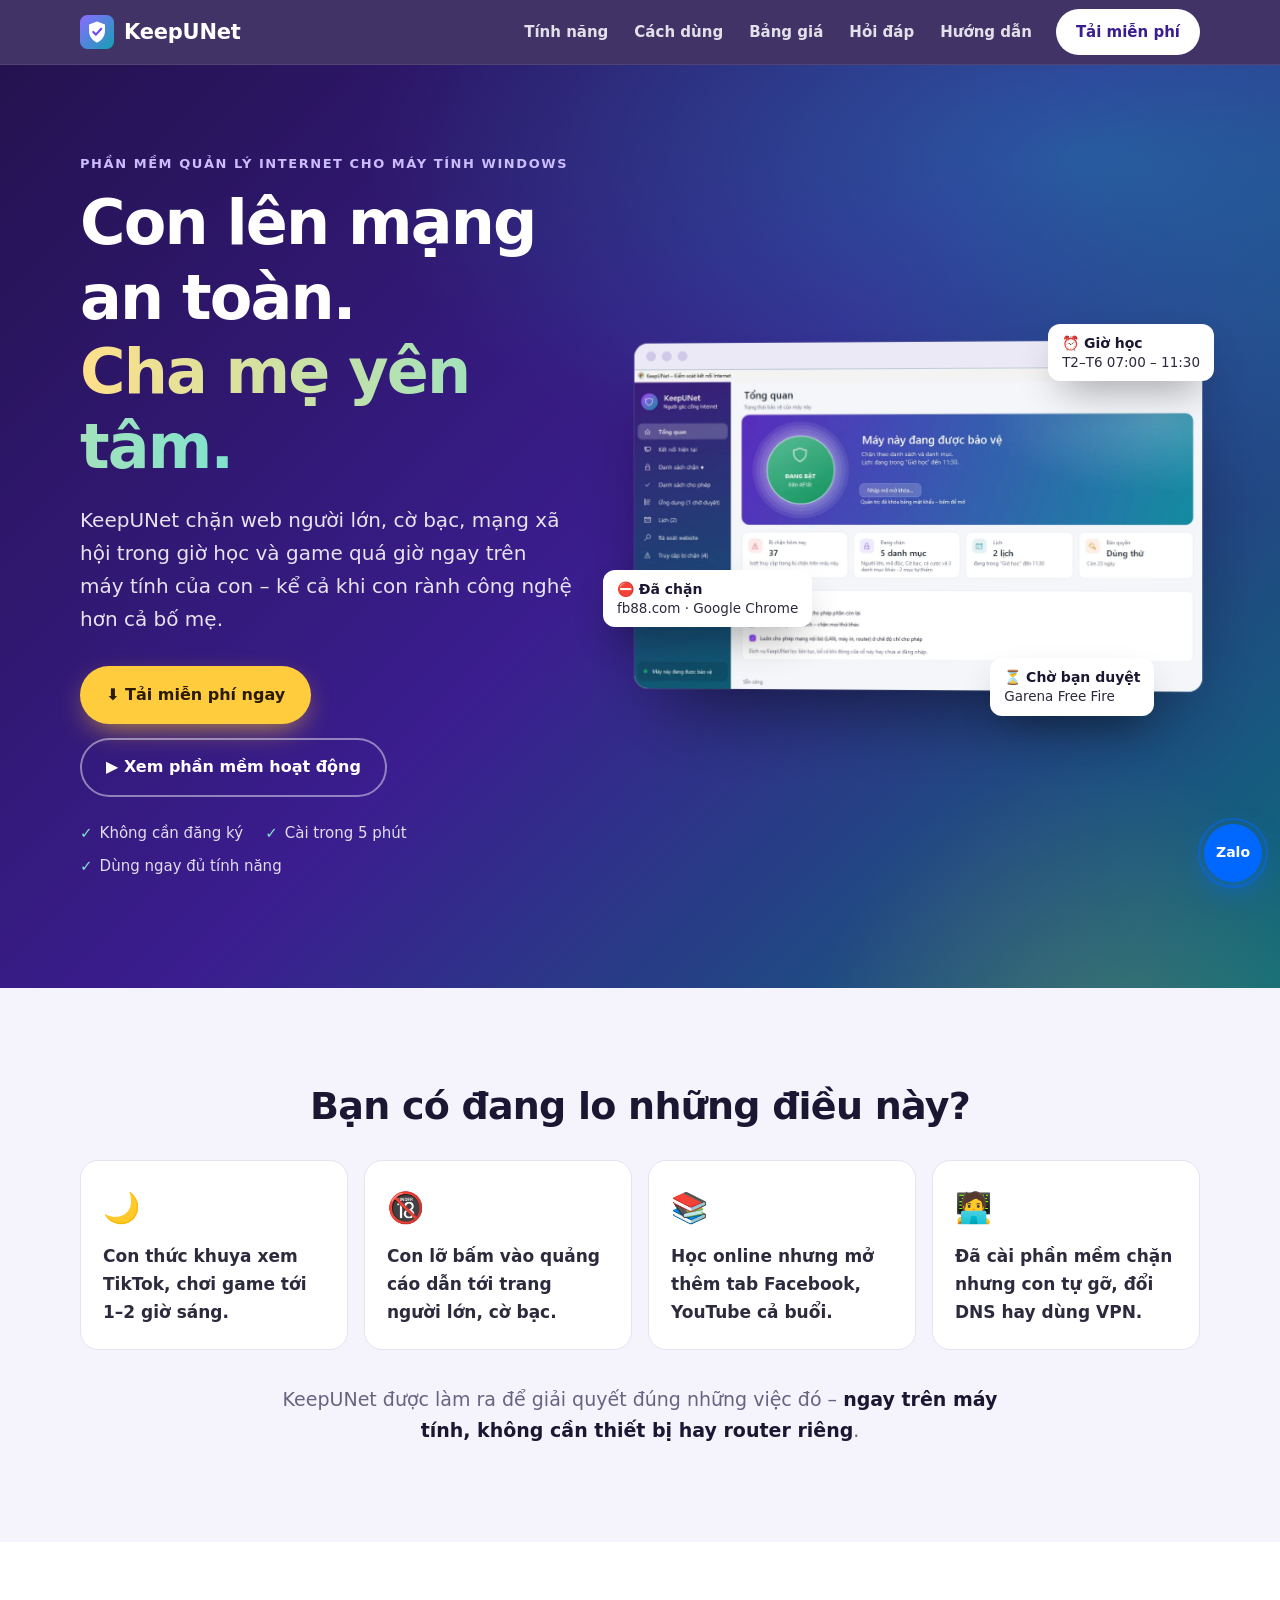
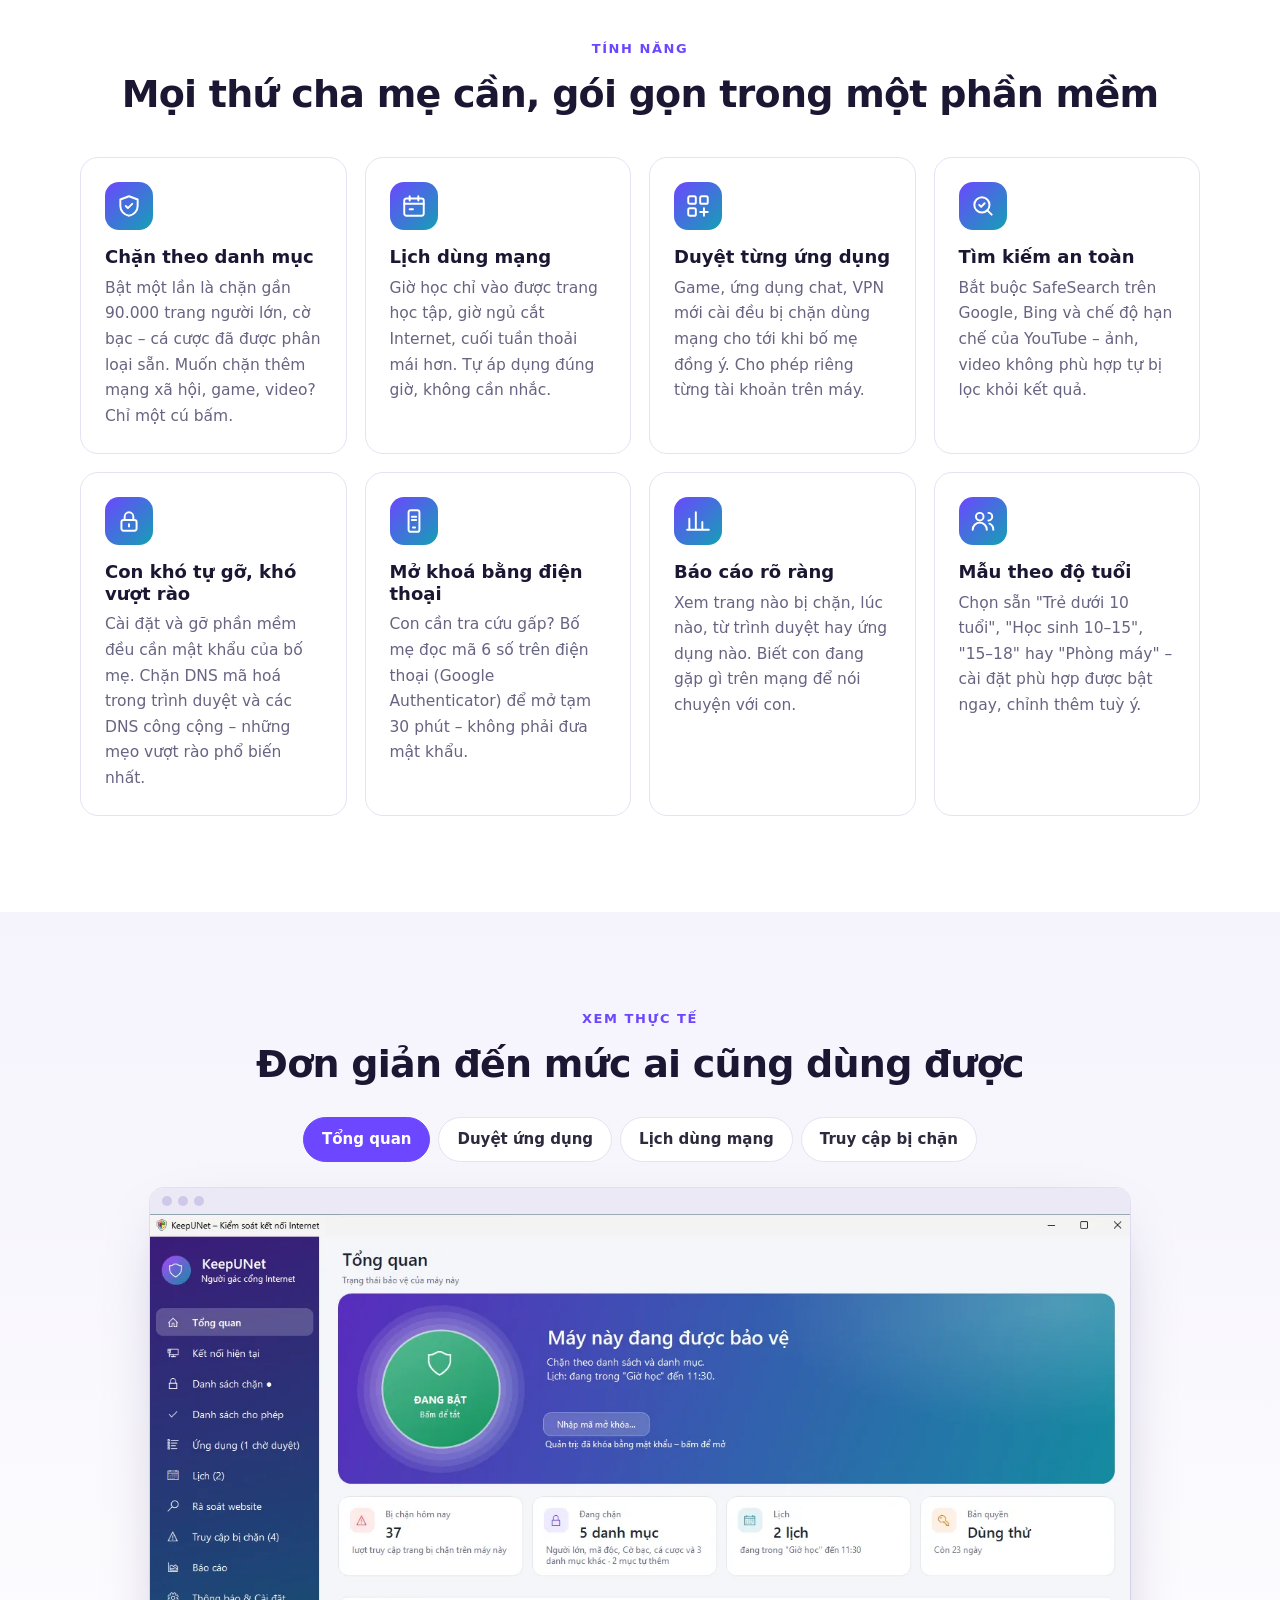
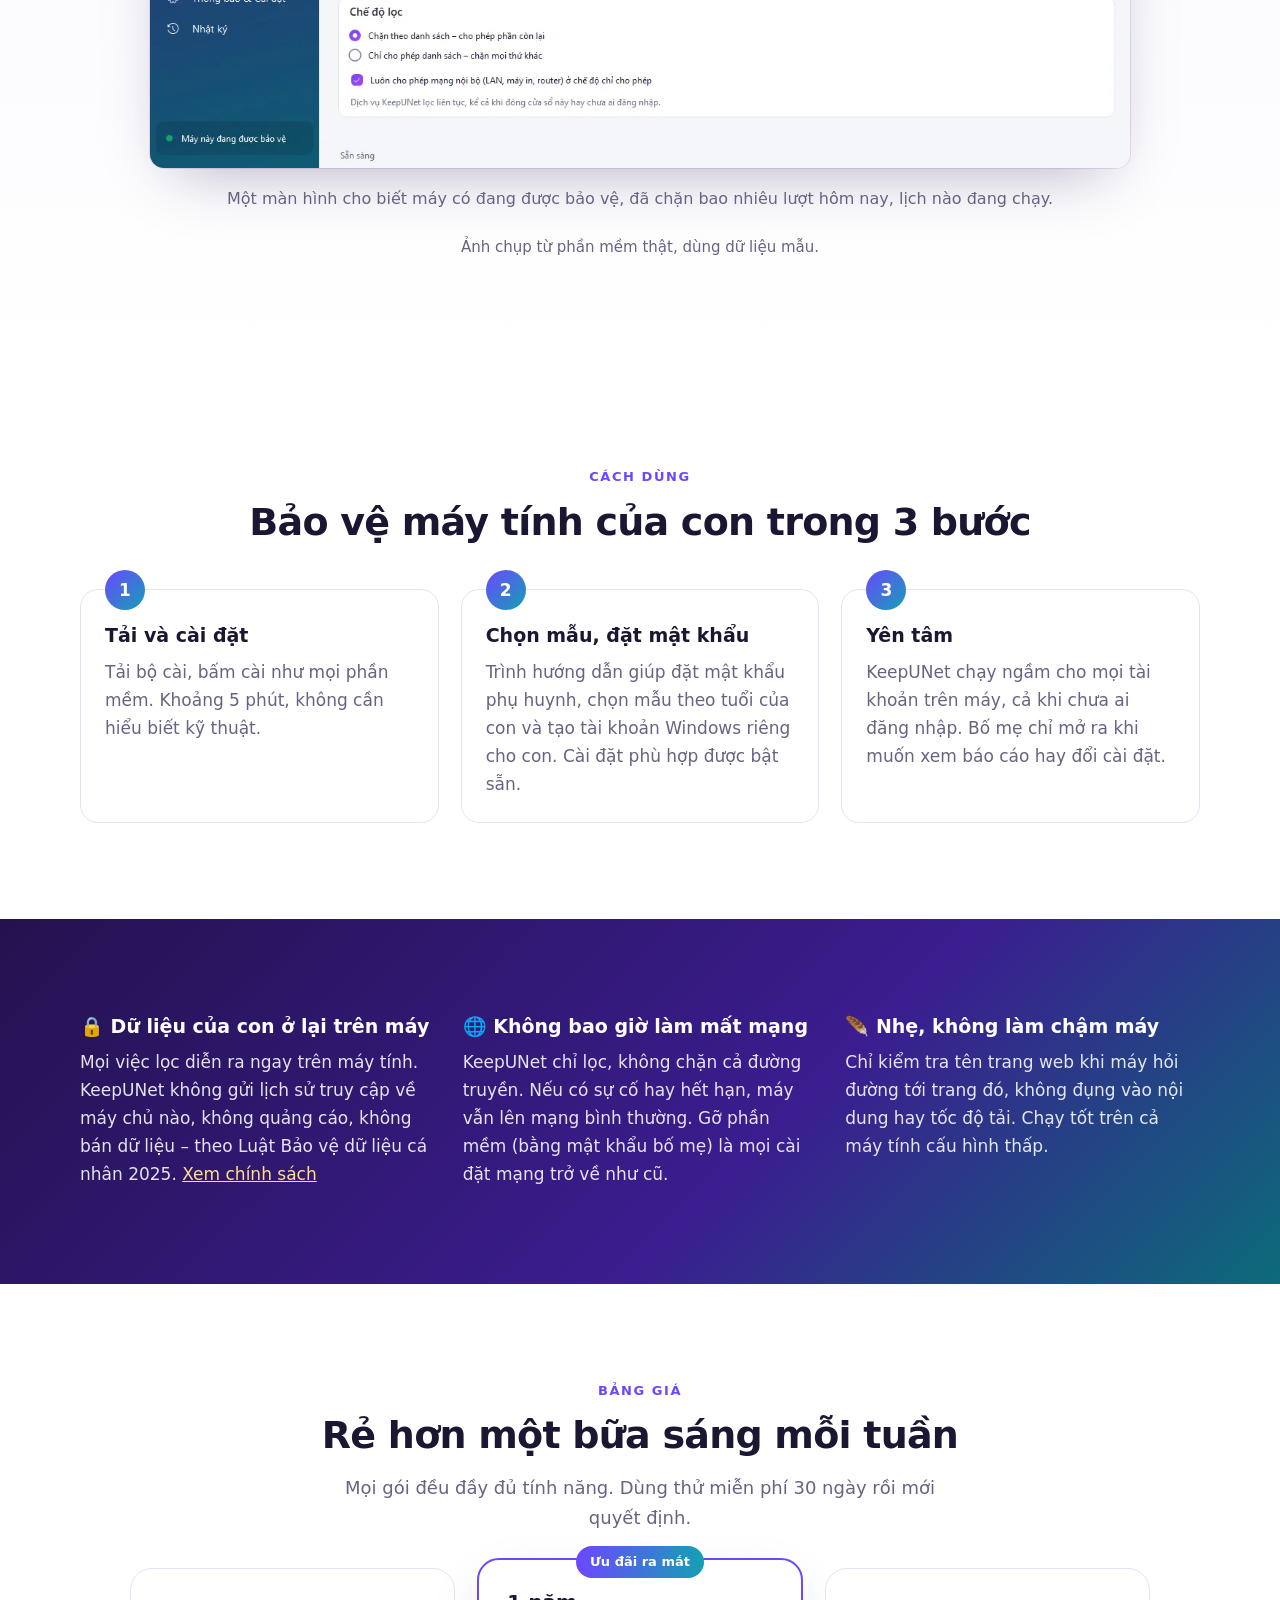
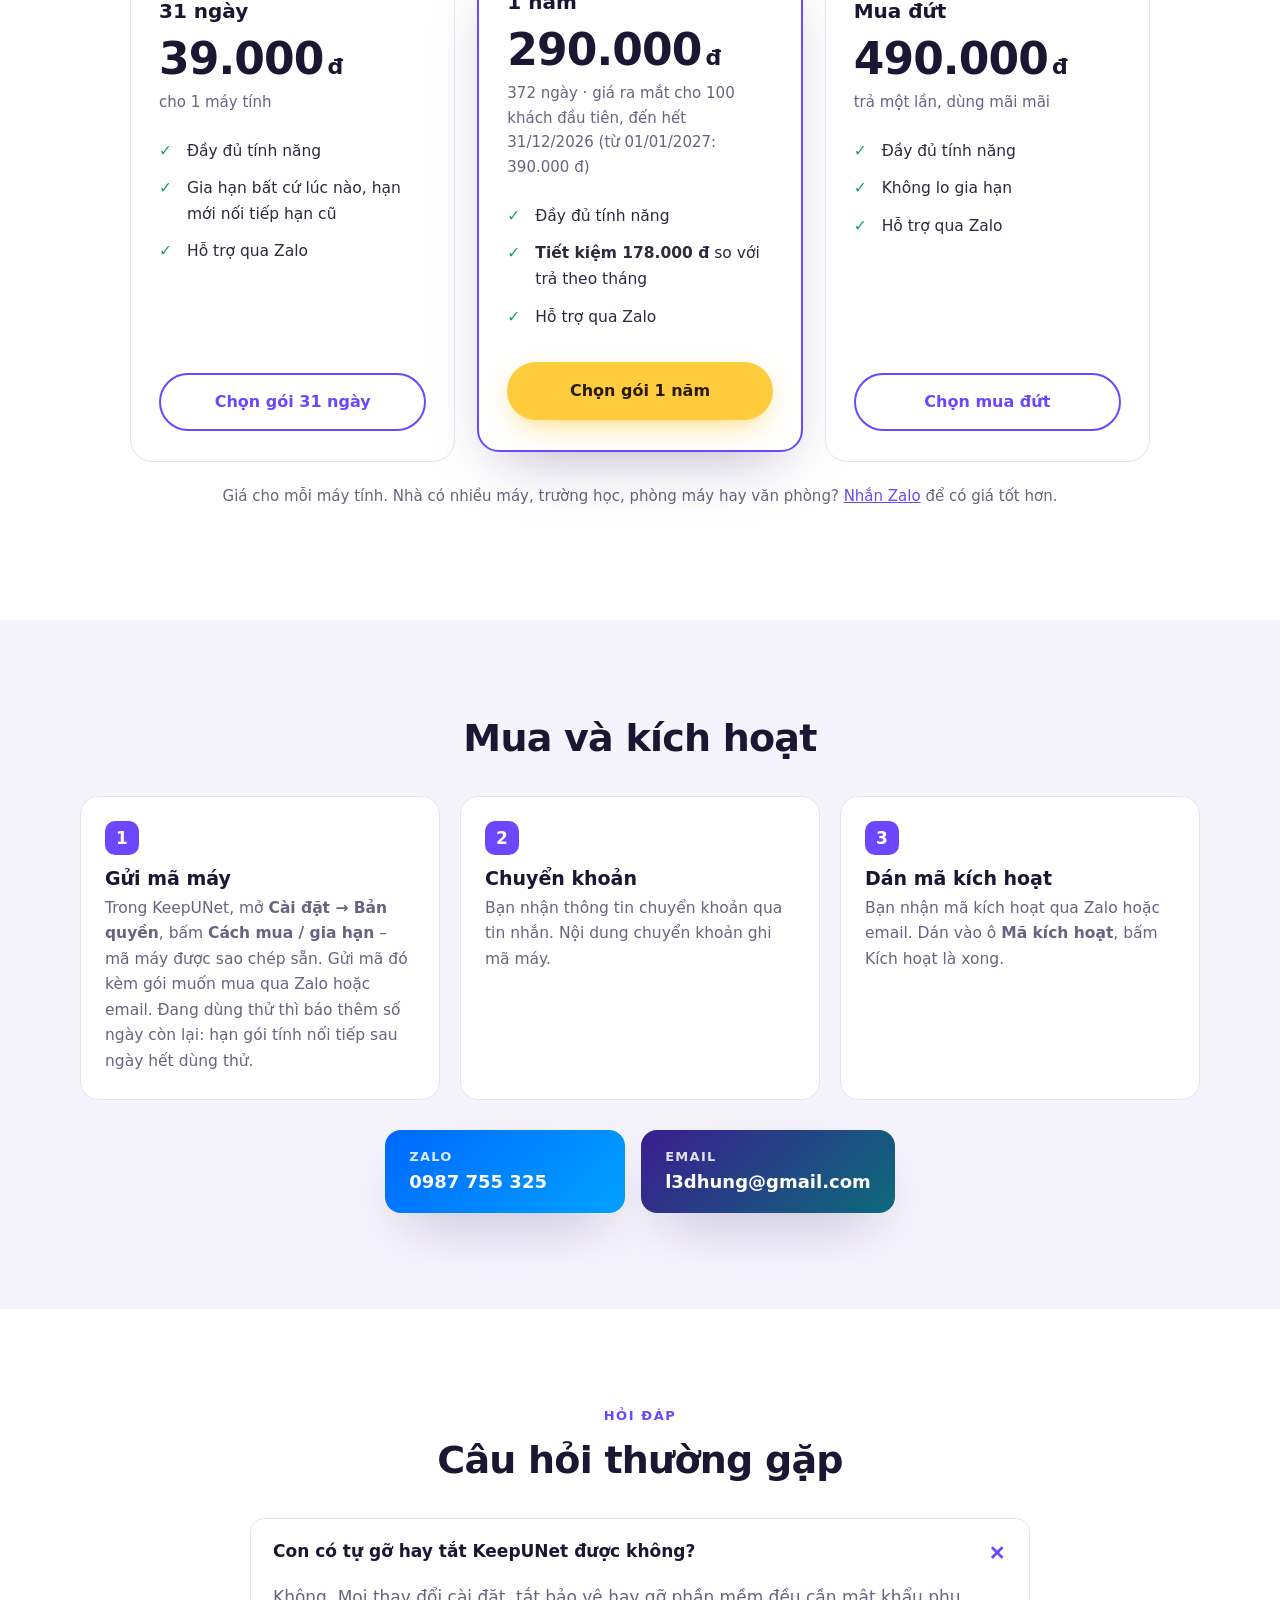
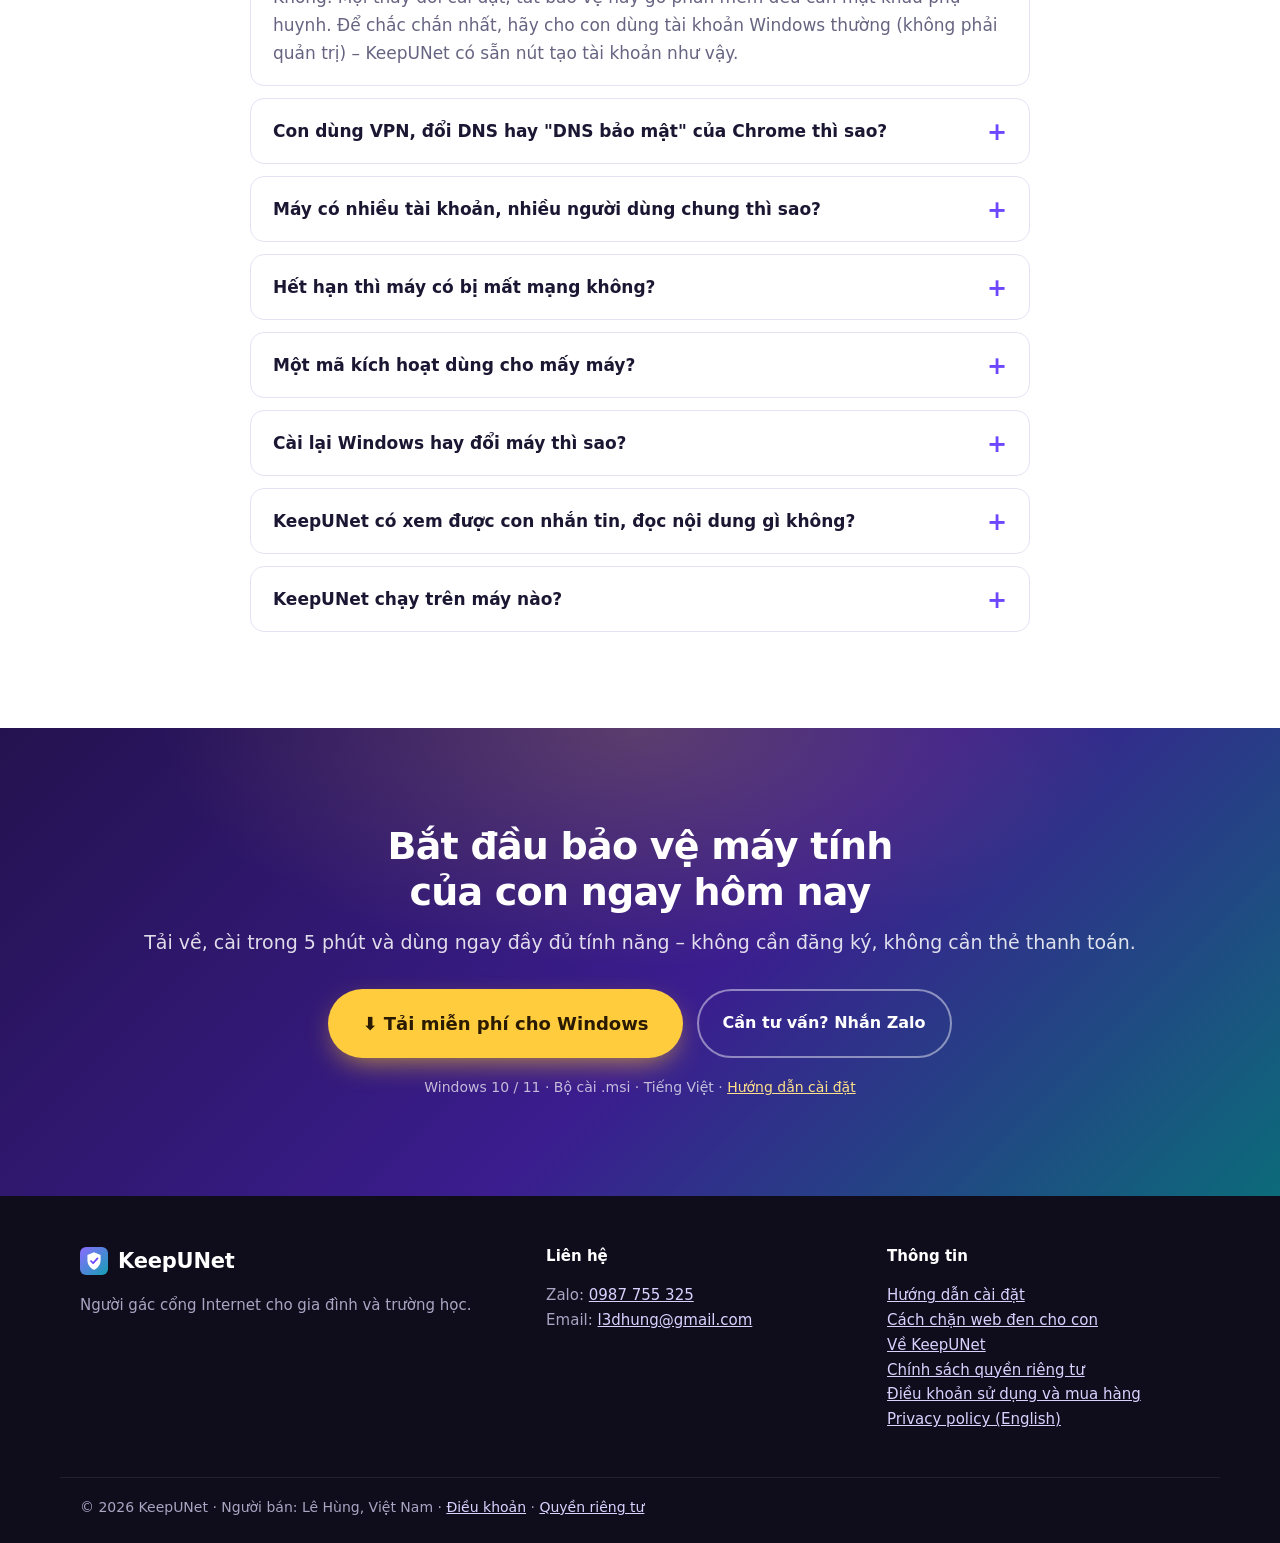
<file: index.html>
<!doctype html>
<html lang="vi">
<head>
<meta charset="utf-8">
<meta name="viewport" content="width=device-width, initial-scale=1">
<title>Phần mềm chặn web đen cho con trên máy tính Windows – KeepUNet</title>
<meta name="description" content="KeepUNet chặn web người lớn, cờ bạc, mạng xã hội trong giờ học và game quá giờ ngay trên máy tính Windows của con. Con khó tự gỡ, khó vượt rào. Tải miễn phí, dùng ngay đủ tính năng.">
<meta name="theme-color" content="#2a1667">
<link rel="icon" href="shield.svg" type="image/svg+xml">
<link rel="icon" href="img/favicon-48.png" sizes="48x48" type="image/png">
<link rel="apple-touch-icon" href="img/apple-touch-icon.png">
<meta name="robots" content="index, follow, max-image-preview:large">
<link rel="canonical" href="https://keepunet.vn/">
<meta property="og:type" content="website">
<meta property="og:locale" content="vi_VN">
<meta property="og:site_name" content="KeepUNet">
<meta property="og:title" content="KeepUNet – Con lên mạng an toàn, cha mẹ yên tâm">
<meta property="og:description" content="Chặn web đen, cờ bạc, game và mạng xã hội theo giờ trên máy tính Windows của con. Tải miễn phí, dùng ngay.">
<meta property="og:url" content="https://keepunet.vn/">
<meta property="og:image" content="https://keepunet.vn/img/og.jpg">
<meta property="og:image:width" content="1200">
<meta property="og:image:height" content="630">
<meta name="twitter:card" content="summary_large_image">
<link rel="stylesheet" href="home.css">
<script type="application/ld+json">
{
 "@context": "https://schema.org",
 "@graph": [
  {
   "@type": "Organization",
   "@id": "https://keepunet.vn/#org",
   "name": "KeepUNet",
   "url": "https://keepunet.vn/",
   "logo": "https://keepunet.vn/img/icon-192.png",
   "email": "l3dhung@gmail.com",
   "sameAs": [
    "https://www.facebook.com/1377880948752546"
   ],
   "contactPoint": {
    "@type": "ContactPoint",
    "contactType": "customer support",
    "telephone": "+84-987-755-325",
    "email": "l3dhung@gmail.com",
    "availableLanguage": "vi"
   }
  },
  {
   "@type": "WebSite",
   "name": "KeepUNet",
   "url": "https://keepunet.vn/",
   "inLanguage": "vi",
   "publisher": {
    "@id": "https://keepunet.vn/#org"
   }
  },
  {
   "@type": "SoftwareApplication",
   "name": "KeepUNet",
   "url": "https://keepunet.vn/",
   "operatingSystem": "Windows 10, Windows 11",
   "applicationCategory": "SecurityApplication",
   "inLanguage": "vi",
   "softwareVersion": "3.0.1",
   "fileSize": "900 KB",
   "downloadUrl": "https://github.com/l3dhung/keepunet-site/releases/latest/download/KeepUNet-Setup.msi",
   "image": "https://keepunet.vn/img/og.jpg",
   "screenshot": "https://keepunet.vn/img/app-tong-quan.webp",
   "description": "Phần mềm chặn web đen, quản lý giờ lên mạng cho con trên máy tính Windows: chặn theo danh mục, lịch dùng mạng, duyệt ứng dụng, chống vượt rào. Dữ liệu ở lại trên máy.",
   "publisher": {
    "@id": "https://keepunet.vn/#org"
   },
   "offers": [
    {
     "@type": "Offer",
     "name": "31 ngày",
     "price": "39000",
     "priceCurrency": "VND"
    },
    {
     "@type": "Offer",
     "name": "1 năm (ưu đãi ra mắt)",
     "price": "290000",
     "priceCurrency": "VND",
     "priceValidUntil": "2026-12-31"
    },
    {
     "@type": "Offer",
     "name": "Mua đứt",
     "price": "490000",
     "priceCurrency": "VND"
    }
   ]
  },
  {
   "@type": "FAQPage",
   "mainEntity": [
    {
     "@type": "Question",
     "name": "Con có tự gỡ hay tắt KeepUNet được không?",
     "acceptedAnswer": {
      "@type": "Answer",
      "text": "Không. Mọi thay đổi cài đặt, tắt bảo vệ hay gỡ phần mềm đều cần mật khẩu phụ huynh. Để chắc chắn nhất, hãy cho con dùng tài khoản Windows thường (không phải quản trị) – KeepUNet có sẵn nút tạo tài khoản như vậy."
     }
    },
    {
     "@type": "Question",
     "name": "Con dùng VPN, đổi DNS hay \"DNS bảo mật\" của Chrome thì sao?",
     "acceptedAnswer": {
      "@type": "Answer",
      "text": "KeepUNet tắt DNS mã hoá trong Chrome, Edge, Firefox, Brave và chặn các máy chủ DNS mã hoá, DNS công cộng phổ biến. Ứng dụng mới cài – kể cả phần mềm VPN – bị chặn dùng mạng trên tài khoản của con cho tới khi bố mẹ đồng ý."
     }
    },
    {
     "@type": "Question",
     "name": "Máy có nhiều tài khoản, nhiều người dùng chung thì sao?",
     "acceptedAnswer": {
      "@type": "Answer",
      "text": "KeepUNet bảo vệ cả máy, cho mọi tài khoản. Phần duyệt ứng dụng có thể cho phép riêng từng tài khoản, ví dụ bố mẹ dùng Zalo bình thường còn tài khoản của con thì không."
     }
    },
    {
     "@type": "Question",
     "name": "Hết hạn thì máy có bị mất mạng không?",
     "acceptedAnswer": {
      "@type": "Answer",
      "text": "Không bao giờ. Hết hạn bạn còn 7 ngày ân hạn; sau đó KeepUNet chỉ ngừng lọc, máy vẫn lên mạng bình thường. Gia hạn bất cứ lúc nào, hạn mới nối tiếp hạn cũ."
     }
    },
    {
     "@type": "Question",
     "name": "Một mã kích hoạt dùng cho mấy máy?",
     "acceptedAnswer": {
      "@type": "Answer",
      "text": "Mỗi mã dành cho một máy tính. Nhà có nhiều máy thì mỗi máy một mã – nhắn Zalo để có giá tốt hơn khi mua nhiều."
     }
    },
    {
     "@type": "Question",
     "name": "Cài lại Windows hay đổi máy thì sao?",
     "acceptedAnswer": {
      "@type": "Answer",
      "text": "Cài lại Windows vẫn dùng lại được mã cũ. Thay bo mạch chủ hoặc chuyển sang máy khác thì nhắn Zalo để được chuyển phần hạn còn lại sang máy mới, miễn phí."
     }
    },
    {
     "@type": "Question",
     "name": "KeepUNet có xem được con nhắn tin, đọc nội dung gì không?",
     "acceptedAnswer": {
      "@type": "Answer",
      "text": "Không. KeepUNet chỉ biết tên trang web mà máy truy cập (ví dụ tiktok.com), không đọc nội dung trang, tin nhắn hay mật khẩu. Ghi lại các trang đã vào là tuỳ chọn, mặc định tắt, và người dùng máy được thông báo khi bật."
     }
    },
    {
     "@type": "Question",
     "name": "KeepUNet chạy trên máy nào?",
     "acceptedAnswer": {
      "@type": "Answer",
      "text": "Máy tính Windows 10 và Windows 11. Hiện chưa có bản cho macOS hay điện thoại."
     }
    }
   ]
  }
 ]
}
</script>
</head>
<body>

<header class="top" id="top">
  <div class="wrap bar">
    <a class="brand" href="#top"><img src="shield.svg" width="34" height="34" alt="">KeepUNet</a>
    <nav class="menu" aria-label="Mục lục">
      <a href="#tinh-nang">Tính năng</a>
      <a href="#cach-dung">Cách dùng</a>
      <a href="#bang-gia">Bảng giá</a>
      <a href="#hoi-dap">Hỏi đáp</a>
      <a href="huong-dan-cai-dat.html">Hướng dẫn</a>
    </nav>
    <a class="btn btn-small btn-light" href="https://github.com/l3dhung/keepunet-site/releases/latest/download/KeepUNet-Setup.msi">Tải miễn phí</a>
  </div>
</header>

<section class="hero">
  <div class="glow" aria-hidden="true"></div>
  <div class="wrap hero-grid">
    <div class="hero-copy">
      <p class="eyebrow">Phần mềm quản lý Internet cho máy tính Windows</p>
      <h1>Con lên mạng<br>an toàn.<br><span>Cha mẹ yên tâm.</span></h1>
      <p class="lead">KeepUNet chặn web người lớn, cờ bạc, mạng xã hội trong giờ học và game quá giờ ngay trên máy tính của con – kể cả khi con rành công nghệ hơn cả bố mẹ.</p>
      <div class="cta-row">
        <a class="btn btn-primary" href="https://github.com/l3dhung/keepunet-site/releases/latest/download/KeepUNet-Setup.msi">⬇ Tải miễn phí ngay</a>
        <a class="btn btn-ghost" href="#xem-thuc-te">▶ Xem phần mềm hoạt động</a>
      </div>
      <ul class="ticks">
        <li>Không cần đăng ký</li>
        <li>Cài trong 5 phút</li>
        <li>Dùng ngay đủ tính năng</li>
      </ul>
    </div>
    <div class="hero-shot">
      <div class="window">
        <div class="window-bar"><i></i><i></i><i></i></div>
        <img src="img/app-tong-quan.webp" srcset="img/app-tong-quan-sm.webp 672w, img/app-tong-quan.webp 1344w" sizes="(max-width: 1020px) 100vw, 640px" width="1344" height="760" alt="Màn hình Tổng quan của KeepUNet: máy đang được bảo vệ, 37 lượt truy cập bị chặn hôm nay, 5 danh mục, 2 lịch" fetchpriority="high">
      </div>
      <div class="float f1"><b>⛔ Đã chặn</b>fb88.com · Google Chrome</div>
      <div class="float f2"><b>⏰ Giờ học</b>T2–T6 07:00 – 11:30</div>
      <div class="float f3"><b>⏳ Chờ bạn duyệt</b>Garena Free Fire</div>
    </div>
  </div>
</section>

<section class="worry">
  <div class="wrap">
    <h2 class="center">Bạn có đang lo những điều này?</h2>
    <div class="worry-grid">
      <div class="worry-item"><span>🌙</span><p>Con thức khuya xem TikTok, chơi game tới 1–2 giờ sáng.</p></div>
      <div class="worry-item"><span>🔞</span><p>Con lỡ bấm vào quảng cáo dẫn tới trang người lớn, cờ bạc.</p></div>
      <div class="worry-item"><span>📚</span><p>Học online nhưng mở thêm tab Facebook, YouTube cả buổi.</p></div>
      <div class="worry-item"><span>🧑‍💻</span><p>Đã cài phần mềm chặn nhưng con tự gỡ, đổi DNS hay dùng VPN.</p></div>
    </div>
    <p class="worry-answer">KeepUNet được làm ra để giải quyết đúng những việc đó – <b>ngay trên máy tính, không cần thiết bị hay router riêng</b>.</p>
  </div>
</section>

<section class="features" id="tinh-nang">
  <div class="wrap">
    <p class="eyebrow dark center">Tính năng</p>
    <h2 class="center">Mọi thứ cha mẹ cần, gói gọn trong một phần mềm</h2>
    <div class="feat-grid">
      <article class="feat">
        <div class="ico"><svg viewBox="0 0 24 24"><path d="M12 3 4 6v6c0 4.5 3.4 8.3 8 9 4.6-.7 8-4.5 8-9V6z"/><path d="m9 12 2 2 4-4"/></svg></div>
        <h3>Chặn theo danh mục</h3>
        <p>Bật một lần là chặn gần 90.000 trang người lớn, cờ bạc – cá cược đã được phân loại sẵn. Muốn chặn thêm mạng xã hội, game, video? Chỉ một cú bấm.</p>
      </article>
      <article class="feat">
        <div class="ico"><svg viewBox="0 0 24 24"><rect x="3" y="5" width="18" height="16" rx="2"/><path d="M3 10h18M8 3v4M16 3v4M8 15h3"/></svg></div>
        <h3>Lịch dùng mạng</h3>
        <p>Giờ học chỉ vào được trang học tập, giờ ngủ cắt Internet, cuối tuần thoải mái hơn. Tự áp dụng đúng giờ, không cần nhắc.</p>
      </article>
      <article class="feat">
        <div class="ico"><svg viewBox="0 0 24 24"><rect x="3" y="3" width="7" height="7" rx="1.5"/><rect x="14" y="3" width="7" height="7" rx="1.5"/><rect x="3" y="14" width="7" height="7" rx="1.5"/><path d="M14 17.5h7M17.5 14v7"/></svg></div>
        <h3>Duyệt từng ứng dụng</h3>
        <p>Game, ứng dụng chat, VPN mới cài đều bị chặn dùng mạng cho tới khi bố mẹ đồng ý. Cho phép riêng từng tài khoản trên máy.</p>
      </article>
      <article class="feat">
        <div class="ico"><svg viewBox="0 0 24 24"><circle cx="11" cy="11" r="7"/><path d="m20 20-4-4M8.5 11l1.8 1.8 3.2-3.3"/></svg></div>
        <h3>Tìm kiếm an toàn</h3>
        <p>Bắt buộc SafeSearch trên Google, Bing và chế độ hạn chế của YouTube – ảnh, video không phù hợp tự bị lọc khỏi kết quả.</p>
      </article>
      <article class="feat">
        <div class="ico"><svg viewBox="0 0 24 24"><rect x="5" y="11" width="14" height="10" rx="2"/><path d="M8 11V8a4 4 0 0 1 8 0v3M12 15v2"/></svg></div>
        <h3>Con khó tự gỡ, khó vượt rào</h3>
        <p>Cài đặt và gỡ phần mềm đều cần mật khẩu của bố mẹ. Chặn DNS mã hoá trong trình duyệt và các DNS công cộng – những mẹo vượt rào phổ biến nhất.</p>
      </article>
      <article class="feat">
        <div class="ico"><svg viewBox="0 0 24 24"><rect x="7" y="2" width="10" height="20" rx="2"/><path d="M11 18h2M10 8h4M10 11h4"/></svg></div>
        <h3>Mở khoá bằng điện thoại</h3>
        <p>Con cần tra cứu gấp? Bố mẹ đọc mã 6 số trên điện thoại (Google Authenticator) để mở tạm 30 phút – không phải đưa mật khẩu.</p>
      </article>
      <article class="feat">
        <div class="ico"><svg viewBox="0 0 24 24"><path d="M4 20V10M10 20V4M16 20v-7M22 20H2"/></svg></div>
        <h3>Báo cáo rõ ràng</h3>
        <p>Xem trang nào bị chặn, lúc nào, từ trình duyệt hay ứng dụng nào. Biết con đang gặp gì trên mạng để nói chuyện với con.</p>
      </article>
      <article class="feat">
        <div class="ico"><svg viewBox="0 0 24 24"><circle cx="9" cy="8" r="3.5"/><path d="M2.5 20a6.5 6.5 0 0 1 13 0M17 4.5a3.5 3.5 0 0 1 0 7M21.5 20a6 6 0 0 0-3.5-5.5"/></svg></div>
        <h3>Mẫu theo độ tuổi</h3>
        <p>Chọn sẵn "Trẻ dưới 10 tuổi", "Học sinh 10–15", "15–18" hay "Phòng máy" – cài đặt phù hợp được bật ngay, chỉnh thêm tuỳ ý.</p>
      </article>
    </div>
  </div>
</section>

<section class="tour" id="xem-thuc-te">
  <div class="wrap">
    <p class="eyebrow dark center">Xem thực tế</p>
    <h2 class="center">Đơn giản đến mức ai cũng dùng được</h2>
    <div class="tabs" role="tablist">
      <button role="tab" aria-selected="true" data-img="img/app-tong-quan.webp" data-cap="Một màn hình cho biết máy có đang được bảo vệ, đã chặn bao nhiêu lượt hôm nay, lịch nào đang chạy.">Tổng quan</button>
      <button role="tab" aria-selected="false" data-img="img/app-ung-dung.webp" data-cap="Ứng dụng mới dùng Internet phải chờ bố mẹ duyệt. Chặn Roblox cho mọi tài khoản, chỉ chặn Zalo với tài khoản của con.">Duyệt ứng dụng</button>
      <button role="tab" aria-selected="false" data-img="img/app-lich.webp" data-cap="Giờ học, giờ ngủ theo từng ngày trong tuần. Gắn lịch cho từng mục: ví dụ chỉ chặn Facebook trong giờ học.">Lịch dùng mạng</button>
      <button role="tab" aria-selected="false" data-img="img/app-truy-cap.webp" data-cap="Danh sách lần truy cập bị chặn: trang web, thời gian, trình duyệt hay ứng dụng đã mở.">Truy cập bị chặn</button>
    </div>
    <figure class="tour-shot">
      <div class="window">
        <div class="window-bar"><i></i><i></i><i></i></div>
        <img id="tourImg" src="img/app-tong-quan.webp" width="1344" height="760" alt="Ảnh chụp màn hình KeepUNet" loading="lazy">
      </div>
      <figcaption id="tourCap">Một màn hình cho biết máy có đang được bảo vệ, đã chặn bao nhiêu lượt hôm nay, lịch nào đang chạy.</figcaption>
    </figure>
    <p class="note center">Ảnh chụp từ phần mềm thật, dùng dữ liệu mẫu.</p>
  </div>
</section>

<section class="steps-sec" id="cach-dung">
  <div class="wrap">
    <p class="eyebrow dark center">Cách dùng</p>
    <h2 class="center">Bảo vệ máy tính của con trong 3 bước</h2>
    <ol class="steps">
      <li><b>Tải và cài đặt</b><span>Tải bộ cài, bấm cài như mọi phần mềm. Khoảng 5 phút, không cần hiểu biết kỹ thuật.</span></li>
      <li><b>Chọn mẫu, đặt mật khẩu</b><span>Trình hướng dẫn giúp đặt mật khẩu phụ huynh, chọn mẫu theo tuổi của con và tạo tài khoản Windows riêng cho con. Cài đặt phù hợp được bật sẵn.</span></li>
      <li><b>Yên tâm</b><span>KeepUNet chạy ngầm cho mọi tài khoản trên máy, cả khi chưa ai đăng nhập. Bố mẹ chỉ mở ra khi muốn xem báo cáo hay đổi cài đặt.</span></li>
    </ol>
  </div>
</section>

<section class="trust">
  <div class="wrap trust-grid">
    <div class="trust-item">
      <h3>🔒 Dữ liệu của con ở lại trên máy</h3>
      <p>Mọi việc lọc diễn ra ngay trên máy tính. KeepUNet không gửi lịch sử truy cập về máy chủ nào, không quảng cáo, không bán dữ liệu – theo Luật Bảo vệ dữ liệu cá nhân 2025. <a href="privacy.html">Xem chính sách</a></p>
    </div>
    <div class="trust-item">
      <h3>🌐 Không bao giờ làm mất mạng</h3>
      <p>KeepUNet chỉ lọc, không chặn cả đường truyền. Nếu có sự cố hay hết hạn, máy vẫn lên mạng bình thường. Gỡ phần mềm (bằng mật khẩu bố mẹ) là mọi cài đặt mạng trở về như cũ.</p>
    </div>
    <div class="trust-item">
      <h3>🪶 Nhẹ, không làm chậm máy</h3>
      <p>Chỉ kiểm tra tên trang web khi máy hỏi đường tới trang đó, không đụng vào nội dung hay tốc độ tải. Chạy tốt trên cả máy tính cấu hình thấp.</p>
    </div>
  </div>
</section>

<section class="pricing" id="bang-gia">
  <div class="wrap">
    <p class="eyebrow dark center">Bảng giá</p>
    <h2 class="center">Rẻ hơn một bữa sáng mỗi tuần</h2>
    <p class="sub center">Mọi gói đều đầy đủ tính năng. Dùng thử miễn phí 30 ngày rồi mới quyết định.</p>
    <div class="price-grid">
      <div class="price">
        <h3>31 ngày</h3>
        <p class="amount">39.000<small>đ</small></p>
        <p class="per">cho 1 máy tính</p>
        <ul>
          <li>Đầy đủ tính năng</li>
          <li>Gia hạn bất cứ lúc nào, hạn mới nối tiếp hạn cũ</li>
          <li>Hỗ trợ qua Zalo</li>
        </ul>
        <a class="btn btn-outline" href="#mua">Chọn gói 31 ngày</a>
      </div>
      <div class="price best">
        <span class="tag">Ưu đãi ra mắt</span>
        <h3>1 năm</h3>
        <p class="amount">290.000<small>đ</small></p>
        <p class="per">372 ngày · giá ra mắt cho 100 khách đầu tiên, đến hết 31/12/2026 (từ 01/01/2027: 390.000 đ)</p>
        <ul>
          <li>Đầy đủ tính năng</li>
          <li><b>Tiết kiệm 178.000 đ</b> so với trả theo tháng</li>
          <li>Hỗ trợ qua Zalo</li>
        </ul>
        <a class="btn btn-primary" href="#mua">Chọn gói 1 năm</a>
      </div>
      <div class="price">
        <h3>Mua đứt</h3>
        <p class="amount">490.000<small>đ</small></p>
        <p class="per">trả một lần, dùng mãi mãi</p>
        <ul>
          <li>Đầy đủ tính năng</li>
          <li>Không lo gia hạn</li>
          <li>Hỗ trợ qua Zalo</li>
        </ul>
        <a class="btn btn-outline" href="#mua">Chọn mua đứt</a>
      </div>
    </div>
    <p class="note center">Giá cho mỗi máy tính. Nhà có nhiều máy, trường học, phòng máy hay văn phòng? <a href="https://zalo.me/0987755325" target="_blank" rel="noopener">Nhắn Zalo</a> để có giá tốt hơn.</p>
  </div>
</section>

<section class="buy" id="mua">
  <div class="wrap">
    <h2 class="center">Mua và kích hoạt</h2>
    <div class="buy-grid">
      <div class="buy-step"><span class="num">1</span><h3>Gửi mã máy</h3><p>Trong KeepUNet, mở <b>Cài đặt → Bản quyền</b>, bấm <b>Cách mua / gia hạn</b> – mã máy được sao chép sẵn. Gửi mã đó kèm gói muốn mua qua Zalo hoặc email. Đang dùng thử thì báo thêm số ngày còn lại: hạn gói tính nối tiếp sau ngày hết dùng thử.</p></div>
      <div class="buy-step"><span class="num">2</span><h3>Chuyển khoản</h3><p>Bạn nhận thông tin chuyển khoản qua tin nhắn. Nội dung chuyển khoản ghi mã máy.</p></div>
      <div class="buy-step"><span class="num">3</span><h3>Dán mã kích hoạt</h3><p>Bạn nhận mã kích hoạt qua Zalo hoặc email. Dán vào ô <b>Mã kích hoạt</b>, bấm Kích hoạt là xong.</p></div>
    </div>
    <div class="contact-row">
      <a class="contact zalo" href="https://zalo.me/0987755325" target="_blank" rel="noopener"><b>Zalo</b>0987 755 325</a>
      <a class="contact mail" href="mailto:l3dhung@gmail.com?subject=Mua%20KeepUNet"><b>Email</b>l3dhung@gmail.com</a>
    </div>
  </div>
</section>

<section class="faq" id="hoi-dap">
  <div class="wrap narrow">
    <p class="eyebrow dark center">Hỏi đáp</p>
    <h2 class="center">Câu hỏi thường gặp</h2>
    <details open>
      <summary>Con có tự gỡ hay tắt KeepUNet được không?</summary>
      <p>Không. Mọi thay đổi cài đặt, tắt bảo vệ hay gỡ phần mềm đều cần mật khẩu phụ huynh. Để chắc chắn nhất, hãy cho con dùng tài khoản Windows thường (không phải quản trị) – KeepUNet có sẵn nút tạo tài khoản như vậy.</p>
    </details>
    <details>
      <summary>Con dùng VPN, đổi DNS hay "DNS bảo mật" của Chrome thì sao?</summary>
      <p>KeepUNet tắt DNS mã hoá trong Chrome, Edge, Firefox, Brave và chặn các máy chủ DNS mã hoá, DNS công cộng phổ biến. Ứng dụng mới cài – kể cả phần mềm VPN – bị chặn dùng mạng trên tài khoản của con cho tới khi bố mẹ đồng ý.</p>
    </details>
    <details>
      <summary>Máy có nhiều tài khoản, nhiều người dùng chung thì sao?</summary>
      <p>KeepUNet bảo vệ cả máy, cho mọi tài khoản. Phần duyệt ứng dụng có thể cho phép riêng từng tài khoản, ví dụ bố mẹ dùng Zalo bình thường còn tài khoản của con thì không.</p>
    </details>
    <details>
      <summary>Hết hạn thì máy có bị mất mạng không?</summary>
      <p>Không bao giờ. Hết hạn bạn còn 7 ngày ân hạn; sau đó KeepUNet chỉ ngừng lọc, máy vẫn lên mạng bình thường. Gia hạn bất cứ lúc nào, hạn mới nối tiếp hạn cũ.</p>
    </details>
    <details>
      <summary>Một mã kích hoạt dùng cho mấy máy?</summary>
      <p>Mỗi mã dành cho một máy tính. Nhà có nhiều máy thì mỗi máy một mã – nhắn Zalo để có giá tốt hơn khi mua nhiều.</p>
    </details>
    <details>
      <summary>Cài lại Windows hay đổi máy thì sao?</summary>
      <p>Cài lại Windows vẫn dùng lại được mã cũ. Thay bo mạch chủ hoặc chuyển sang máy khác thì nhắn Zalo để được chuyển phần hạn còn lại sang máy mới, miễn phí.</p>
    </details>
    <details>
      <summary>KeepUNet có xem được con nhắn tin, đọc nội dung gì không?</summary>
      <p>Không. KeepUNet chỉ biết tên trang web mà máy truy cập (ví dụ tiktok.com), không đọc nội dung trang, tin nhắn hay mật khẩu. Ghi lại các trang đã vào là tuỳ chọn, mặc định tắt, và người dùng máy được thông báo khi bật.</p>
    </details>
    <details>
      <summary>KeepUNet chạy trên máy nào?</summary>
      <p>Máy tính Windows 10 và Windows 11. Hiện chưa có bản cho macOS hay điện thoại.</p>
    </details>
  </div>
</section>

<section class="final" id="tai-ve">
  <div class="wrap center">
    <h2>Bắt đầu bảo vệ máy tính của con ngay hôm nay</h2>
    <p>Tải về, cài trong 5 phút và dùng ngay đầy đủ tính năng – không cần đăng ký, không cần thẻ thanh toán.</p>
    <div class="cta-row center">
      <a class="btn btn-primary btn-big" href="https://github.com/l3dhung/keepunet-site/releases/latest/download/KeepUNet-Setup.msi">⬇ Tải miễn phí cho Windows</a>
      <a class="btn btn-ghost" href="https://zalo.me/0987755325" target="_blank" rel="noopener">Cần tư vấn? Nhắn Zalo</a>
    </div>
    <p class="small">Windows 10 / 11 · Bộ cài .msi · Tiếng Việt · <a href="huong-dan-cai-dat.html" style="color:#ffe08a">Hướng dẫn cài đặt</a></p>
  </div>
</section>

<footer class="foot">
  <div class="wrap foot-grid">
    <div>
      <a class="brand" href="#top"><img src="shield.svg" width="28" height="28" alt="">KeepUNet</a>
      <p>Người gác cổng Internet cho gia đình và trường học.</p>
    </div>
    <div>
      <b>Liên hệ</b>
      <p>Zalo: <a href="https://zalo.me/0987755325" target="_blank" rel="noopener">0987 755 325</a><br>Email: <a href="mailto:l3dhung@gmail.com">l3dhung@gmail.com</a></p>
    </div>
    <div>
      <b>Thông tin</b>
      <p><a href="huong-dan-cai-dat.html">Hướng dẫn cài đặt</a><br><a href="chan-web-den-cho-con.html">Cách chặn web đen cho con</a><br><a href="ve-keepunet.html">Về KeepUNet</a><br><a href="privacy.html">Chính sách quyền riêng tư</a><br><a href="dieu-khoan.html">Điều khoản sử dụng và mua hàng</a><br><a href="privacy.html#en">Privacy policy (English)</a></p>
    </div>
  </div>
  <p class="wrap copy">© 2026 KeepUNet · Người bán: Lê Hùng, Việt Nam · <a href="dieu-khoan.html">Điều khoản</a> · <a href="privacy.html">Quyền riêng tư</a></p>
</footer>

<a class="zalo-float" href="https://zalo.me/0987755325" target="_blank" rel="noopener" aria-label="Nhắn Zalo">Zalo</a>

<script>
document.querySelectorAll(".tabs button").forEach(function (b) {
  b.addEventListener("click", function () {
    document.querySelectorAll(".tabs button").forEach(function (x) { x.setAttribute("aria-selected", x === b ? "true" : "false"); });
    document.getElementById("tourImg").src = b.dataset.img;
    document.getElementById("tourCap").textContent = b.dataset.cap;
  });
});
</script>
</body>
</html>
</file>
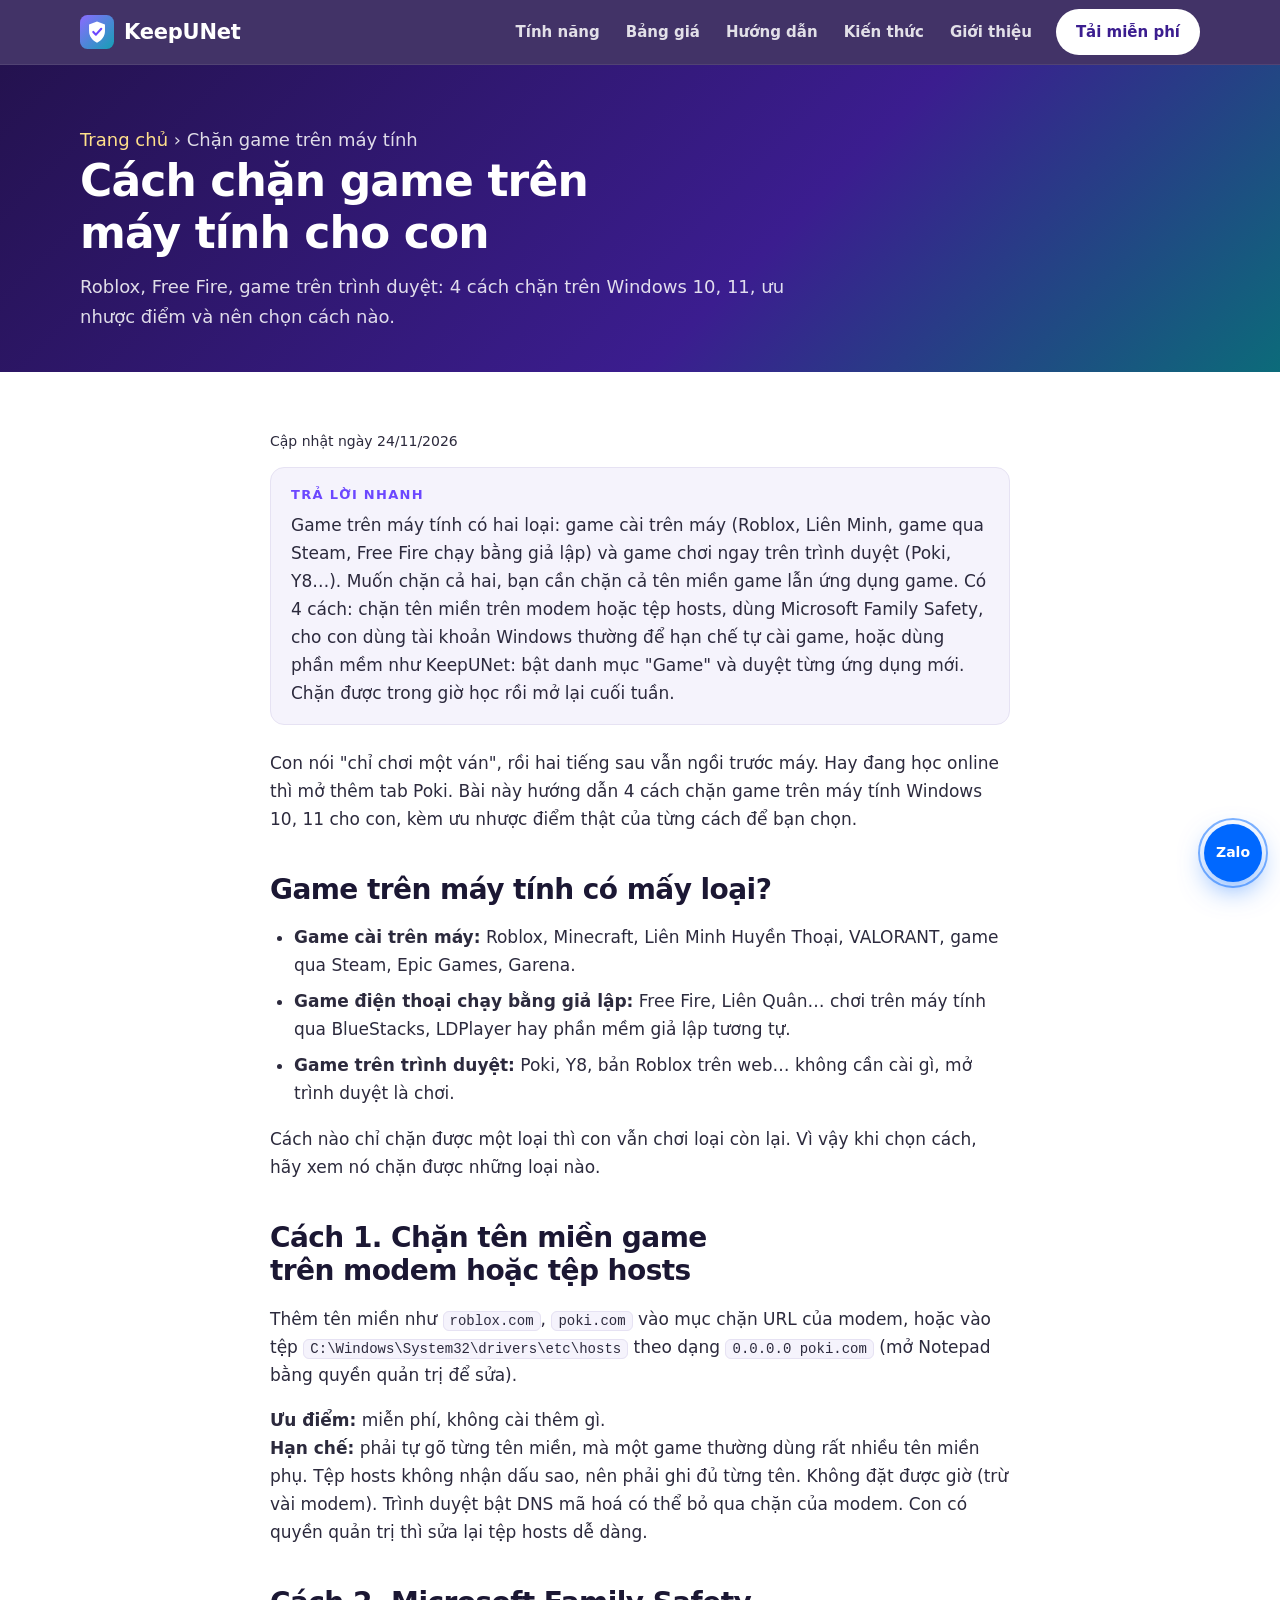
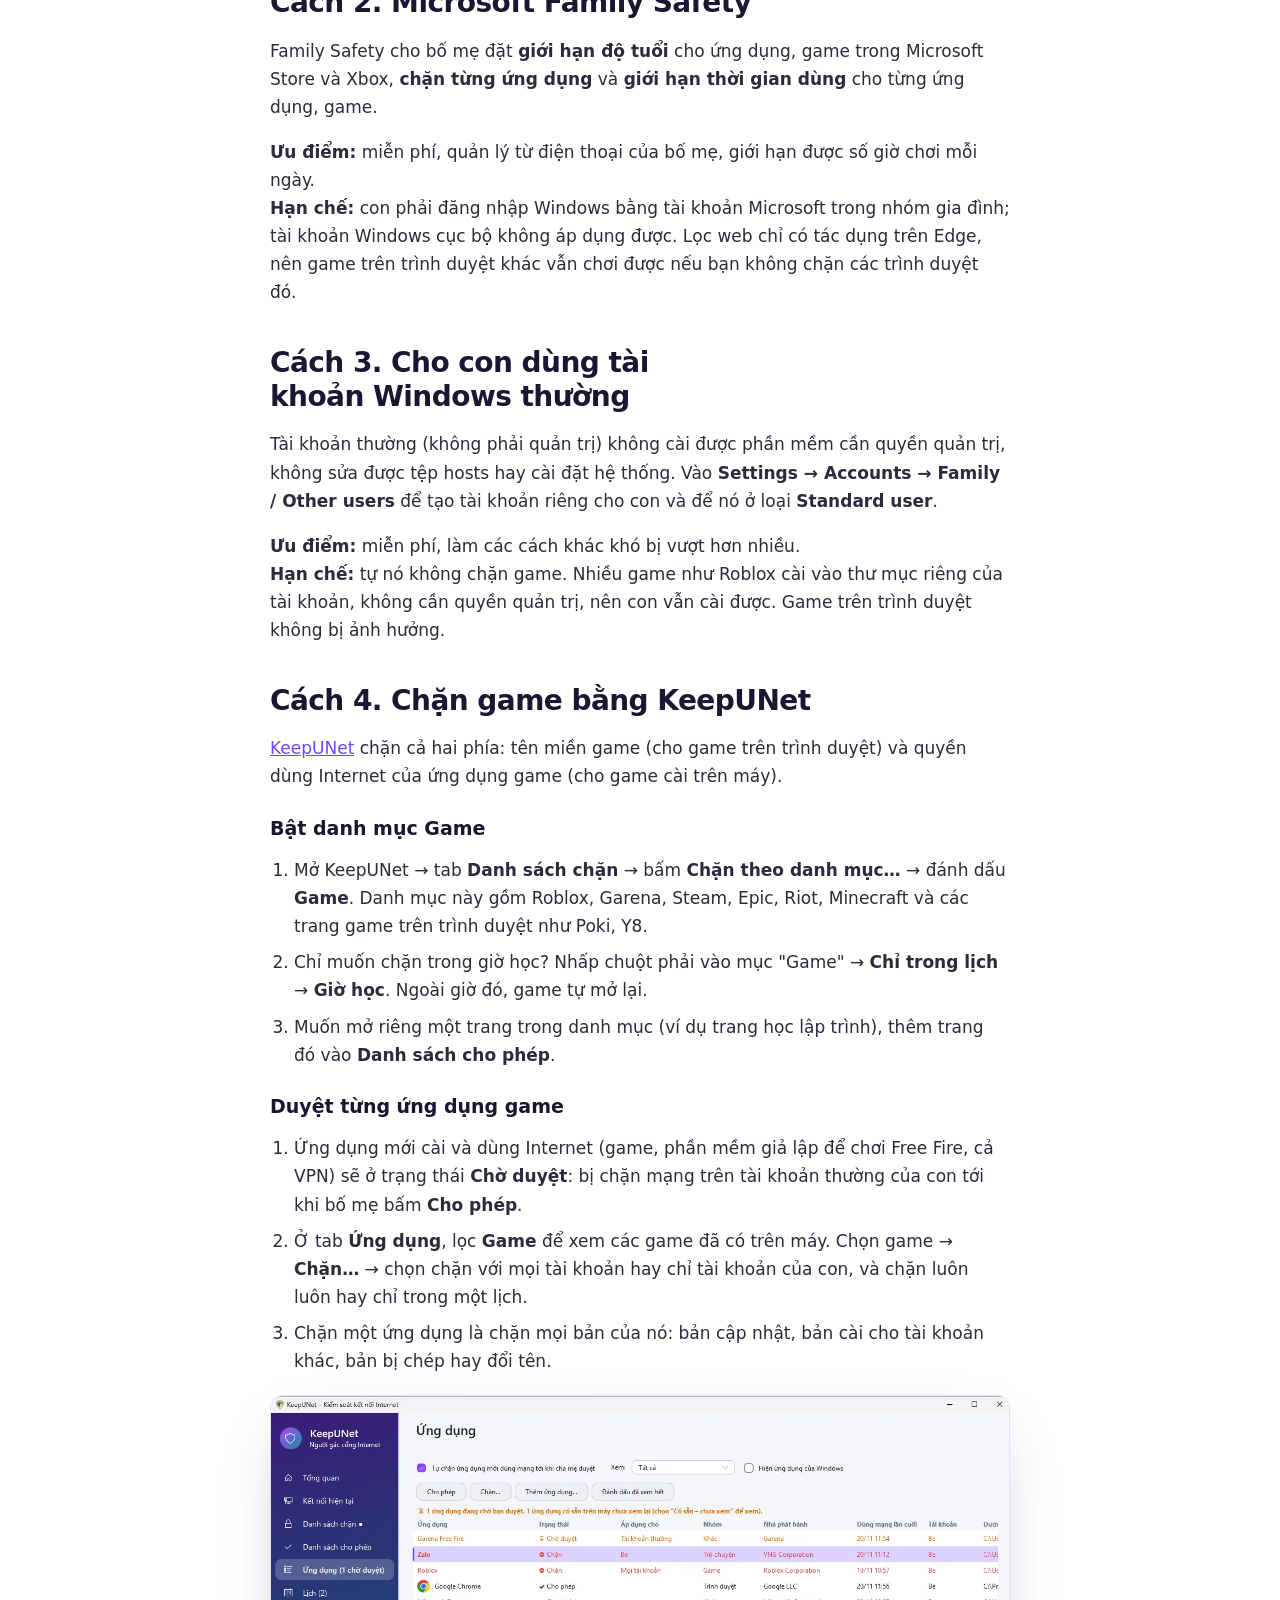
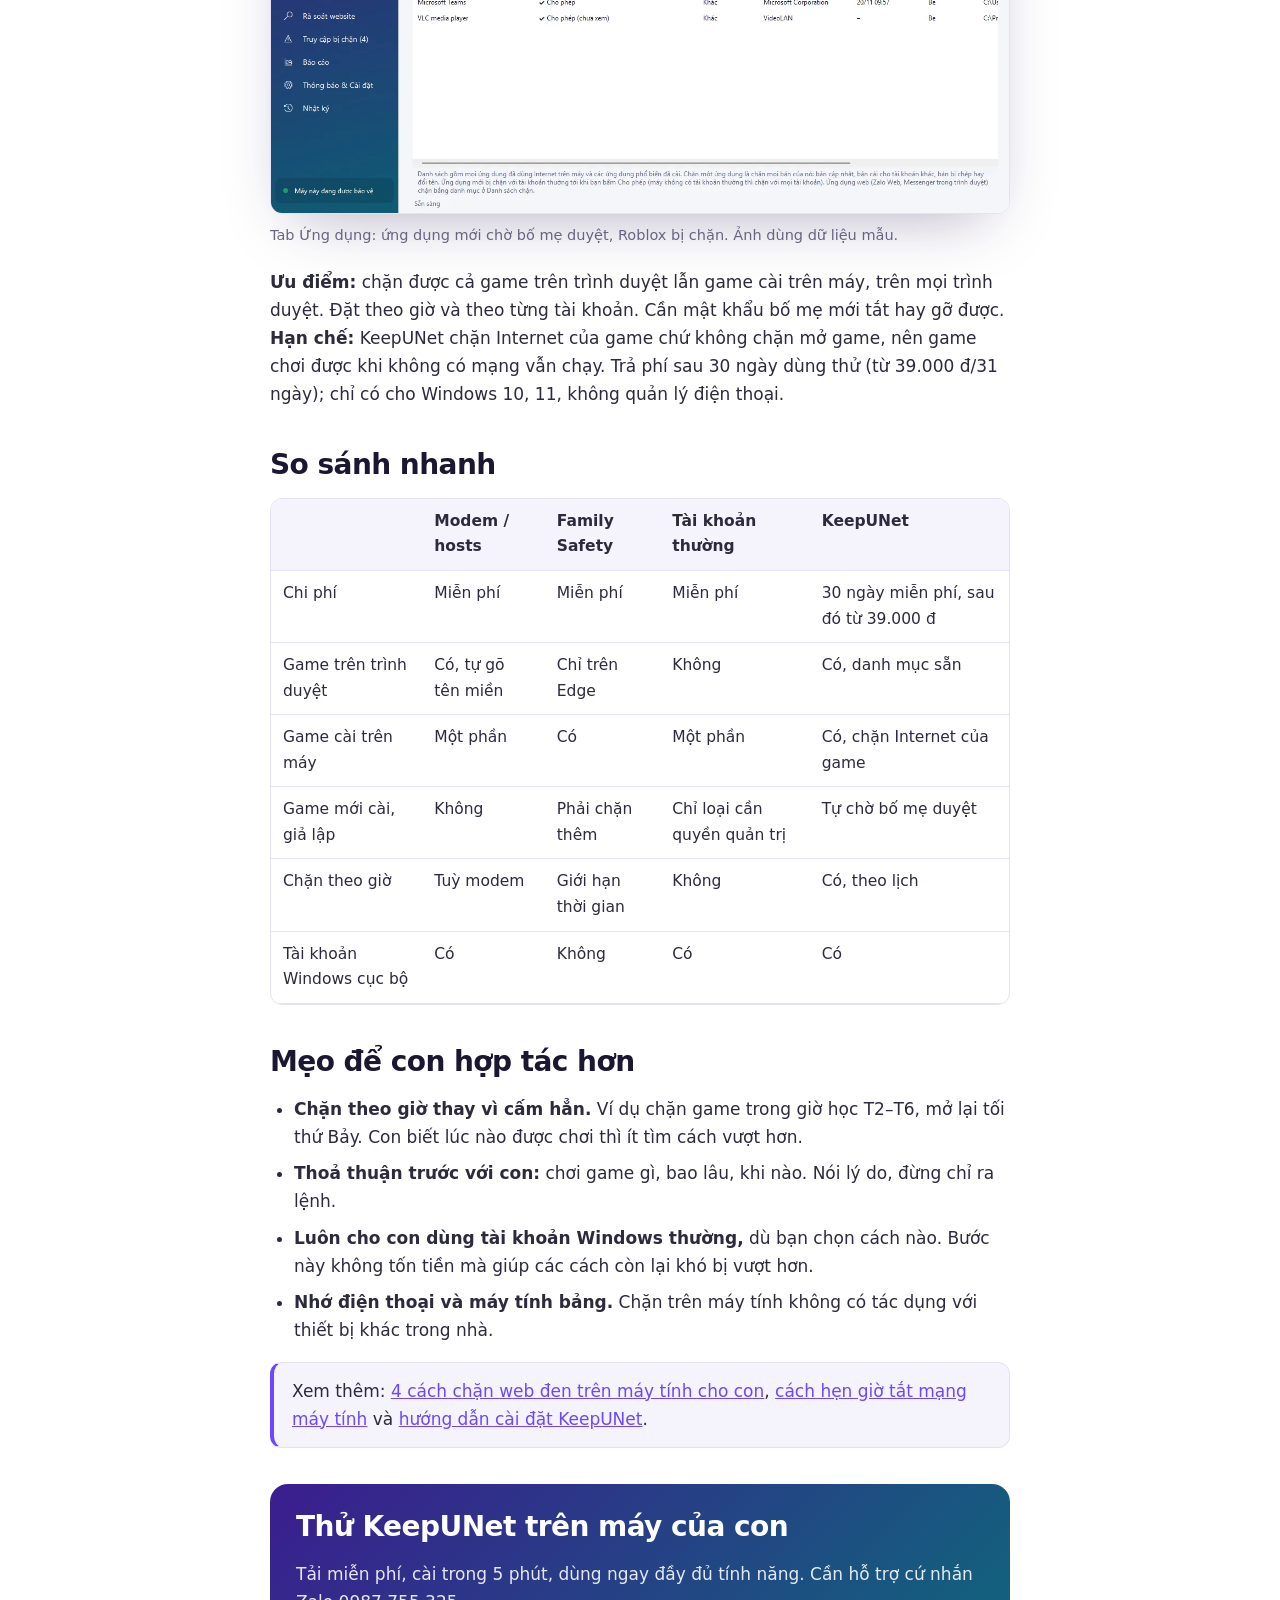
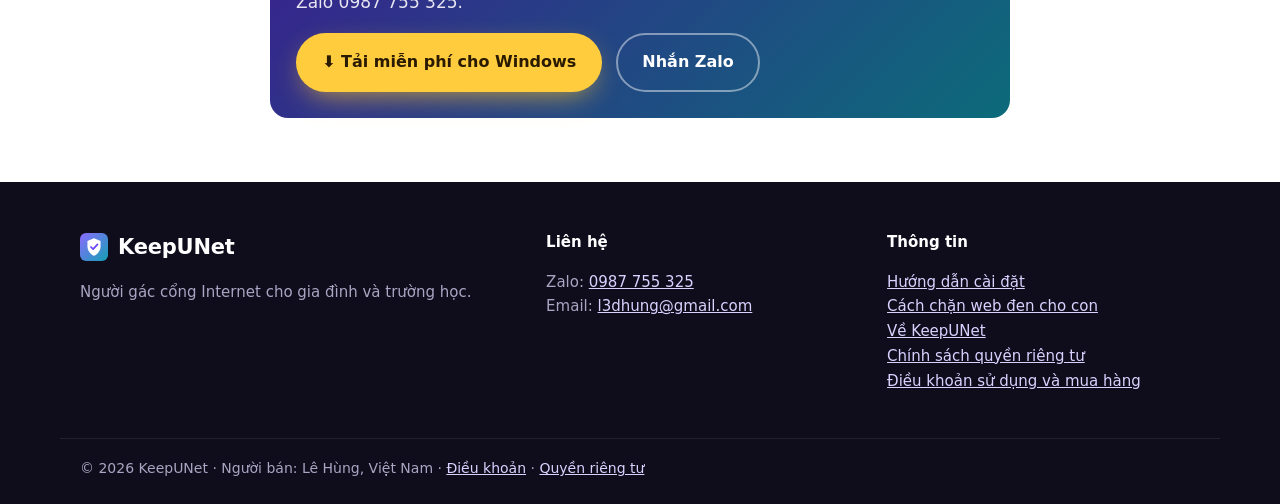
<file: chan-game-tren-may-tinh.html>
<!doctype html>
<html lang="vi">
<head>
<meta charset="utf-8">
<meta name="viewport" content="width=device-width, initial-scale=1">
<title>Cách chặn game trên máy tính cho con (Roblox, Free Fire, game web)</title>
<meta name="description" content="4 cách chặn game trên máy tính Windows 10, 11 cho con: modem/hosts, Microsoft Family Safety, tài khoản Windows thường và KeepUNet. Chặn Roblox, Free Fire, game trên trình duyệt, theo giờ học.">
<meta name="theme-color" content="#2a1667">
<meta name="robots" content="index, follow, max-image-preview:large">
<link rel="canonical" href="https://keepunet.vn/chan-game-tren-may-tinh.html">
<link rel="icon" href="shield.svg" type="image/svg+xml">
<link rel="icon" href="img/favicon-48.png" sizes="48x48" type="image/png">
<link rel="apple-touch-icon" href="img/apple-touch-icon.png">
<meta property="og:type" content="article">
<meta property="og:locale" content="vi_VN">
<meta property="og:site_name" content="KeepUNet">
<meta property="og:title" content="Cách chặn game trên máy tính cho con">
<meta property="og:description" content="4 cách chặn game trên máy tính Windows 10, 11 cho con: modem/hosts, Microsoft Family Safety, tài khoản Windows thường và KeepUNet. Chặn Roblox, Free Fire, game trên trình duyệt, theo giờ học.">
<meta property="og:url" content="https://keepunet.vn/chan-game-tren-may-tinh.html">
<meta property="og:image" content="https://keepunet.vn/img/og.jpg">
<meta name="twitter:card" content="summary_large_image">
<link rel="stylesheet" href="home.css">
<script type="application/ld+json">
{
 "@context": "https://schema.org",
 "@type": "BreadcrumbList",
 "itemListElement": [
  {
   "@type": "ListItem",
   "position": 1,
   "name": "Trang chủ",
   "item": "https://keepunet.vn/"
  },
  {
   "@type": "ListItem",
   "position": 2,
   "name": "Chặn game trên máy tính",
   "item": "https://keepunet.vn/chan-game-tren-may-tinh.html"
  }
 ]
}
</script>
<script type="application/ld+json">
{
 "@context": "https://schema.org",
 "@type": "Article",
 "headline": "Cách chặn game trên máy tính cho con (Roblox, Free Fire, game web)",
 "inLanguage": "vi",
 "datePublished": "2026-11-24",
 "dateModified": "2026-11-24",
 "image": "https://keepunet.vn/img/app-ung-dung.webp",
 "mainEntityOfPage": "https://keepunet.vn/chan-game-tren-may-tinh.html",
 "author": {
  "@type": "Organization",
  "name": "KeepUNet",
  "url": "https://keepunet.vn/"
 },
 "publisher": {
  "@type": "Organization",
  "name": "KeepUNet",
  "logo": {
   "@type": "ImageObject",
   "url": "https://keepunet.vn/img/icon-192.png"
  }
 }
}
</script>
</head>
<body>
<header class="top" id="top">
  <div class="wrap bar">
    <a class="brand" href="./"><img src="shield.svg" width="34" height="34" alt="">KeepUNet</a>
    <nav class="menu" aria-label="Mục lục">
      <a href="./#tinh-nang">Tính năng</a>
      <a href="./#bang-gia">Bảng giá</a>
      <a href="huong-dan-cai-dat.html">Hướng dẫn</a>
      <a href="chan-web-den-cho-con.html">Kiến thức</a>
      <a href="ve-keepunet.html">Giới thiệu</a>
    </nav>
    <a class="btn btn-small btn-light" href="https://github.com/l3dhung/keepunet-site/releases/latest/download/KeepUNet-Setup.msi">Tải miễn phí</a>
  </div>
</header>
<section class="page-hero">
  <div class="wrap">
    <p class="crumbs"><a href="./">Trang chủ</a> › Chặn game trên máy tính</p>
    <h1>Cách chặn game trên máy tính cho con</h1>
    <p>Roblox, Free Fire, game trên trình duyệt: 4 cách chặn trên Windows 10, 11, ưu nhược điểm và nên chọn cách nào.</p>
  </div>
</section>
<main class="article">
<p class="updated">Cập nhật ngày 24/11/2026</p>

<div class="quick"><b>Trả lời nhanh</b><p>Game trên máy tính có hai loại: game cài trên máy (Roblox, Liên Minh, game qua Steam, Free Fire chạy bằng giả lập) và game chơi ngay trên trình duyệt (Poki, Y8…). Muốn chặn cả hai, bạn cần chặn cả tên miền game lẫn ứng dụng game. Có 4 cách: chặn tên miền trên modem hoặc tệp hosts, dùng Microsoft Family Safety, cho con dùng tài khoản Windows thường để hạn chế tự cài game, hoặc dùng phần mềm như KeepUNet: bật danh mục "Game" và duyệt từng ứng dụng mới. Chặn được trong giờ học rồi mở lại cuối tuần.</p></div>

<p>Con nói "chỉ chơi một ván", rồi hai tiếng sau vẫn ngồi trước máy. Hay đang học online thì mở thêm tab Poki. Bài này hướng dẫn 4 cách chặn game trên máy tính Windows 10, 11 cho con, kèm ưu nhược điểm thật của từng cách để bạn chọn.</p>

<h2>Game trên máy tính có mấy loại?</h2>
<ul>
  <li><b>Game cài trên máy:</b> Roblox, Minecraft, Liên Minh Huyền Thoại, VALORANT, game qua Steam, Epic Games, Garena.</li>
  <li><b>Game điện thoại chạy bằng giả lập:</b> Free Fire, Liên Quân… chơi trên máy tính qua BlueStacks, LDPlayer hay phần mềm giả lập tương tự.</li>
  <li><b>Game trên trình duyệt:</b> Poki, Y8, bản Roblox trên web… không cần cài gì, mở trình duyệt là chơi.</li>
</ul>
<p>Cách nào chỉ chặn được một loại thì con vẫn chơi loại còn lại. Vì vậy khi chọn cách, hãy xem nó chặn được những loại nào.</p>

<h2>Cách 1. Chặn tên miền game trên modem hoặc tệp hosts</h2>
<p>Thêm tên miền như <kbd>roblox.com</kbd>, <kbd>poki.com</kbd> vào mục chặn URL của modem, hoặc vào tệp <kbd>C:\Windows\System32\drivers\etc\hosts</kbd> theo dạng <kbd>0.0.0.0 poki.com</kbd> (mở Notepad bằng quyền quản trị để sửa).</p>
<p><b>Ưu điểm:</b> miễn phí, không cài thêm gì.<br>
<b>Hạn chế:</b> phải tự gõ từng tên miền, mà một game thường dùng rất nhiều tên miền phụ. Tệp hosts không nhận dấu sao, nên phải ghi đủ từng tên. Không đặt được giờ (trừ vài modem). Trình duyệt bật DNS mã hoá có thể bỏ qua chặn của modem. Con có quyền quản trị thì sửa lại tệp hosts dễ dàng.</p>

<h2>Cách 2. Microsoft Family Safety</h2>
<p>Family Safety cho bố mẹ đặt <b>giới hạn độ tuổi</b> cho ứng dụng, game trong Microsoft Store và Xbox, <b>chặn từng ứng dụng</b> và <b>giới hạn thời gian dùng</b> cho từng ứng dụng, game.</p>
<p><b>Ưu điểm:</b> miễn phí, quản lý từ điện thoại của bố mẹ, giới hạn được số giờ chơi mỗi ngày.<br>
<b>Hạn chế:</b> con phải đăng nhập Windows bằng tài khoản Microsoft trong nhóm gia đình; tài khoản Windows cục bộ không áp dụng được. Lọc web chỉ có tác dụng trên Edge, nên game trên trình duyệt khác vẫn chơi được nếu bạn không chặn các trình duyệt đó.</p>

<h2>Cách 3. Cho con dùng tài khoản Windows thường</h2>
<p>Tài khoản thường (không phải quản trị) không cài được phần mềm cần quyền quản trị, không sửa được tệp hosts hay cài đặt hệ thống. Vào <b>Settings → Accounts → Family / Other users</b> để tạo tài khoản riêng cho con và để nó ở loại <b>Standard user</b>.</p>
<p><b>Ưu điểm:</b> miễn phí, làm các cách khác khó bị vượt hơn nhiều.<br>
<b>Hạn chế:</b> tự nó không chặn game. Nhiều game như Roblox cài vào thư mục riêng của tài khoản, không cần quyền quản trị, nên con vẫn cài được. Game trên trình duyệt không bị ảnh hưởng.</p>

<h2>Cách 4. Chặn game bằng KeepUNet</h2>
<p><a href="./">KeepUNet</a> chặn cả hai phía: tên miền game (cho game trên trình duyệt) và quyền dùng Internet của ứng dụng game (cho game cài trên máy).</p>
<h3>Bật danh mục Game</h3>
<ol>
  <li>Mở KeepUNet → tab <b>Danh sách chặn</b> → bấm <b>Chặn theo danh mục…</b> → đánh dấu <b>Game</b>. Danh mục này gồm Roblox, Garena, Steam, Epic, Riot, Minecraft và các trang game trên trình duyệt như Poki, Y8.</li>
  <li>Chỉ muốn chặn trong giờ học? Nhấp chuột phải vào mục "Game" → <b>Chỉ trong lịch</b> → <b>Giờ học</b>. Ngoài giờ đó, game tự mở lại.</li>
  <li>Muốn mở riêng một trang trong danh mục (ví dụ trang học lập trình), thêm trang đó vào <b>Danh sách cho phép</b>.</li>
</ol>
<h3>Duyệt từng ứng dụng game</h3>
<ol>
  <li>Ứng dụng mới cài và dùng Internet (game, phần mềm giả lập để chơi Free Fire, cả VPN) sẽ ở trạng thái <b>Chờ duyệt</b>: bị chặn mạng trên tài khoản thường của con tới khi bố mẹ bấm <b>Cho phép</b>.</li>
  <li>Ở tab <b>Ứng dụng</b>, lọc <b>Game</b> để xem các game đã có trên máy. Chọn game → <b>Chặn…</b> → chọn chặn với mọi tài khoản hay chỉ tài khoản của con, và chặn luôn luôn hay chỉ trong một lịch.</li>
  <li>Chặn một ứng dụng là chặn mọi bản của nó: bản cập nhật, bản cài cho tài khoản khác, bản bị chép hay đổi tên.</li>
</ol>
<figure>
  <img src="img/app-ung-dung.webp" width="1344" height="760" alt="Tab Ứng dụng trong KeepUNet: Roblox bị chặn, một ứng dụng mới đang chờ duyệt" loading="lazy">
  <figcaption>Tab Ứng dụng: ứng dụng mới chờ bố mẹ duyệt, Roblox bị chặn. Ảnh dùng dữ liệu mẫu.</figcaption>
</figure>
<p><b>Ưu điểm:</b> chặn được cả game trên trình duyệt lẫn game cài trên máy, trên mọi trình duyệt. Đặt theo giờ và theo từng tài khoản. Cần mật khẩu bố mẹ mới tắt hay gỡ được.<br>
<b>Hạn chế:</b> KeepUNet chặn Internet của game chứ không chặn mở game, nên game chơi được khi không có mạng vẫn chạy. Trả phí sau 30 ngày dùng thử (từ 39.000 đ/31 ngày); chỉ có cho Windows 10, 11, không quản lý điện thoại.</p>

<h2>So sánh nhanh</h2>
<div class="table-scroll">
<table>
  <thead><tr><th></th><th>Modem / hosts</th><th>Family Safety</th><th>Tài khoản thường</th><th>KeepUNet</th></tr></thead>
  <tbody>
    <tr><td>Chi phí</td><td>Miễn phí</td><td>Miễn phí</td><td>Miễn phí</td><td>30 ngày miễn phí, sau đó từ 39.000 đ</td></tr>
    <tr><td>Game trên trình duyệt</td><td>Có, tự gõ tên miền</td><td>Chỉ trên Edge</td><td>Không</td><td>Có, danh mục sẵn</td></tr>
    <tr><td>Game cài trên máy</td><td>Một phần</td><td>Có</td><td>Một phần</td><td>Có, chặn Internet của game</td></tr>
    <tr><td>Game mới cài, giả lập</td><td>Không</td><td>Phải chặn thêm</td><td>Chỉ loại cần quyền quản trị</td><td>Tự chờ bố mẹ duyệt</td></tr>
    <tr><td>Chặn theo giờ</td><td>Tuỳ modem</td><td>Giới hạn thời gian</td><td>Không</td><td>Có, theo lịch</td></tr>
    <tr><td>Tài khoản Windows cục bộ</td><td>Có</td><td>Không</td><td>Có</td><td>Có</td></tr>
  </tbody>
</table>
</div>

<h2>Mẹo để con hợp tác hơn</h2>
<ul>
  <li><b>Chặn theo giờ thay vì cấm hẳn.</b> Ví dụ chặn game trong giờ học T2–T6, mở lại tối thứ Bảy. Con biết lúc nào được chơi thì ít tìm cách vượt hơn.</li>
  <li><b>Thoả thuận trước với con:</b> chơi game gì, bao lâu, khi nào. Nói lý do, đừng chỉ ra lệnh.</li>
  <li><b>Luôn cho con dùng tài khoản Windows thường,</b> dù bạn chọn cách nào. Bước này không tốn tiền mà giúp các cách còn lại khó bị vượt hơn.</li>
  <li><b>Nhớ điện thoại và máy tính bảng.</b> Chặn trên máy tính không có tác dụng với thiết bị khác trong nhà.</li>
</ul>
<div class="tip">Xem thêm: <a href="chan-web-den-cho-con.html">4 cách chặn web đen trên máy tính cho con</a>, <a href="hen-gio-tat-mang-may-tinh.html">cách hẹn giờ tắt mạng máy tính</a> và <a href="huong-dan-cai-dat.html">hướng dẫn cài đặt KeepUNet</a>.</div>

<div class="cta-box">
  <h2>Thử KeepUNet trên máy của con</h2>
  <p>Tải miễn phí, cài trong 5 phút, dùng ngay đầy đủ tính năng. Cần hỗ trợ cứ nhắn Zalo 0987 755 325.</p>
  <div class="cta-row"><a class="btn btn-primary" href="https://github.com/l3dhung/keepunet-site/releases/latest/download/KeepUNet-Setup.msi">⬇ Tải miễn phí cho Windows</a><a class="btn btn-ghost" href="https://zalo.me/0987755325" target="_blank" rel="noopener">Nhắn Zalo</a></div>
</div>
</main>
<footer class="foot">
  <div class="wrap foot-grid">
    <div>
      <a class="brand" href="./"><img src="shield.svg" width="28" height="28" alt="">KeepUNet</a>
      <p>Người gác cổng Internet cho gia đình và trường học.</p>
    </div>
    <div>
      <b>Liên hệ</b>
      <p>Zalo: <a href="https://zalo.me/0987755325" target="_blank" rel="noopener">0987 755 325</a><br>Email: <a href="mailto:l3dhung@gmail.com">l3dhung@gmail.com</a></p>
    </div>
    <div>
      <b>Thông tin</b>
      <p><a href="huong-dan-cai-dat.html">Hướng dẫn cài đặt</a><br><a href="chan-web-den-cho-con.html">Cách chặn web đen cho con</a><br><a href="ve-keepunet.html">Về KeepUNet</a><br><a href="privacy.html">Chính sách quyền riêng tư</a><br><a href="dieu-khoan.html">Điều khoản sử dụng và mua hàng</a></p>
    </div>
  </div>
  <p class="wrap copy">© 2026 KeepUNet · Người bán: Lê Hùng, Việt Nam · <a href="dieu-khoan.html">Điều khoản</a> · <a href="privacy.html">Quyền riêng tư</a></p>
</footer>
<a class="zalo-float" href="https://zalo.me/0987755325" target="_blank" rel="noopener" aria-label="Nhắn Zalo">Zalo</a>
</body>
</html>
</file>
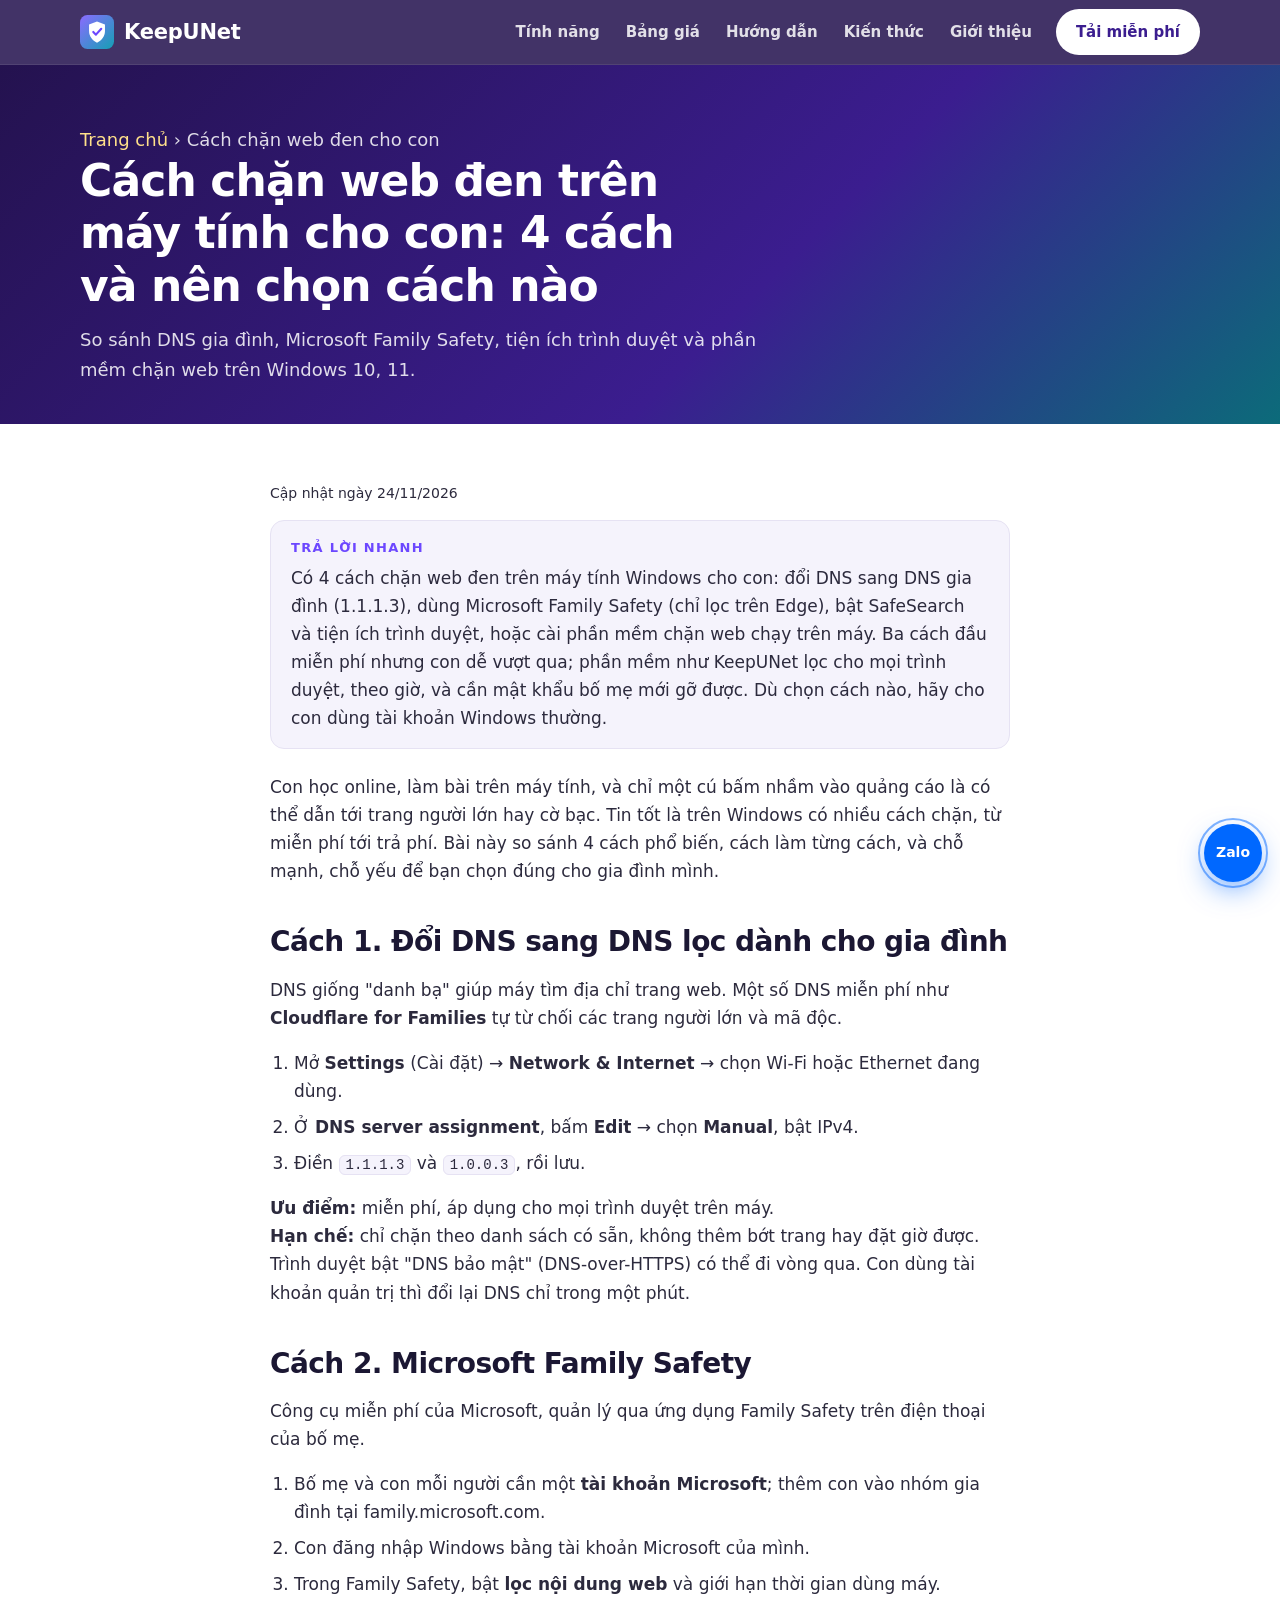
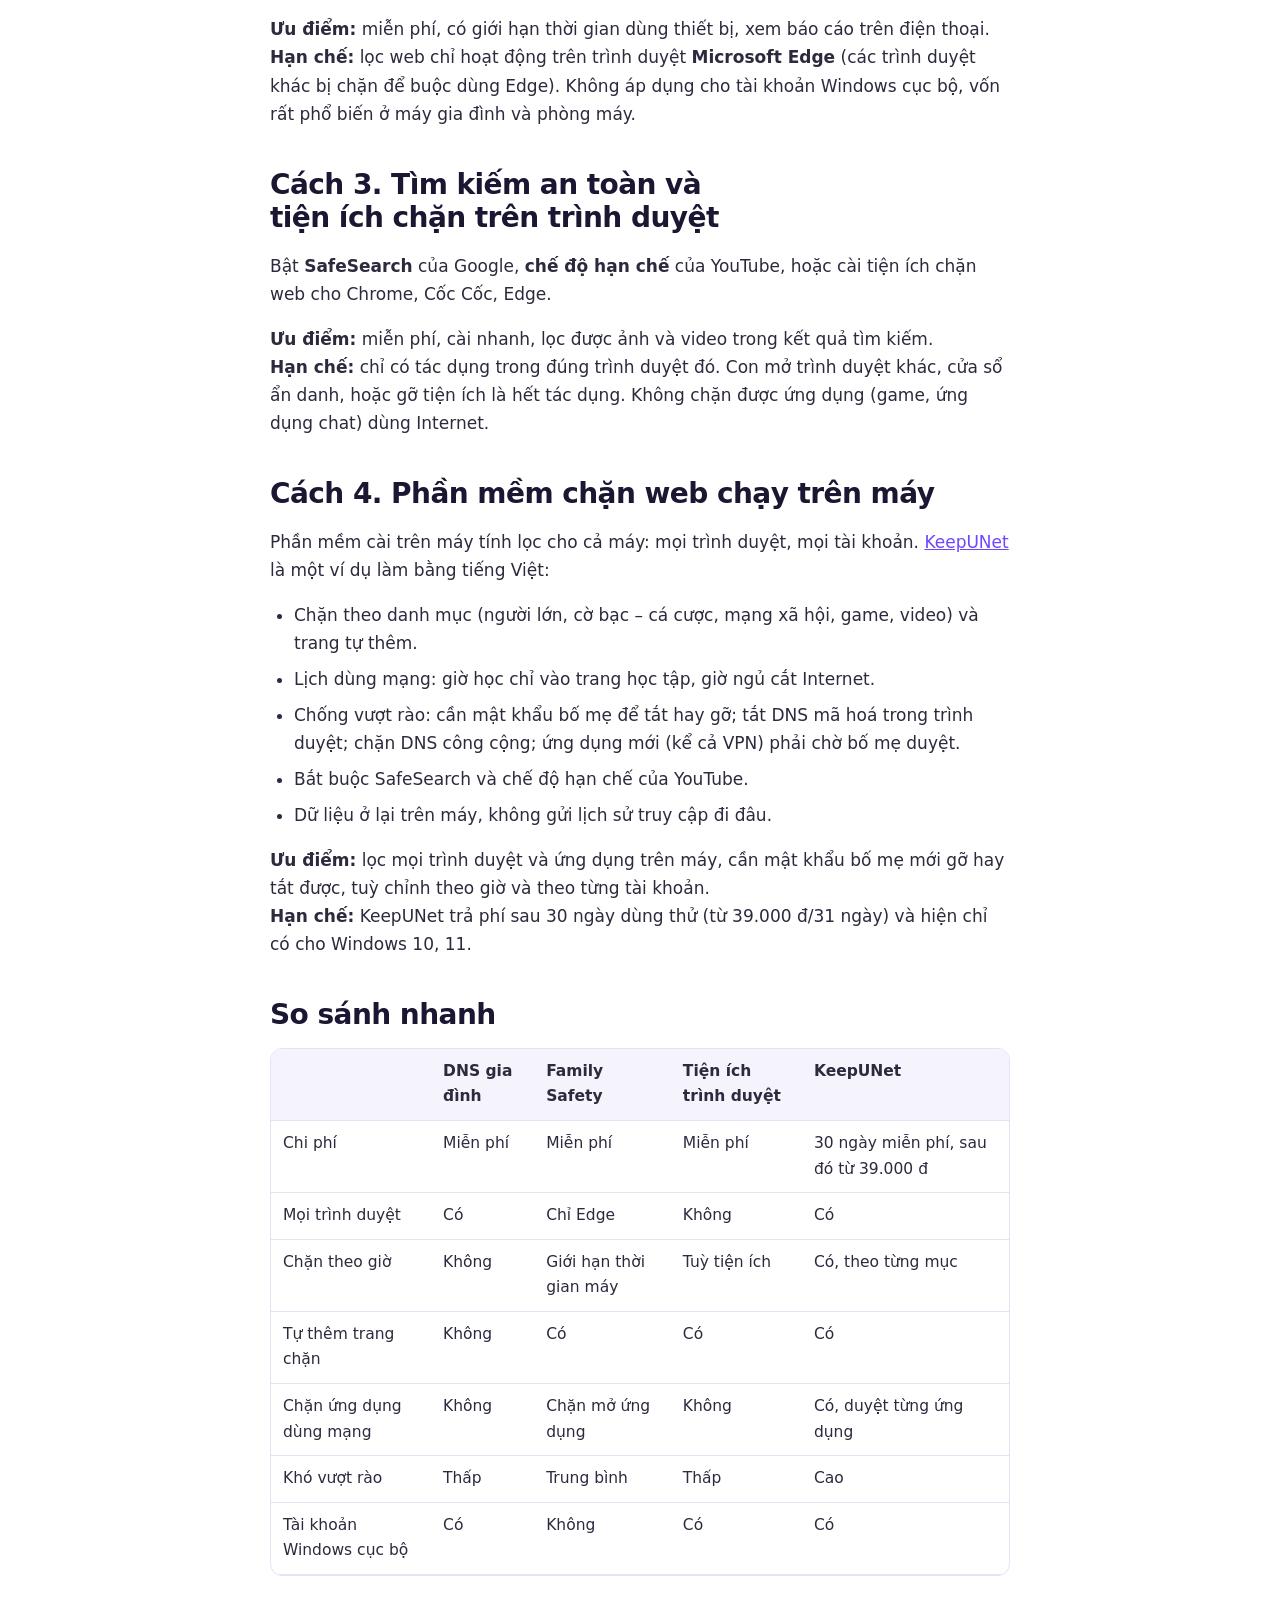
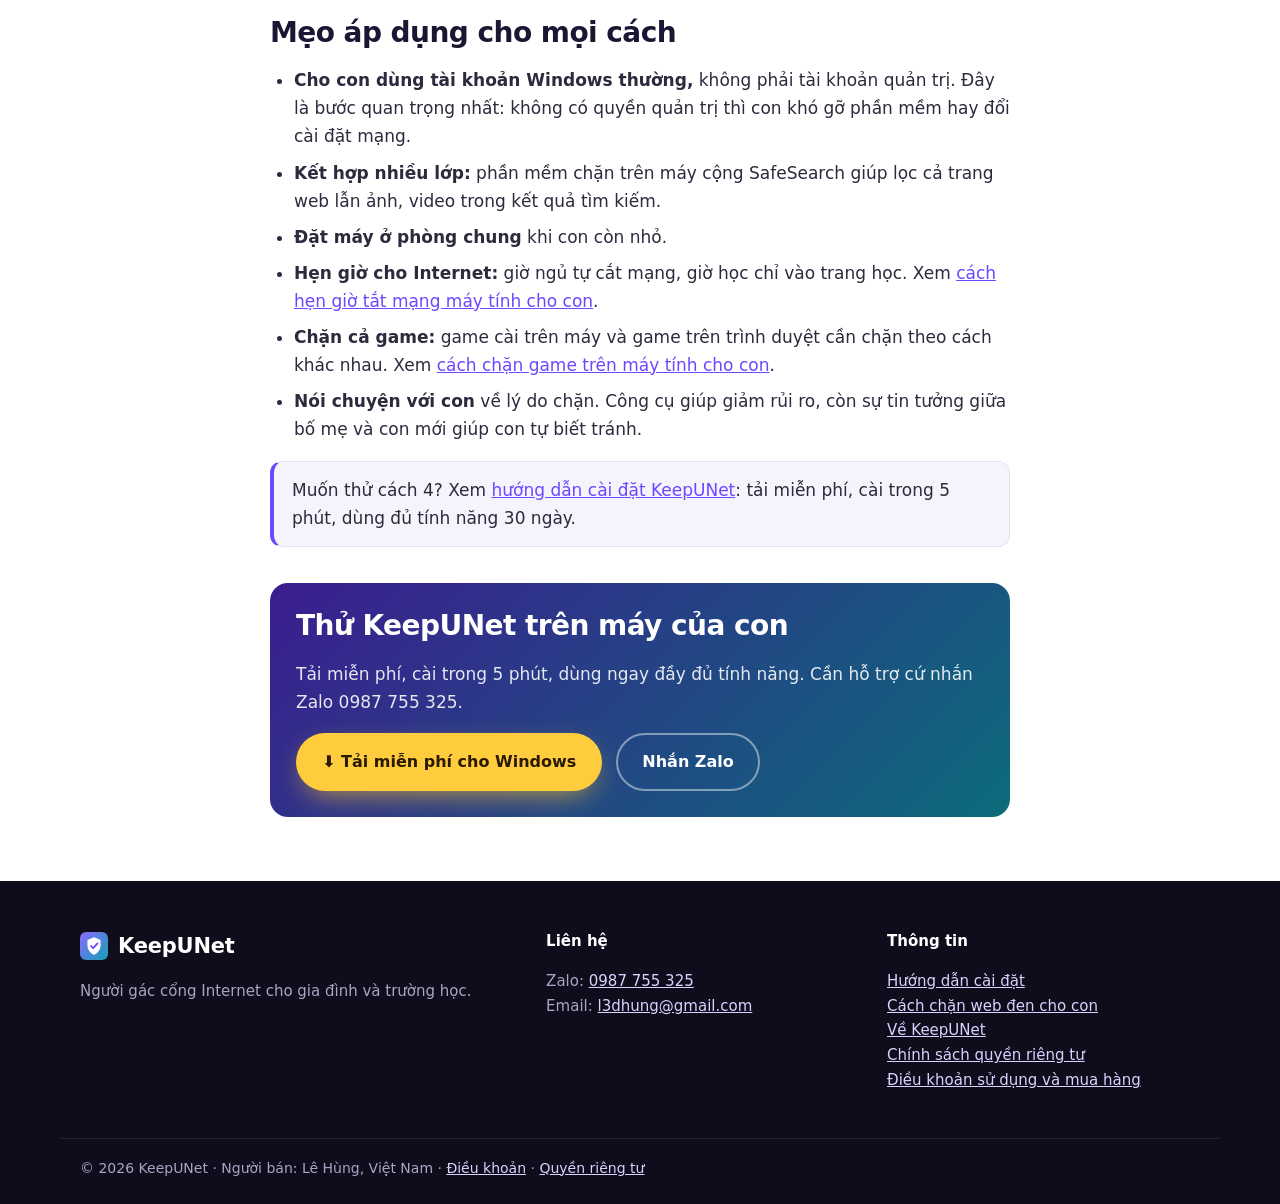
<file: chan-web-den-cho-con.html>
<!doctype html>
<html lang="vi">
<head>
<meta charset="utf-8">
<meta name="viewport" content="width=device-width, initial-scale=1">
<title>Cách chặn web đen trên máy tính cho con (Windows 10, 11): 4 cách</title>
<meta name="description" content="4 cách chặn web đen, web người lớn trên máy tính Windows 10, 11 cho con: DNS gia đình, Microsoft Family Safety, tiện ích trình duyệt và phần mềm chặn web. Cách làm, ưu nhược điểm và bảng so sánh.">
<meta name="theme-color" content="#2a1667">
<meta name="robots" content="index, follow, max-image-preview:large">
<link rel="canonical" href="https://keepunet.vn/chan-web-den-cho-con.html">
<link rel="icon" href="shield.svg" type="image/svg+xml">
<link rel="icon" href="img/favicon-48.png" sizes="48x48" type="image/png">
<link rel="apple-touch-icon" href="img/apple-touch-icon.png">
<meta property="og:type" content="article">
<meta property="og:locale" content="vi_VN">
<meta property="og:site_name" content="KeepUNet">
<meta property="og:title" content="Cách chặn web đen trên máy tính cho con: 4 cách và nên chọn cách nào">
<meta property="og:description" content="4 cách chặn web đen, web người lớn trên máy tính Windows 10, 11 cho con: DNS gia đình, Microsoft Family Safety, tiện ích trình duyệt và phần mềm chặn web. Cách làm, ưu nhược điểm và bảng so sánh.">
<meta property="og:url" content="https://keepunet.vn/chan-web-den-cho-con.html">
<meta property="og:image" content="https://keepunet.vn/img/og.jpg">
<meta name="twitter:card" content="summary_large_image">
<link rel="stylesheet" href="home.css">
<script type="application/ld+json">
{
 "@context": "https://schema.org",
 "@type": "BreadcrumbList",
 "itemListElement": [
  {
   "@type": "ListItem",
   "position": 1,
   "name": "Trang chủ",
   "item": "https://keepunet.vn/"
  },
  {
   "@type": "ListItem",
   "position": 2,
   "name": "Cách chặn web đen cho con",
   "item": "https://keepunet.vn/chan-web-den-cho-con.html"
  }
 ]
}
</script>
<script type="application/ld+json">
{
 "@context": "https://schema.org",
 "@type": "Article",
 "headline": "Cách chặn web đen trên máy tính cho con: 4 cách và nên chọn cách nào",
 "inLanguage": "vi",
 "datePublished": "2026-11-22",
 "dateModified": "2026-11-24",
 "image": "https://keepunet.vn/img/og.jpg",
 "mainEntityOfPage": "https://keepunet.vn/chan-web-den-cho-con.html",
 "author": {
  "@type": "Organization",
  "name": "KeepUNet",
  "url": "https://keepunet.vn/"
 },
 "publisher": {
  "@type": "Organization",
  "name": "KeepUNet",
  "logo": {
   "@type": "ImageObject",
   "url": "https://keepunet.vn/img/icon-192.png"
  }
 }
}
</script>
</head>
<body>
<header class="top" id="top">
  <div class="wrap bar">
    <a class="brand" href="./"><img src="shield.svg" width="34" height="34" alt="">KeepUNet</a>
    <nav class="menu" aria-label="Mục lục">
      <a href="./#tinh-nang">Tính năng</a>
      <a href="./#bang-gia">Bảng giá</a>
      <a href="huong-dan-cai-dat.html">Hướng dẫn</a>
      <a href="chan-web-den-cho-con.html">Kiến thức</a>
      <a href="ve-keepunet.html">Giới thiệu</a>
    </nav>
    <a class="btn btn-small btn-light" href="https://github.com/l3dhung/keepunet-site/releases/latest/download/KeepUNet-Setup.msi">Tải miễn phí</a>
  </div>
</header>
<section class="page-hero">
  <div class="wrap">
    <p class="crumbs"><a href="./">Trang chủ</a> › Cách chặn web đen cho con</p>
    <h1>Cách chặn web đen trên máy tính cho con: 4 cách và nên chọn cách nào</h1>
    <p>So sánh DNS gia đình, Microsoft Family Safety, tiện ích trình duyệt và phần mềm chặn web trên Windows 10, 11.</p>
  </div>
</section>
<main class="article">
<p class="updated">Cập nhật ngày 24/11/2026</p>
<div class="quick"><b>Trả lời nhanh</b><p>Có 4 cách chặn web đen trên máy tính Windows cho con: đổi DNS sang DNS gia đình (1.1.1.3), dùng Microsoft Family Safety (chỉ lọc trên Edge), bật SafeSearch và tiện ích trình duyệt, hoặc cài phần mềm chặn web chạy trên máy. Ba cách đầu miễn phí nhưng con dễ vượt qua; phần mềm như KeepUNet lọc cho mọi trình duyệt, theo giờ, và cần mật khẩu bố mẹ mới gỡ được. Dù chọn cách nào, hãy cho con dùng tài khoản Windows thường.</p></div>

<p>Con học online, làm bài trên máy tính, và chỉ một cú bấm nhầm vào quảng cáo là có thể dẫn tới trang người lớn hay cờ bạc. Tin tốt là trên Windows có nhiều cách chặn, từ miễn phí tới trả phí. Bài này so sánh 4 cách phổ biến, cách làm từng cách, và chỗ mạnh, chỗ yếu để bạn chọn đúng cho gia đình mình.</p>

<h2>Cách 1. Đổi DNS sang DNS lọc dành cho gia đình</h2>
<p>DNS giống "danh bạ" giúp máy tìm địa chỉ trang web. Một số DNS miễn phí như <b>Cloudflare for Families</b> tự từ chối các trang người lớn và mã độc.</p>
<ol>
  <li>Mở <b>Settings</b> (Cài đặt) → <b>Network &amp; Internet</b> → chọn Wi-Fi hoặc Ethernet đang dùng.</li>
  <li>Ở <b>DNS server assignment</b>, bấm <b>Edit</b> → chọn <b>Manual</b>, bật IPv4.</li>
  <li>Điền <kbd>1.1.1.3</kbd> và <kbd>1.0.0.3</kbd>, rồi lưu.</li>
</ol>
<p><b>Ưu điểm:</b> miễn phí, áp dụng cho mọi trình duyệt trên máy.<br>
<b>Hạn chế:</b> chỉ chặn theo danh sách có sẵn, không thêm bớt trang hay đặt giờ được. Trình duyệt bật "DNS bảo mật" (DNS-over-HTTPS) có thể đi vòng qua. Con dùng tài khoản quản trị thì đổi lại DNS chỉ trong một phút.</p>

<h2>Cách 2. Microsoft Family Safety</h2>
<p>Công cụ miễn phí của Microsoft, quản lý qua ứng dụng Family Safety trên điện thoại của bố mẹ.</p>
<ol>
  <li>Bố mẹ và con mỗi người cần một <b>tài khoản Microsoft</b>; thêm con vào nhóm gia đình tại family.microsoft.com.</li>
  <li>Con đăng nhập Windows bằng tài khoản Microsoft của mình.</li>
  <li>Trong Family Safety, bật <b>lọc nội dung web</b> và giới hạn thời gian dùng máy.</li>
</ol>
<p><b>Ưu điểm:</b> miễn phí, có giới hạn thời gian dùng thiết bị, xem báo cáo trên điện thoại.<br>
<b>Hạn chế:</b> lọc web chỉ hoạt động trên trình duyệt <b>Microsoft Edge</b> (các trình duyệt khác bị chặn để buộc dùng Edge). Không áp dụng cho tài khoản Windows cục bộ, vốn rất phổ biến ở máy gia đình và phòng máy.</p>

<h2>Cách 3. Tìm kiếm an toàn và tiện ích chặn trên trình duyệt</h2>
<p>Bật <b>SafeSearch</b> của Google, <b>chế độ hạn chế</b> của YouTube, hoặc cài tiện ích chặn web cho Chrome, Cốc Cốc, Edge.</p>
<p><b>Ưu điểm:</b> miễn phí, cài nhanh, lọc được ảnh và video trong kết quả tìm kiếm.<br>
<b>Hạn chế:</b> chỉ có tác dụng trong đúng trình duyệt đó. Con mở trình duyệt khác, cửa sổ ẩn danh, hoặc gỡ tiện ích là hết tác dụng. Không chặn được ứng dụng (game, ứng dụng chat) dùng Internet.</p>

<h2>Cách 4. Phần mềm chặn web chạy trên máy</h2>
<p>Phần mềm cài trên máy tính lọc cho cả máy: mọi trình duyệt, mọi tài khoản. <a href="./">KeepUNet</a> là một ví dụ làm bằng tiếng Việt:</p>
<ul>
  <li>Chặn theo danh mục (người lớn, cờ bạc – cá cược, mạng xã hội, game, video) và trang tự thêm.</li>
  <li>Lịch dùng mạng: giờ học chỉ vào trang học tập, giờ ngủ cắt Internet.</li>
  <li>Chống vượt rào: cần mật khẩu bố mẹ để tắt hay gỡ; tắt DNS mã hoá trong trình duyệt; chặn DNS công cộng; ứng dụng mới (kể cả VPN) phải chờ bố mẹ duyệt.</li>
  <li>Bắt buộc SafeSearch và chế độ hạn chế của YouTube.</li>
  <li>Dữ liệu ở lại trên máy, không gửi lịch sử truy cập đi đâu.</li>
</ul>
<p><b>Ưu điểm:</b> lọc mọi trình duyệt và ứng dụng trên máy, cần mật khẩu bố mẹ mới gỡ hay tắt được, tuỳ chỉnh theo giờ và theo từng tài khoản.<br>
<b>Hạn chế:</b> KeepUNet trả phí sau 30 ngày dùng thử (từ 39.000 đ/31 ngày) và hiện chỉ có cho Windows 10, 11.</p>

<h2>So sánh nhanh</h2>
<div class="table-scroll">
<table>
  <thead><tr><th></th><th>DNS gia đình</th><th>Family Safety</th><th>Tiện ích trình duyệt</th><th>KeepUNet</th></tr></thead>
  <tbody>
    <tr><td>Chi phí</td><td>Miễn phí</td><td>Miễn phí</td><td>Miễn phí</td><td>30 ngày miễn phí, sau đó từ 39.000 đ</td></tr>
    <tr><td>Mọi trình duyệt</td><td>Có</td><td>Chỉ Edge</td><td>Không</td><td>Có</td></tr>
    <tr><td>Chặn theo giờ</td><td>Không</td><td>Giới hạn thời gian máy</td><td>Tuỳ tiện ích</td><td>Có, theo từng mục</td></tr>
    <tr><td>Tự thêm trang chặn</td><td>Không</td><td>Có</td><td>Có</td><td>Có</td></tr>
    <tr><td>Chặn ứng dụng dùng mạng</td><td>Không</td><td>Chặn mở ứng dụng</td><td>Không</td><td>Có, duyệt từng ứng dụng</td></tr>
    <tr><td>Khó vượt rào</td><td>Thấp</td><td>Trung bình</td><td>Thấp</td><td>Cao</td></tr>
    <tr><td>Tài khoản Windows cục bộ</td><td>Có</td><td>Không</td><td>Có</td><td>Có</td></tr>
  </tbody>
</table>
</div>

<h2>Mẹo áp dụng cho mọi cách</h2>
<ul>
  <li><b>Cho con dùng tài khoản Windows thường,</b> không phải tài khoản quản trị. Đây là bước quan trọng nhất: không có quyền quản trị thì con khó gỡ phần mềm hay đổi cài đặt mạng.</li>
  <li><b>Kết hợp nhiều lớp:</b> phần mềm chặn trên máy cộng SafeSearch giúp lọc cả trang web lẫn ảnh, video trong kết quả tìm kiếm.</li>
  <li><b>Đặt máy ở phòng chung</b> khi con còn nhỏ.</li>
  <li><b>Hẹn giờ cho Internet:</b> giờ ngủ tự cắt mạng, giờ học chỉ vào trang học. Xem <a href="hen-gio-tat-mang-may-tinh.html">cách hẹn giờ tắt mạng máy tính cho con</a>.</li>
  <li><b>Chặn cả game:</b> game cài trên máy và game trên trình duyệt cần chặn theo cách khác nhau. Xem <a href="chan-game-tren-may-tinh.html">cách chặn game trên máy tính cho con</a>.</li>
  <li><b>Nói chuyện với con</b> về lý do chặn. Công cụ giúp giảm rủi ro, còn sự tin tưởng giữa bố mẹ và con mới giúp con tự biết tránh.</li>
</ul>
<div class="tip">Muốn thử cách 4? Xem <a href="huong-dan-cai-dat.html">hướng dẫn cài đặt KeepUNet</a>: tải miễn phí, cài trong 5 phút, dùng đủ tính năng 30 ngày.</div>

<div class="cta-box">
  <h2>Thử KeepUNet trên máy của con</h2>
  <p>Tải miễn phí, cài trong 5 phút, dùng ngay đầy đủ tính năng. Cần hỗ trợ cứ nhắn Zalo 0987 755 325.</p>
  <div class="cta-row"><a class="btn btn-primary" href="https://github.com/l3dhung/keepunet-site/releases/latest/download/KeepUNet-Setup.msi">⬇ Tải miễn phí cho Windows</a><a class="btn btn-ghost" href="https://zalo.me/0987755325" target="_blank" rel="noopener">Nhắn Zalo</a></div>
</div>
</main>
<footer class="foot">
  <div class="wrap foot-grid">
    <div>
      <a class="brand" href="./"><img src="shield.svg" width="28" height="28" alt="">KeepUNet</a>
      <p>Người gác cổng Internet cho gia đình và trường học.</p>
    </div>
    <div>
      <b>Liên hệ</b>
      <p>Zalo: <a href="https://zalo.me/0987755325" target="_blank" rel="noopener">0987 755 325</a><br>Email: <a href="mailto:l3dhung@gmail.com">l3dhung@gmail.com</a></p>
    </div>
    <div>
      <b>Thông tin</b>
      <p><a href="huong-dan-cai-dat.html">Hướng dẫn cài đặt</a><br><a href="chan-web-den-cho-con.html">Cách chặn web đen cho con</a><br><a href="ve-keepunet.html">Về KeepUNet</a><br><a href="privacy.html">Chính sách quyền riêng tư</a><br><a href="dieu-khoan.html">Điều khoản sử dụng và mua hàng</a></p>
    </div>
  </div>
  <p class="wrap copy">© 2026 KeepUNet · Người bán: Lê Hùng, Việt Nam · <a href="dieu-khoan.html">Điều khoản</a> · <a href="privacy.html">Quyền riêng tư</a></p>
</footer>
<a class="zalo-float" href="https://zalo.me/0987755325" target="_blank" rel="noopener" aria-label="Nhắn Zalo">Zalo</a>
</body>
</html>
</file>
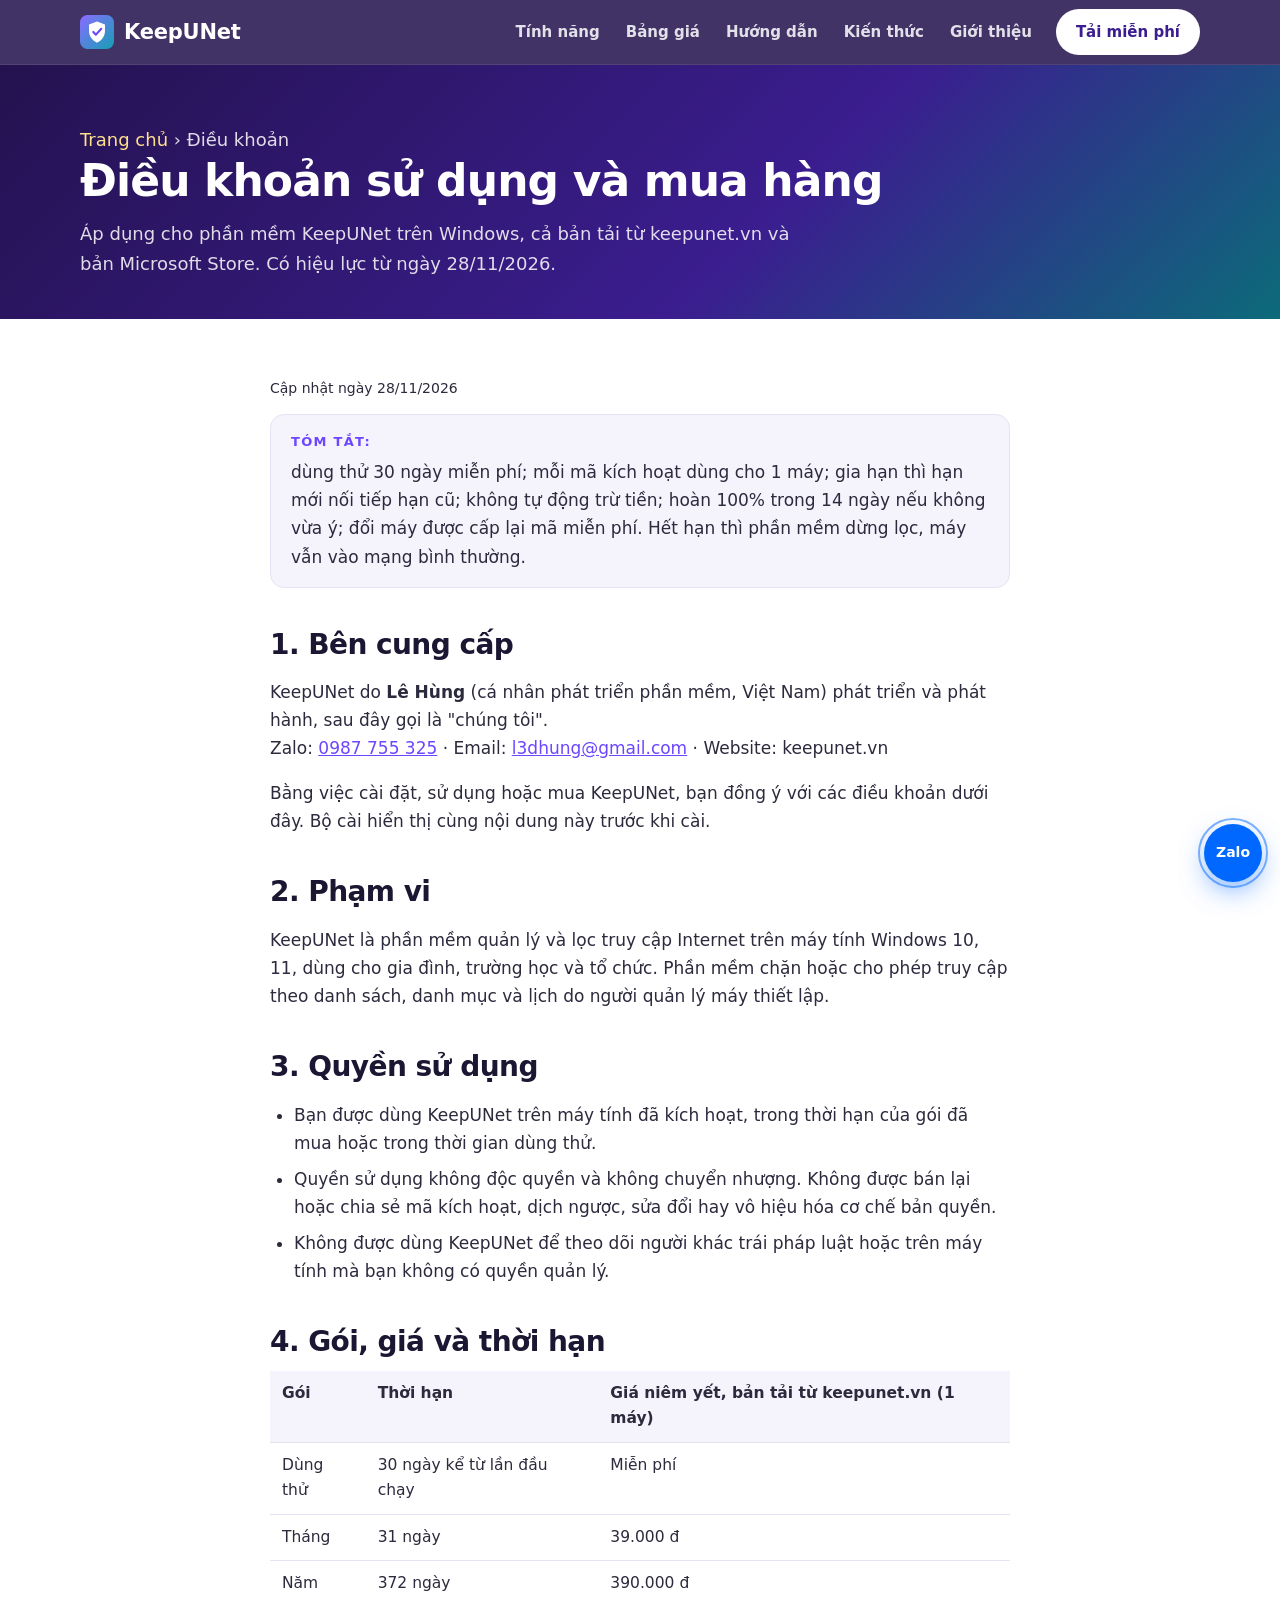
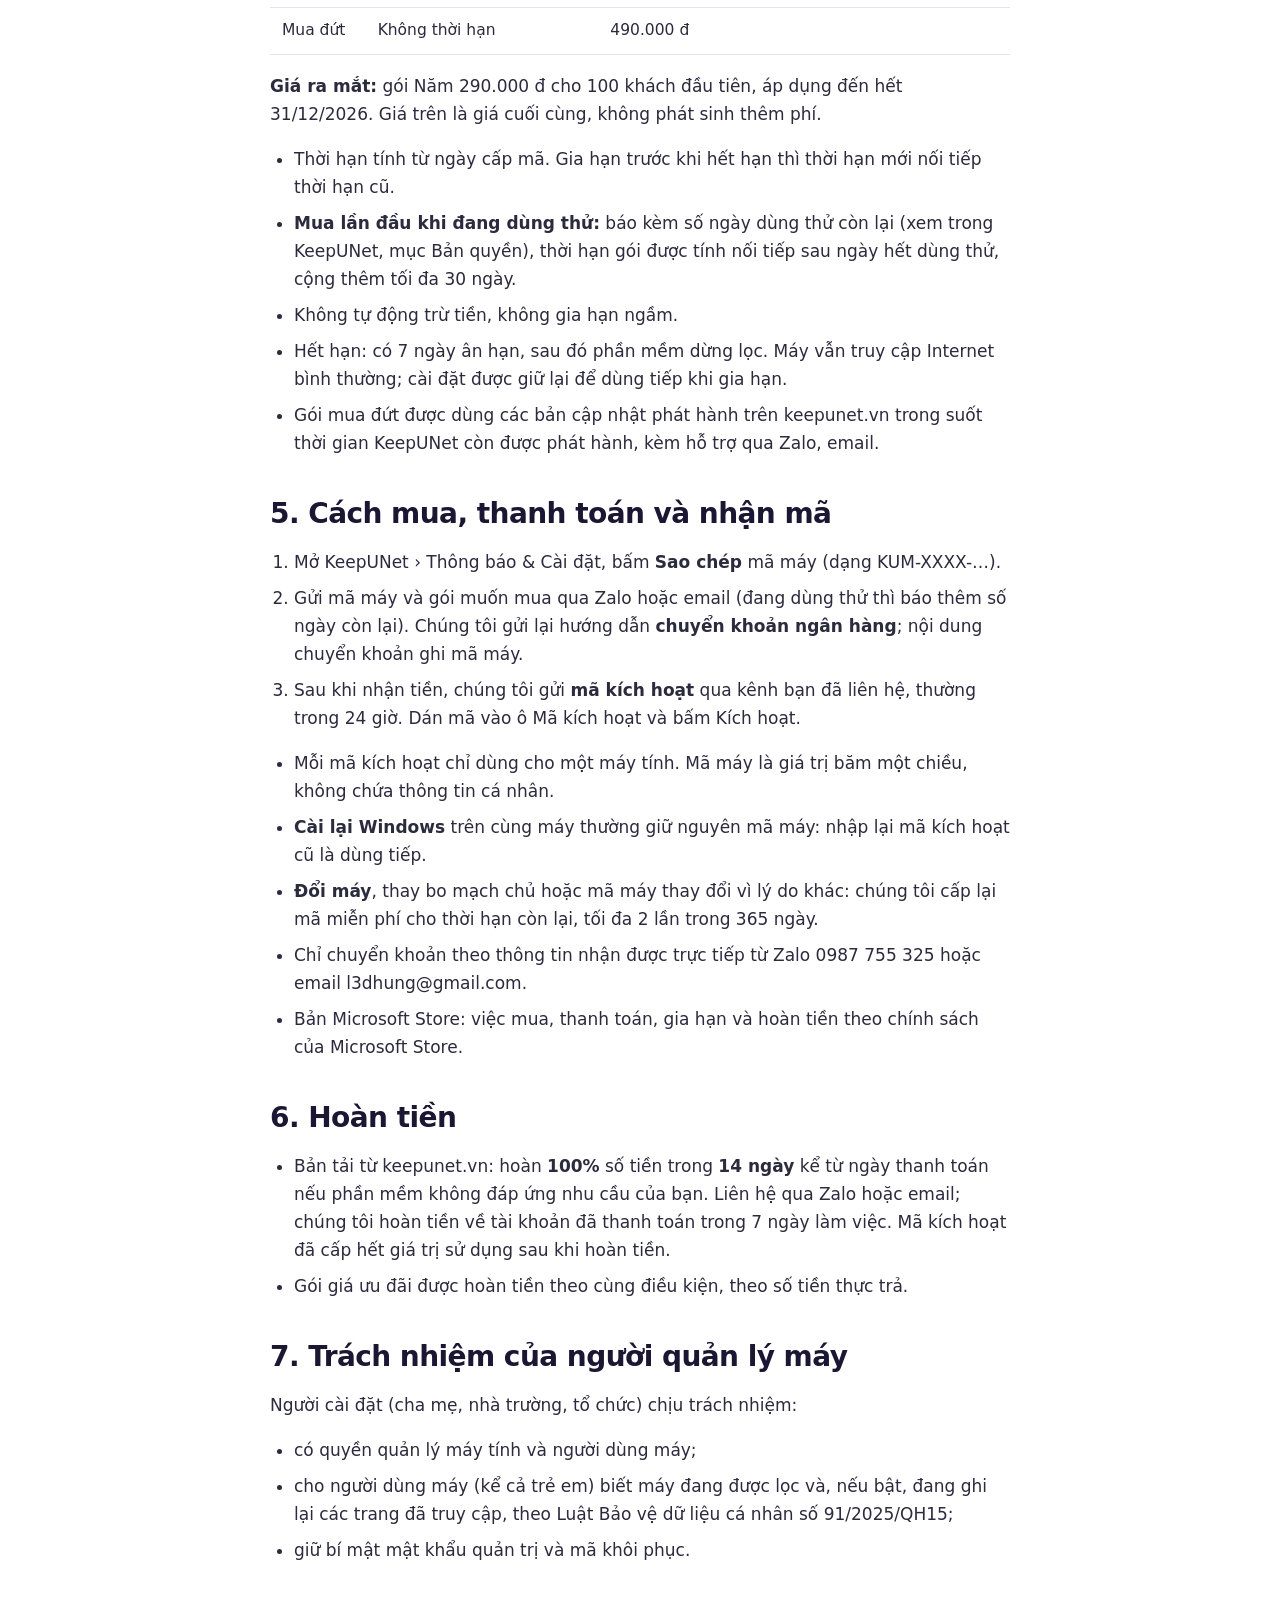
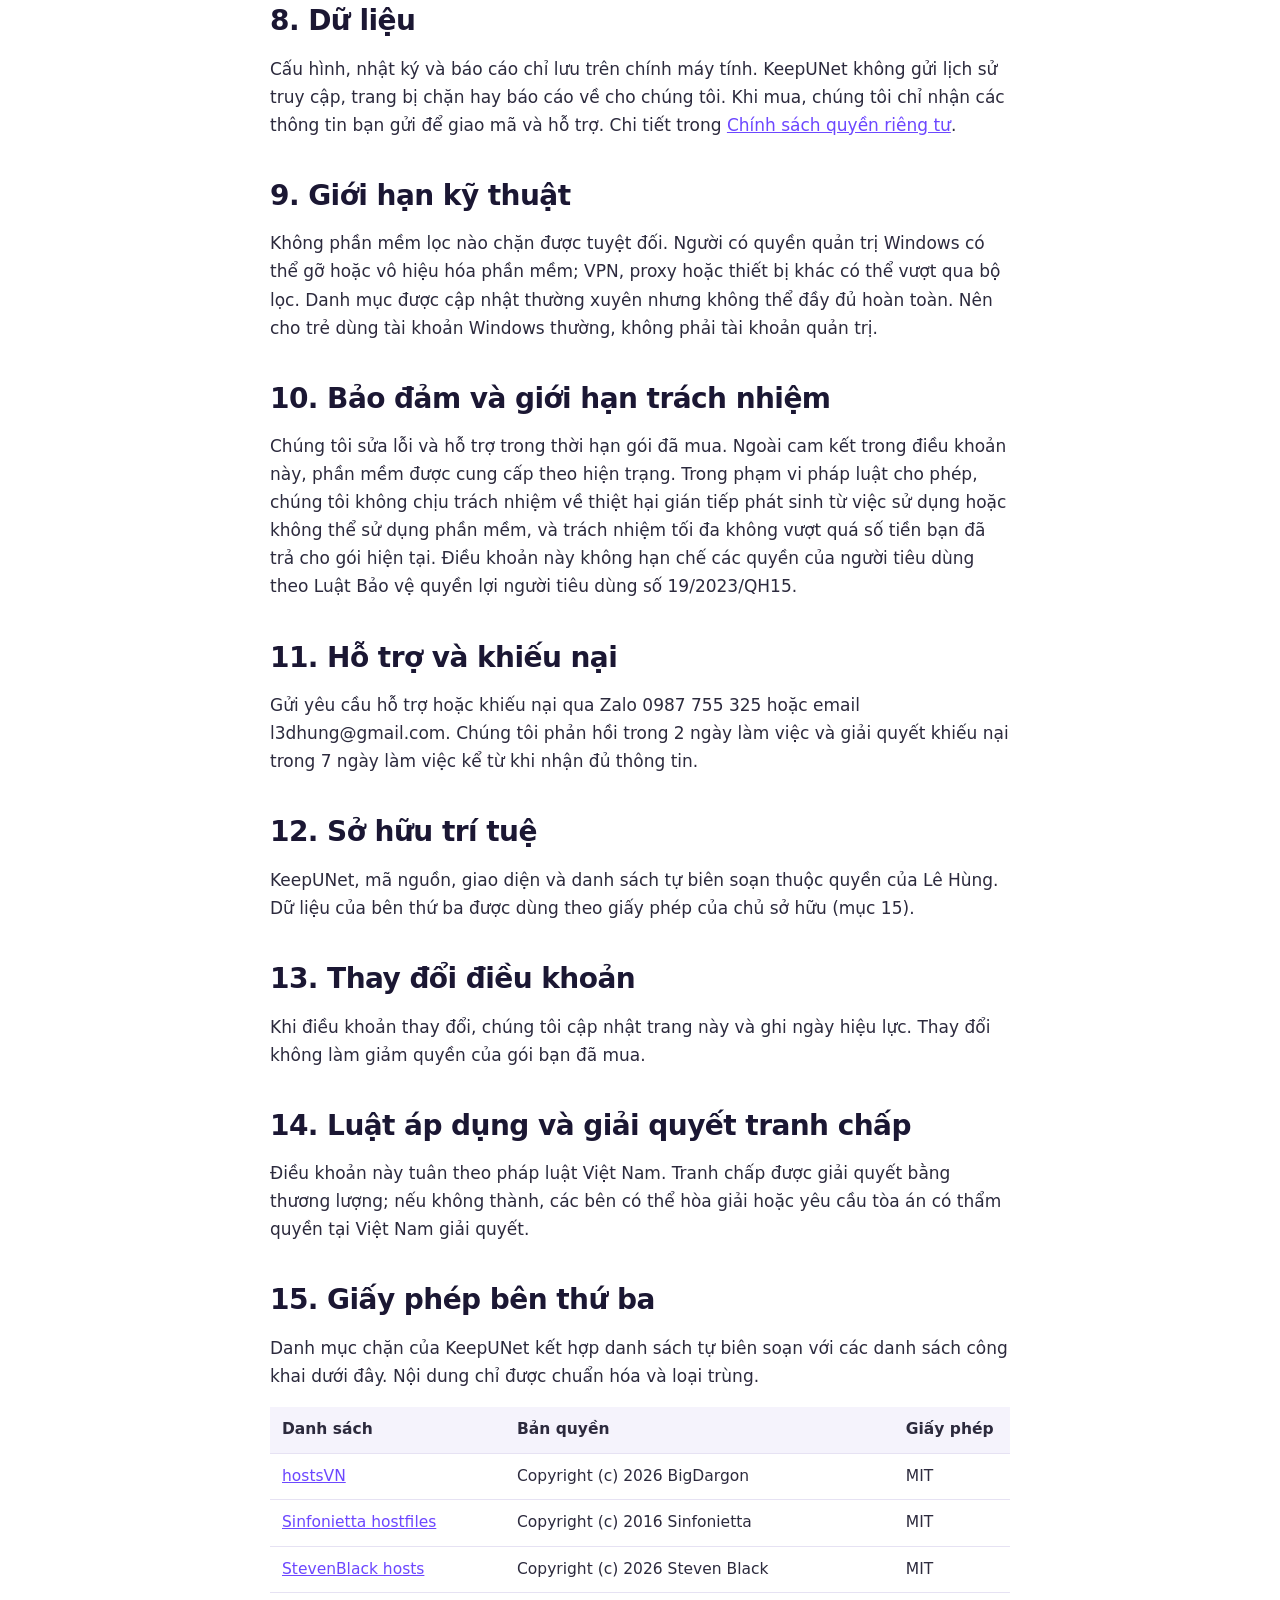
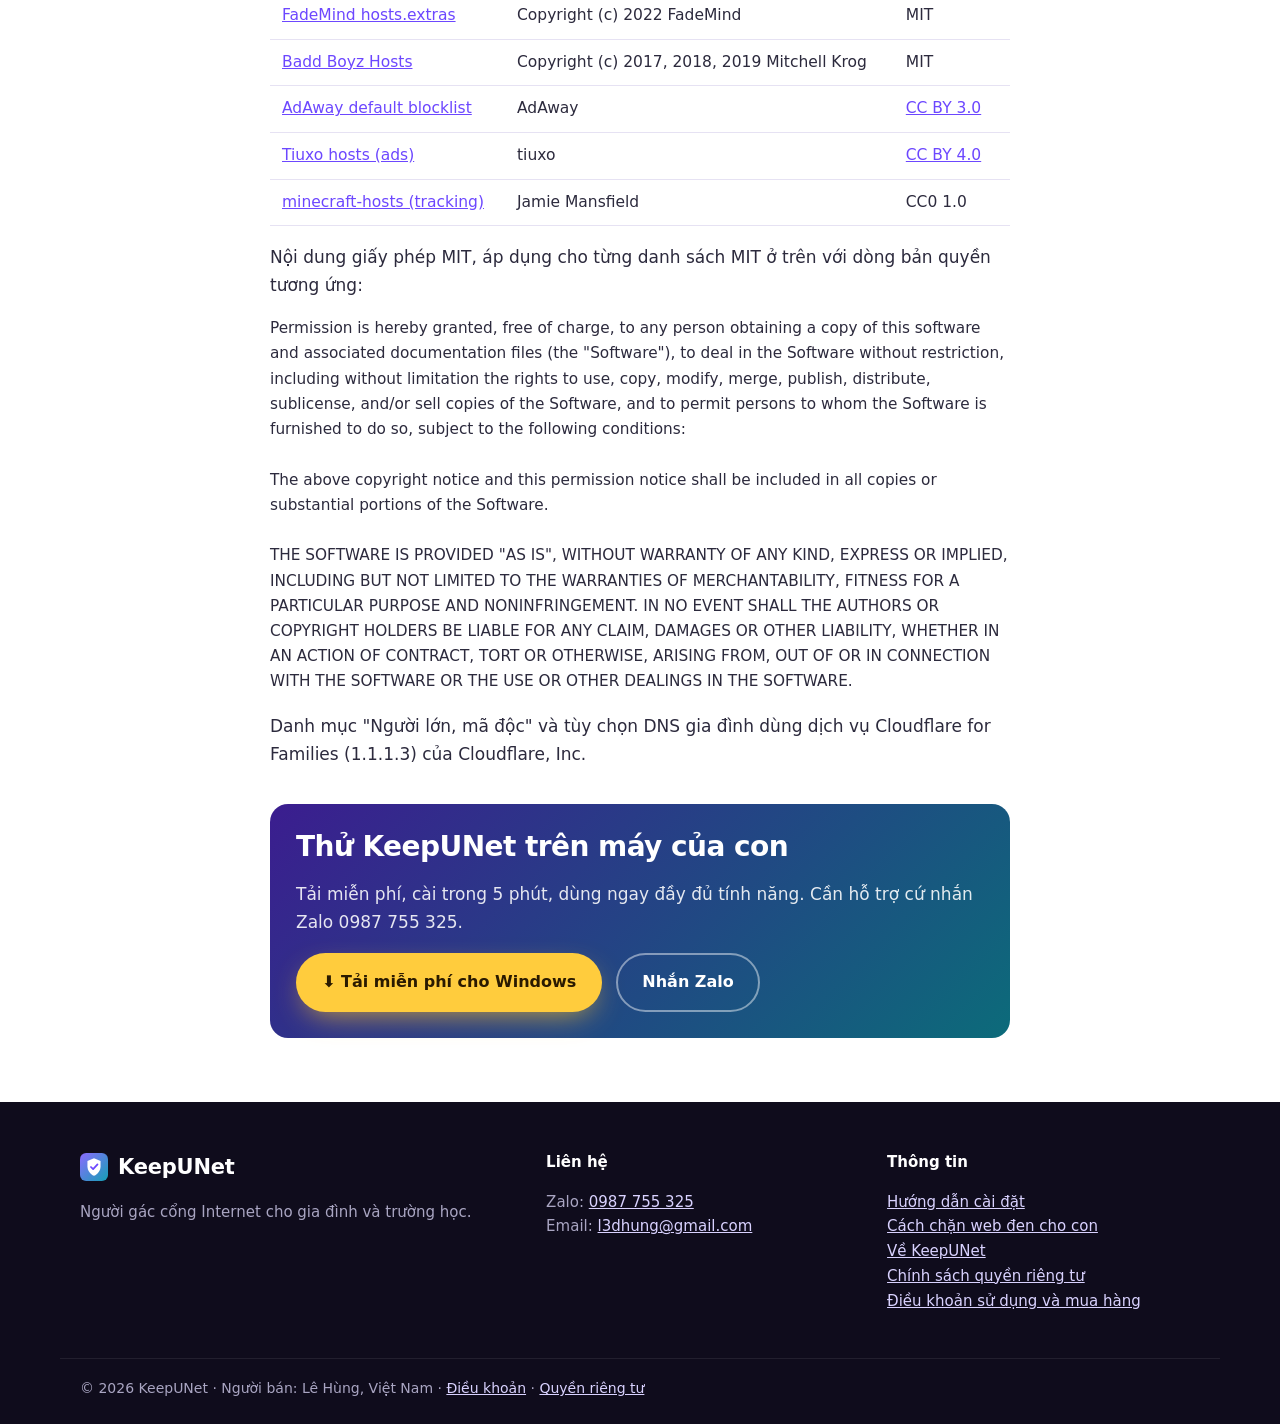
<file: dieu-khoan.html>
<!doctype html>
<html lang="vi">
<head>
<meta charset="utf-8">
<meta name="viewport" content="width=device-width, initial-scale=1">
<title>Điều khoản sử dụng và mua hàng – KeepUNet</title>
<meta name="description" content="Điều khoản sử dụng, giá, cách mua, đổi máy, hoàn tiền, khiếu nại và giấy phép bên thứ ba của phần mềm KeepUNet.">
<meta name="theme-color" content="#2a1667">
<meta name="robots" content="index, follow, max-image-preview:large">
<link rel="canonical" href="https://keepunet.vn/dieu-khoan.html">
<link rel="icon" href="shield.svg" type="image/svg+xml">
<link rel="icon" href="img/favicon-48.png" sizes="48x48" type="image/png">
<link rel="apple-touch-icon" href="img/apple-touch-icon.png">
<meta property="og:type" content="article">
<meta property="og:locale" content="vi_VN">
<meta property="og:site_name" content="KeepUNet">
<meta property="og:title" content="Điều khoản sử dụng và mua hàng">
<meta property="og:description" content="Điều khoản sử dụng, giá, cách mua, đổi máy, hoàn tiền, khiếu nại và giấy phép bên thứ ba của phần mềm KeepUNet.">
<meta property="og:url" content="https://keepunet.vn/dieu-khoan.html">
<meta property="og:image" content="https://keepunet.vn/img/og.jpg">
<meta name="twitter:card" content="summary_large_image">
<link rel="stylesheet" href="home.css">
<script type="application/ld+json">
{
 "@context": "https://schema.org",
 "@type": "BreadcrumbList",
 "itemListElement": [
  {
   "@type": "ListItem",
   "position": 1,
   "name": "Trang chủ",
   "item": "https://keepunet.vn/"
  },
  {
   "@type": "ListItem",
   "position": 2,
   "name": "Điều khoản sử dụng và mua hàng",
   "item": "https://keepunet.vn/dieu-khoan.html"
  }
 ]
}
</script>
</head>
<body>
<header class="top" id="top">
  <div class="wrap bar">
    <a class="brand" href="./"><img src="shield.svg" width="34" height="34" alt="">KeepUNet</a>
    <nav class="menu" aria-label="Mục lục">
      <a href="./#tinh-nang">Tính năng</a>
      <a href="./#bang-gia">Bảng giá</a>
      <a href="huong-dan-cai-dat.html">Hướng dẫn</a>
      <a href="chan-web-den-cho-con.html">Kiến thức</a>
      <a href="ve-keepunet.html">Giới thiệu</a>
    </nav>
    <a class="btn btn-small btn-light" href="https://github.com/l3dhung/keepunet-site/releases/latest/download/KeepUNet-Setup.msi">Tải miễn phí</a>
  </div>
</header>
<section class="page-hero">
  <div class="wrap">
    <p class="crumbs"><a href="./">Trang chủ</a> › Điều khoản</p>
    <h1>Điều khoản sử dụng và mua hàng</h1>
    <p>Áp dụng cho phần mềm KeepUNet trên Windows, cả bản tải từ keepunet.vn và bản Microsoft Store. Có hiệu lực từ ngày 28/11/2026.</p>
  </div>
</section>
<main class="article">
<p class="updated">Cập nhật ngày 28/11/2026</p>

<div class="quick">
  <p><b>Tóm tắt:</b> dùng thử 30 ngày miễn phí; mỗi mã kích hoạt dùng cho 1 máy; gia hạn thì hạn mới nối tiếp hạn cũ; không tự động trừ tiền; hoàn 100% trong 14 ngày nếu không vừa ý; đổi máy được cấp lại mã miễn phí. Hết hạn thì phần mềm dừng lọc, máy vẫn vào mạng bình thường.</p>
</div>

<h2 id="ben-cung-cap">1. Bên cung cấp</h2>
<p>KeepUNet do <b>Lê Hùng</b> (cá nhân phát triển phần mềm, Việt Nam) phát triển và phát hành, sau đây gọi là "chúng tôi".<br>
Zalo: <a href="https://zalo.me/0987755325" target="_blank" rel="noopener">0987 755 325</a> · Email: <a href="mailto:l3dhung@gmail.com">l3dhung@gmail.com</a> · Website: keepunet.vn</p>
<p>Bằng việc cài đặt, sử dụng hoặc mua KeepUNet, bạn đồng ý với các điều khoản dưới đây. Bộ cài hiển thị cùng nội dung này trước khi cài.</p>

<h2>2. Phạm vi</h2>
<p>KeepUNet là phần mềm quản lý và lọc truy cập Internet trên máy tính Windows 10, 11, dùng cho gia đình, trường học và tổ chức. Phần mềm chặn hoặc cho phép truy cập theo danh sách, danh mục và lịch do người quản lý máy thiết lập.</p>

<h2>3. Quyền sử dụng</h2>
<ul>
  <li>Bạn được dùng KeepUNet trên máy tính đã kích hoạt, trong thời hạn của gói đã mua hoặc trong thời gian dùng thử.</li>
  <li>Quyền sử dụng không độc quyền và không chuyển nhượng. Không được bán lại hoặc chia sẻ mã kích hoạt, dịch ngược, sửa đổi hay vô hiệu hóa cơ chế bản quyền.</li>
  <li>Không được dùng KeepUNet để theo dõi người khác trái pháp luật hoặc trên máy tính mà bạn không có quyền quản lý.</li>
</ul>

<h2 id="goi-va-gia">4. Gói, giá và thời hạn</h2>
<div class="table-wrap"><table>
  <tr><th>Gói</th><th>Thời hạn</th><th>Giá niêm yết, bản tải từ keepunet.vn (1 máy)</th></tr>
  <tr><td>Dùng thử</td><td>30 ngày kể từ lần đầu chạy</td><td>Miễn phí</td></tr>
  <tr><td>Tháng</td><td>31 ngày</td><td>39.000 đ</td></tr>
  <tr><td>Năm</td><td>372 ngày</td><td>390.000 đ</td></tr>
  <tr><td>Mua đứt</td><td>Không thời hạn</td><td>490.000 đ</td></tr>
</table></div>
<p><b>Giá ra mắt:</b> gói Năm 290.000 đ cho 100 khách đầu tiên, áp dụng đến hết 31/12/2026. Giá trên là giá cuối cùng, không phát sinh thêm phí.</p>
<ul>
  <li>Thời hạn tính từ ngày cấp mã. Gia hạn trước khi hết hạn thì thời hạn mới nối tiếp thời hạn cũ.</li>
  <li><b>Mua lần đầu khi đang dùng thử:</b> báo kèm số ngày dùng thử còn lại (xem trong KeepUNet, mục Bản quyền), thời hạn gói được tính nối tiếp sau ngày hết dùng thử, cộng thêm tối đa 30 ngày.</li>
  <li>Không tự động trừ tiền, không gia hạn ngầm.</li>
  <li>Hết hạn: có 7 ngày ân hạn, sau đó phần mềm dừng lọc. Máy vẫn truy cập Internet bình thường; cài đặt được giữ lại để dùng tiếp khi gia hạn.</li>
  <li>Gói mua đứt được dùng các bản cập nhật phát hành trên keepunet.vn trong suốt thời gian KeepUNet còn được phát hành, kèm hỗ trợ qua Zalo, email.</li>
</ul>

<h2 id="mua-hang">5. Cách mua, thanh toán và nhận mã</h2>
<ol>
  <li>Mở KeepUNet › Thông báo &amp; Cài đặt, bấm <b>Sao chép</b> mã máy (dạng KUM-XXXX-…).</li>
  <li>Gửi mã máy và gói muốn mua qua Zalo hoặc email (đang dùng thử thì báo thêm số ngày còn lại). Chúng tôi gửi lại hướng dẫn <b>chuyển khoản ngân hàng</b>; nội dung chuyển khoản ghi mã máy.</li>
  <li>Sau khi nhận tiền, chúng tôi gửi <b>mã kích hoạt</b> qua kênh bạn đã liên hệ, thường trong 24 giờ. Dán mã vào ô Mã kích hoạt và bấm Kích hoạt.</li>
</ol>
<ul>
  <li>Mỗi mã kích hoạt chỉ dùng cho một máy tính. Mã máy là giá trị băm một chiều, không chứa thông tin cá nhân.</li>
  <li><b>Cài lại Windows</b> trên cùng máy thường giữ nguyên mã máy: nhập lại mã kích hoạt cũ là dùng tiếp.</li>
  <li><b>Đổi máy</b>, thay bo mạch chủ hoặc mã máy thay đổi vì lý do khác: chúng tôi cấp lại mã miễn phí cho thời hạn còn lại, tối đa 2 lần trong 365 ngày.</li>
  <li>Chỉ chuyển khoản theo thông tin nhận được trực tiếp từ Zalo 0987 755 325 hoặc email l3dhung@gmail.com.</li>
  <li>Bản Microsoft Store: việc mua, thanh toán, gia hạn và hoàn tiền theo chính sách của Microsoft Store.</li>
</ul>

<h2 id="hoan-tien">6. Hoàn tiền</h2>
<ul>
  <li>Bản tải từ keepunet.vn: hoàn <b>100%</b> số tiền trong <b>14 ngày</b> kể từ ngày thanh toán nếu phần mềm không đáp ứng nhu cầu của bạn. Liên hệ qua Zalo hoặc email; chúng tôi hoàn tiền về tài khoản đã thanh toán trong 7 ngày làm việc. Mã kích hoạt đã cấp hết giá trị sử dụng sau khi hoàn tiền.</li>
  <li>Gói giá ưu đãi được hoàn tiền theo cùng điều kiện, theo số tiền thực trả.</li>
</ul>

<h2>7. Trách nhiệm của người quản lý máy</h2>
<p>Người cài đặt (cha mẹ, nhà trường, tổ chức) chịu trách nhiệm:</p>
<ul>
  <li>có quyền quản lý máy tính và người dùng máy;</li>
  <li>cho người dùng máy (kể cả trẻ em) biết máy đang được lọc và, nếu bật, đang ghi lại các trang đã truy cập, theo Luật Bảo vệ dữ liệu cá nhân số 91/2025/QH15;</li>
  <li>giữ bí mật mật khẩu quản trị và mã khôi phục.</li>
</ul>

<h2>8. Dữ liệu</h2>
<p>Cấu hình, nhật ký và báo cáo chỉ lưu trên chính máy tính. KeepUNet không gửi lịch sử truy cập, trang bị chặn hay báo cáo về cho chúng tôi. Khi mua, chúng tôi chỉ nhận các thông tin bạn gửi để giao mã và hỗ trợ. Chi tiết trong <a href="privacy.html">Chính sách quyền riêng tư</a>.</p>

<h2>9. Giới hạn kỹ thuật</h2>
<p>Không phần mềm lọc nào chặn được tuyệt đối. Người có quyền quản trị Windows có thể gỡ hoặc vô hiệu hóa phần mềm; VPN, proxy hoặc thiết bị khác có thể vượt qua bộ lọc. Danh mục được cập nhật thường xuyên nhưng không thể đầy đủ hoàn toàn. Nên cho trẻ dùng tài khoản Windows thường, không phải tài khoản quản trị.</p>

<h2>10. Bảo đảm và giới hạn trách nhiệm</h2>
<p>Chúng tôi sửa lỗi và hỗ trợ trong thời hạn gói đã mua. Ngoài cam kết trong điều khoản này, phần mềm được cung cấp theo hiện trạng. Trong phạm vi pháp luật cho phép, chúng tôi không chịu trách nhiệm về thiệt hại gián tiếp phát sinh từ việc sử dụng hoặc không thể sử dụng phần mềm, và trách nhiệm tối đa không vượt quá số tiền bạn đã trả cho gói hiện tại. Điều khoản này không hạn chế các quyền của người tiêu dùng theo Luật Bảo vệ quyền lợi người tiêu dùng số 19/2023/QH15.</p>

<h2 id="khieu-nai">11. Hỗ trợ và khiếu nại</h2>
<p>Gửi yêu cầu hỗ trợ hoặc khiếu nại qua Zalo 0987 755 325 hoặc email l3dhung@gmail.com. Chúng tôi phản hồi trong 2 ngày làm việc và giải quyết khiếu nại trong 7 ngày làm việc kể từ khi nhận đủ thông tin.</p>

<h2>12. Sở hữu trí tuệ</h2>
<p>KeepUNet, mã nguồn, giao diện và danh sách tự biên soạn thuộc quyền của Lê Hùng. Dữ liệu của bên thứ ba được dùng theo giấy phép của chủ sở hữu (mục 15).</p>

<h2>13. Thay đổi điều khoản</h2>
<p>Khi điều khoản thay đổi, chúng tôi cập nhật trang này và ghi ngày hiệu lực. Thay đổi không làm giảm quyền của gói bạn đã mua.</p>

<h2>14. Luật áp dụng và giải quyết tranh chấp</h2>
<p>Điều khoản này tuân theo pháp luật Việt Nam. Tranh chấp được giải quyết bằng thương lượng; nếu không thành, các bên có thể hòa giải hoặc yêu cầu tòa án có thẩm quyền tại Việt Nam giải quyết.</p>

<h2 id="ben-thu-ba">15. Giấy phép bên thứ ba</h2>
<p>Danh mục chặn của KeepUNet kết hợp danh sách tự biên soạn với các danh sách công khai dưới đây. Nội dung chỉ được chuẩn hóa và loại trùng.</p>
<div class="table-wrap"><table>
  <tr><th>Danh sách</th><th>Bản quyền</th><th>Giấy phép</th></tr>
  <tr><td><a href="https://github.com/bigdargon/hostsVN" rel="noopener">hostsVN</a></td><td>Copyright (c) 2026 BigDargon</td><td>MIT</td></tr>
  <tr><td><a href="https://github.com/Sinfonietta/hostfiles" rel="noopener">Sinfonietta hostfiles</a></td><td>Copyright (c) 2016 Sinfonietta</td><td>MIT</td></tr>
  <tr><td><a href="https://github.com/StevenBlack/hosts" rel="noopener">StevenBlack hosts</a></td><td>Copyright (c) 2026 Steven Black</td><td>MIT</td></tr>
  <tr><td><a href="https://github.com/FadeMind/hosts.extras" rel="noopener">FadeMind hosts.extras</a></td><td>Copyright (c) 2022 FadeMind</td><td>MIT</td></tr>
  <tr><td><a href="https://github.com/mitchellkrogza/Badd-Boyz-Hosts" rel="noopener">Badd Boyz Hosts</a></td><td>Copyright (c) 2017, 2018, 2019 Mitchell Krog</td><td>MIT</td></tr>
  <tr><td><a href="https://adaway.org" rel="noopener">AdAway default blocklist</a></td><td>AdAway</td><td><a href="https://creativecommons.org/licenses/by/3.0/" rel="noopener">CC BY 3.0</a></td></tr>
  <tr><td><a href="https://github.com/tiuxo/hosts" rel="noopener">Tiuxo hosts (ads)</a></td><td>tiuxo</td><td><a href="https://creativecommons.org/licenses/by/4.0/" rel="noopener">CC BY 4.0</a></td></tr>
  <tr><td><a href="https://github.com/jamiemansfield/minecraft-hosts" rel="noopener">minecraft-hosts (tracking)</a></td><td>Jamie Mansfield</td><td>CC0 1.0</td></tr>
</table></div>
<p>Nội dung giấy phép MIT, áp dụng cho từng danh sách MIT ở trên với dòng bản quyền tương ứng:</p>
<p lang="en" style="font-size:.9em">Permission is hereby granted, free of charge, to any person obtaining a copy of this software and associated documentation files (the "Software"), to deal in the Software without restriction, including without limitation the rights to use, copy, modify, merge, publish, distribute, sublicense, and/or sell copies of the Software, and to permit persons to whom the Software is furnished to do so, subject to the following conditions:<br><br>The above copyright notice and this permission notice shall be included in all copies or substantial portions of the Software.<br><br>THE SOFTWARE IS PROVIDED "AS IS", WITHOUT WARRANTY OF ANY KIND, EXPRESS OR IMPLIED, INCLUDING BUT NOT LIMITED TO THE WARRANTIES OF MERCHANTABILITY, FITNESS FOR A PARTICULAR PURPOSE AND NONINFRINGEMENT. IN NO EVENT SHALL THE AUTHORS OR COPYRIGHT HOLDERS BE LIABLE FOR ANY CLAIM, DAMAGES OR OTHER LIABILITY, WHETHER IN AN ACTION OF CONTRACT, TORT OR OTHERWISE, ARISING FROM, OUT OF OR IN CONNECTION WITH THE SOFTWARE OR THE USE OR OTHER DEALINGS IN THE SOFTWARE.</p>
<p>Danh mục "Người lớn, mã độc" và tùy chọn DNS gia đình dùng dịch vụ Cloudflare for Families (1.1.1.3) của Cloudflare, Inc.</p>

<div class="cta-box">
  <h2>Thử KeepUNet trên máy của con</h2>
  <p>Tải miễn phí, cài trong 5 phút, dùng ngay đầy đủ tính năng. Cần hỗ trợ cứ nhắn Zalo 0987 755 325.</p>
  <div class="cta-row"><a class="btn btn-primary" href="https://github.com/l3dhung/keepunet-site/releases/latest/download/KeepUNet-Setup.msi">⬇ Tải miễn phí cho Windows</a><a class="btn btn-ghost" href="https://zalo.me/0987755325" target="_blank" rel="noopener">Nhắn Zalo</a></div>
</div>
</main>
<footer class="foot">
  <div class="wrap foot-grid">
    <div>
      <a class="brand" href="./"><img src="shield.svg" width="28" height="28" alt="">KeepUNet</a>
      <p>Người gác cổng Internet cho gia đình và trường học.</p>
    </div>
    <div>
      <b>Liên hệ</b>
      <p>Zalo: <a href="https://zalo.me/0987755325" target="_blank" rel="noopener">0987 755 325</a><br>Email: <a href="mailto:l3dhung@gmail.com">l3dhung@gmail.com</a></p>
    </div>
    <div>
      <b>Thông tin</b>
      <p><a href="huong-dan-cai-dat.html">Hướng dẫn cài đặt</a><br><a href="chan-web-den-cho-con.html">Cách chặn web đen cho con</a><br><a href="ve-keepunet.html">Về KeepUNet</a><br><a href="privacy.html">Chính sách quyền riêng tư</a><br><a href="dieu-khoan.html">Điều khoản sử dụng và mua hàng</a></p>
    </div>
  </div>
  <p class="wrap copy">© 2026 KeepUNet · Người bán: Lê Hùng, Việt Nam · <a href="dieu-khoan.html">Điều khoản</a> · <a href="privacy.html">Quyền riêng tư</a></p>
</footer>
<a class="zalo-float" href="https://zalo.me/0987755325" target="_blank" rel="noopener" aria-label="Nhắn Zalo">Zalo</a>
</body>
</html>
</file>
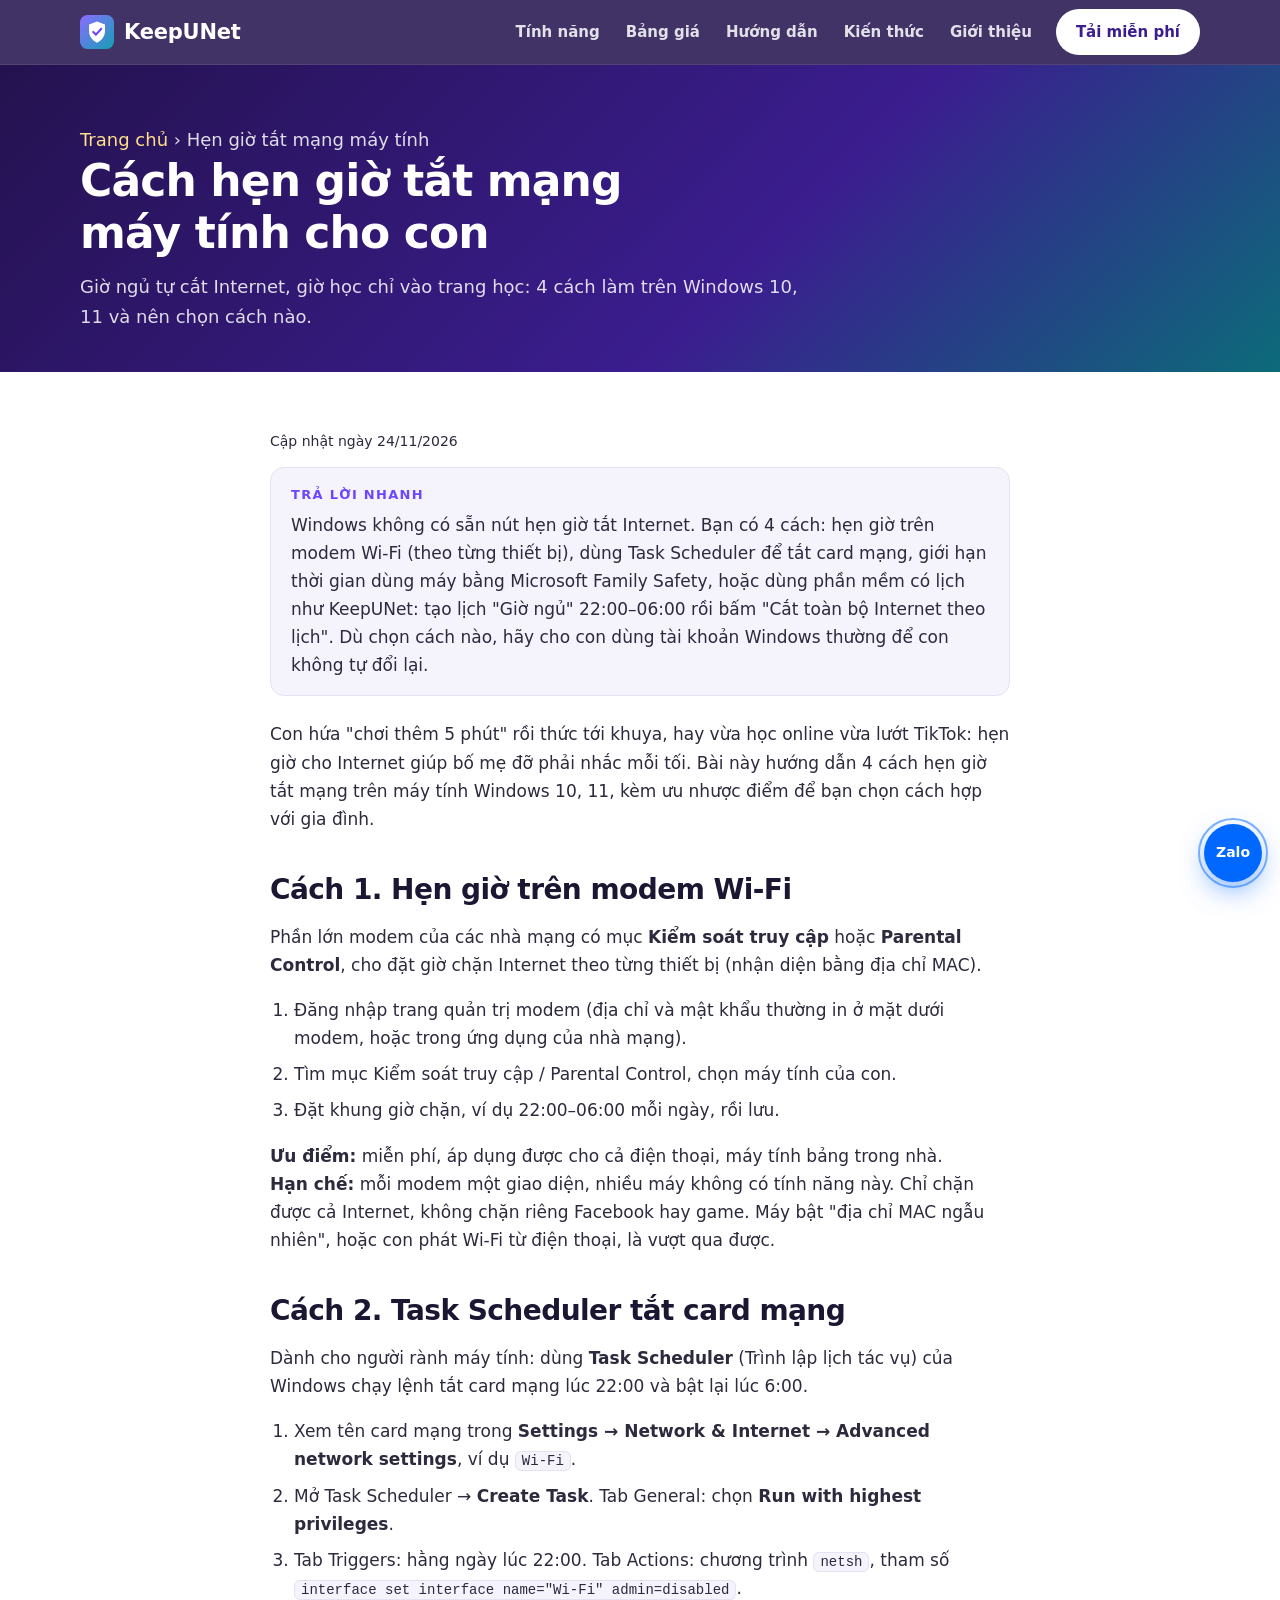
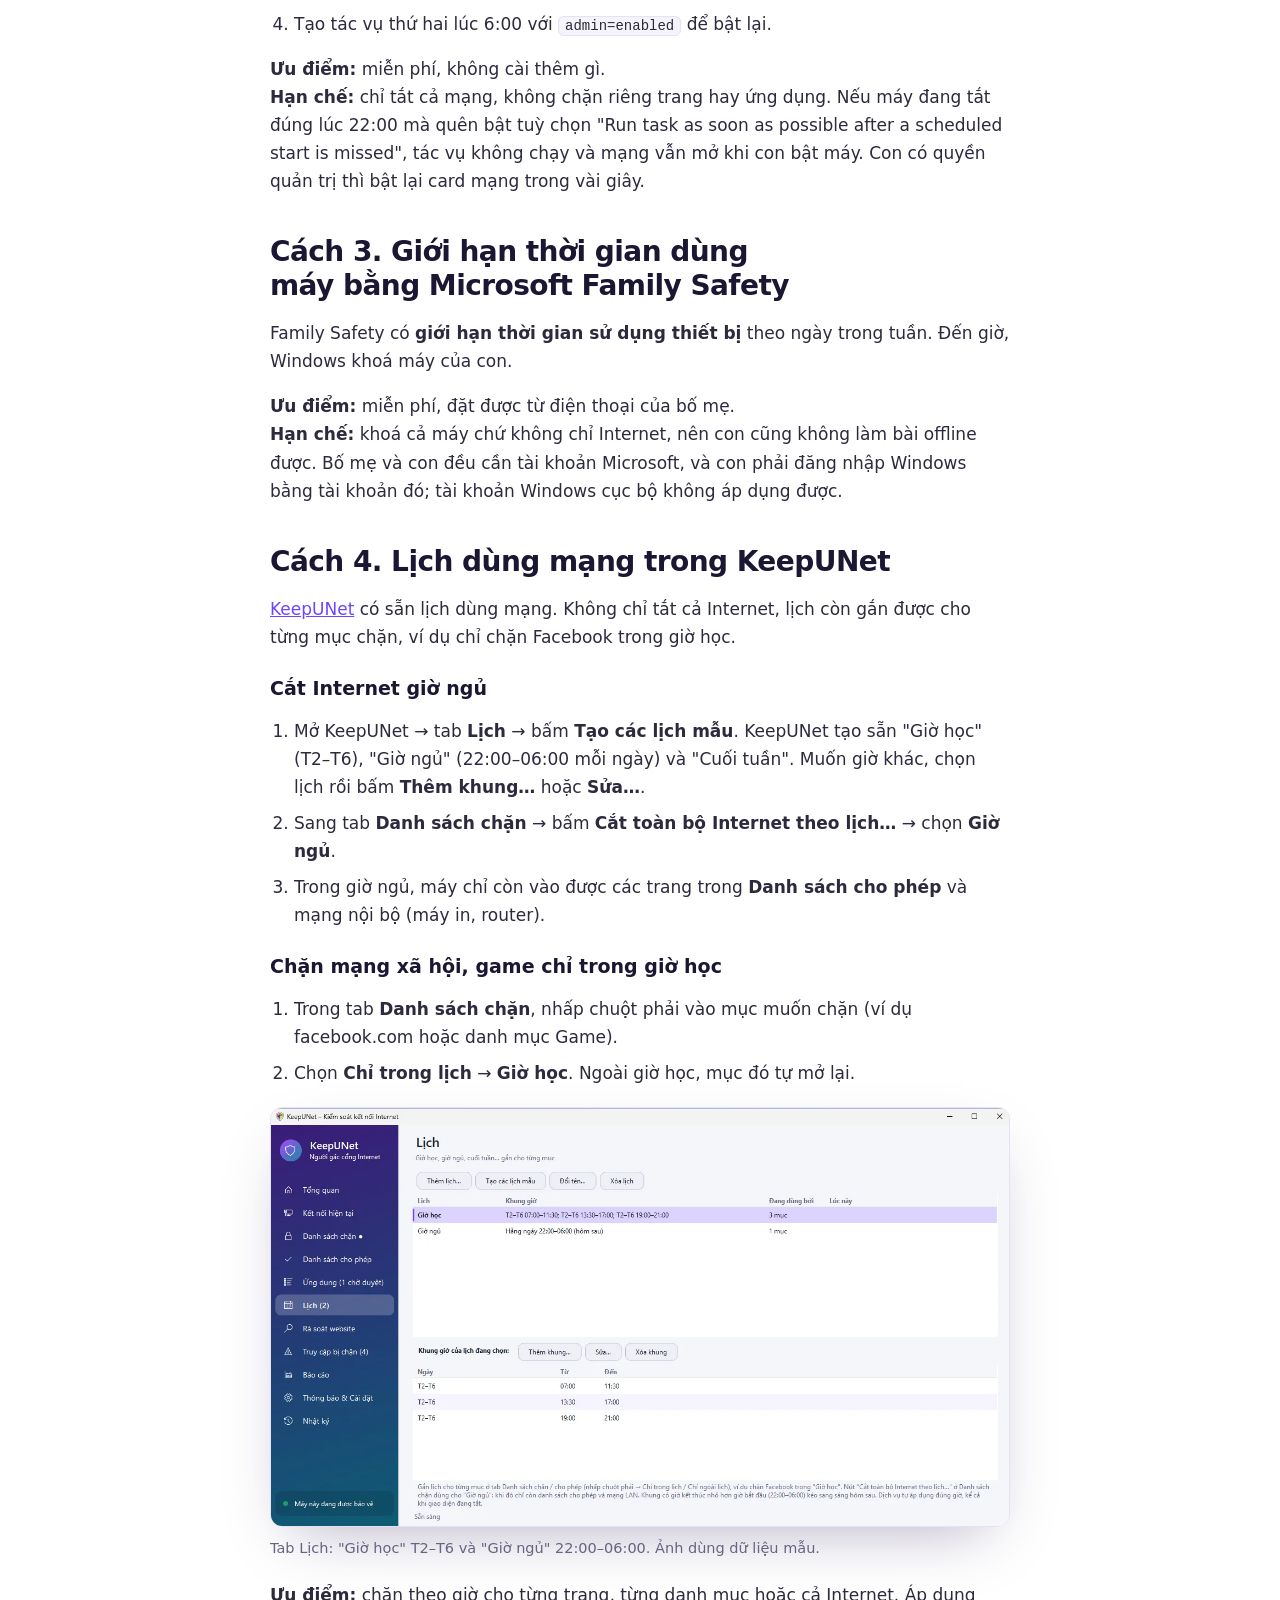
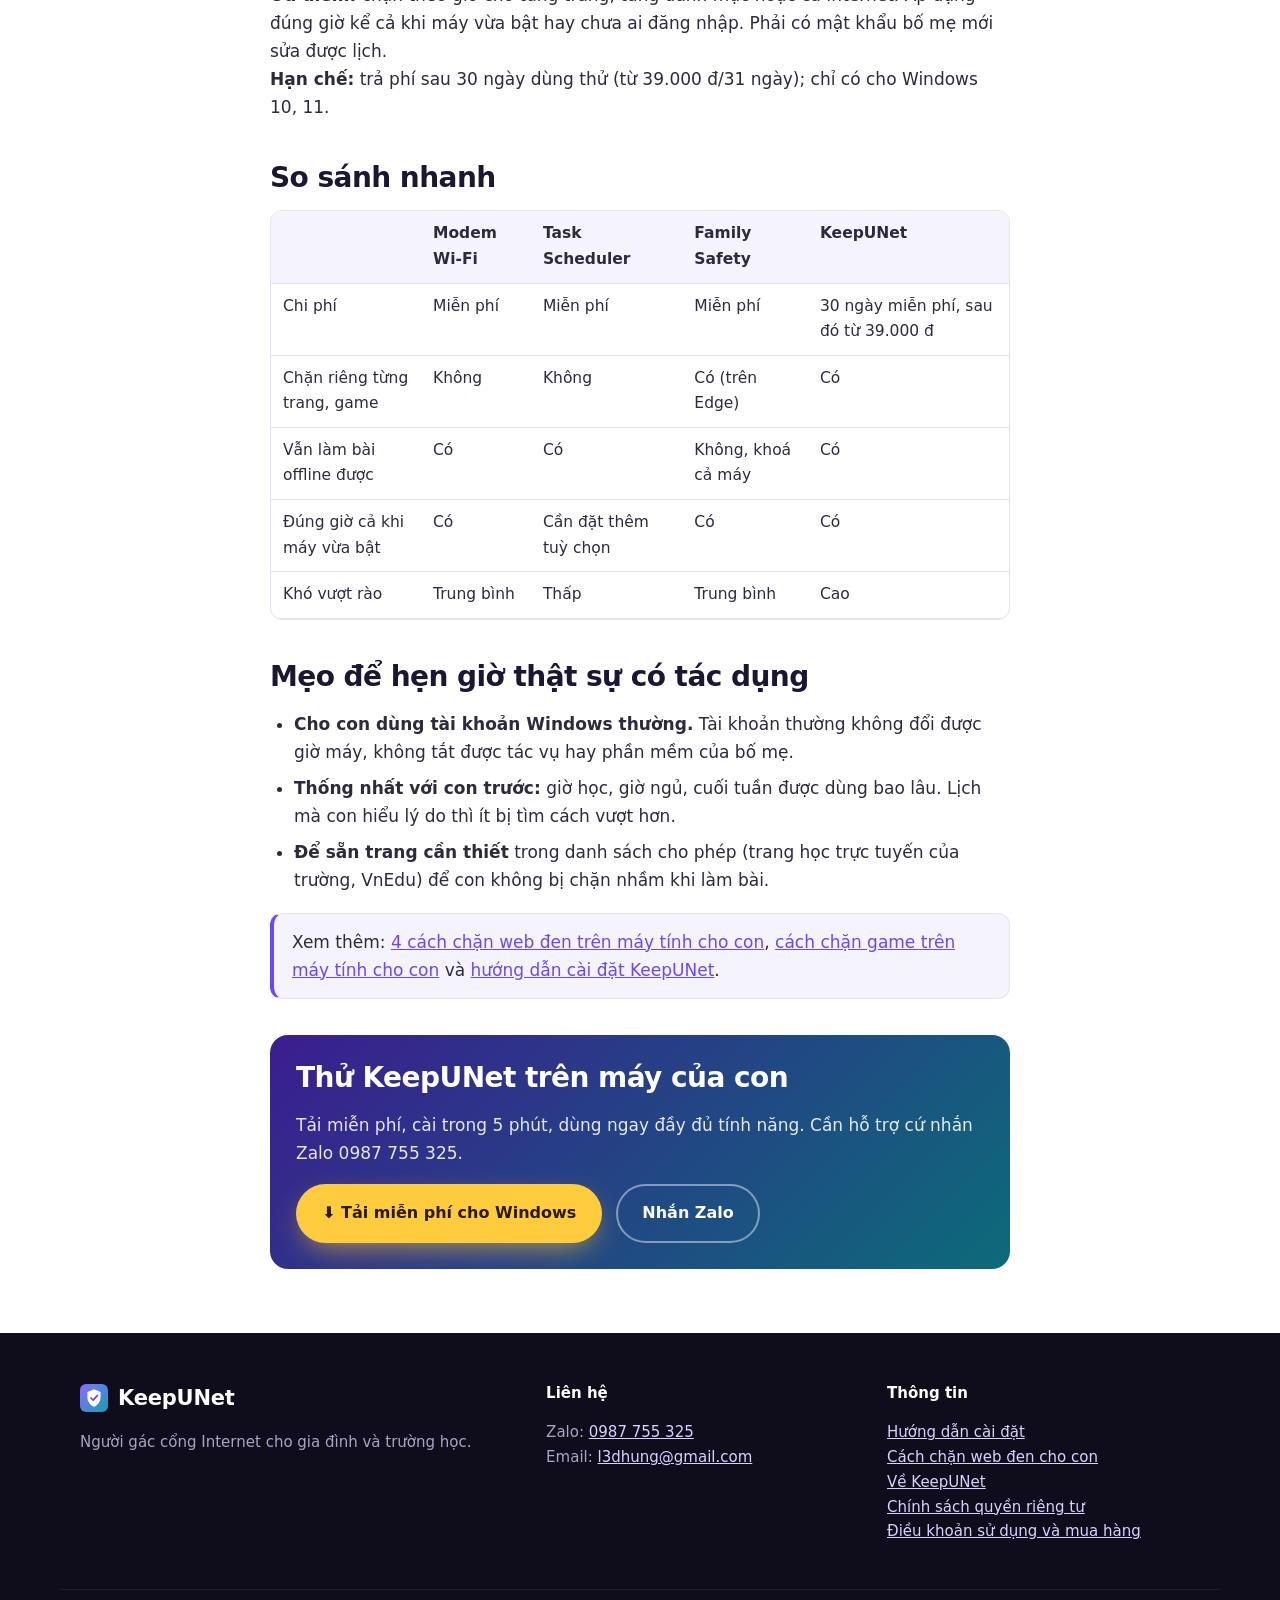
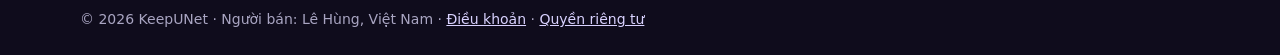
<file: hen-gio-tat-mang-may-tinh.html>
<!doctype html>
<html lang="vi">
<head>
<meta charset="utf-8">
<meta name="viewport" content="width=device-width, initial-scale=1">
<title>Cách hẹn giờ tắt mạng máy tính cho con (Windows 10, 11)</title>
<meta name="description" content="4 cách hẹn giờ tắt Internet trên máy tính Windows 10, 11 cho con: modem Wi-Fi, Task Scheduler, Microsoft Family Safety và lịch dùng mạng của KeepUNet. Cách làm, ưu nhược điểm, bảng so sánh.">
<meta name="theme-color" content="#2a1667">
<meta name="robots" content="index, follow, max-image-preview:large">
<link rel="canonical" href="https://keepunet.vn/hen-gio-tat-mang-may-tinh.html">
<link rel="icon" href="shield.svg" type="image/svg+xml">
<link rel="icon" href="img/favicon-48.png" sizes="48x48" type="image/png">
<link rel="apple-touch-icon" href="img/apple-touch-icon.png">
<meta property="og:type" content="article">
<meta property="og:locale" content="vi_VN">
<meta property="og:site_name" content="KeepUNet">
<meta property="og:title" content="Cách hẹn giờ tắt mạng máy tính cho con">
<meta property="og:description" content="4 cách hẹn giờ tắt Internet trên máy tính Windows 10, 11 cho con: modem Wi-Fi, Task Scheduler, Microsoft Family Safety và lịch dùng mạng của KeepUNet. Cách làm, ưu nhược điểm, bảng so sánh.">
<meta property="og:url" content="https://keepunet.vn/hen-gio-tat-mang-may-tinh.html">
<meta property="og:image" content="https://keepunet.vn/img/og.jpg">
<meta name="twitter:card" content="summary_large_image">
<link rel="stylesheet" href="home.css">
<script type="application/ld+json">
{
 "@context": "https://schema.org",
 "@type": "BreadcrumbList",
 "itemListElement": [
  {
   "@type": "ListItem",
   "position": 1,
   "name": "Trang chủ",
   "item": "https://keepunet.vn/"
  },
  {
   "@type": "ListItem",
   "position": 2,
   "name": "Hẹn giờ tắt mạng máy tính",
   "item": "https://keepunet.vn/hen-gio-tat-mang-may-tinh.html"
  }
 ]
}
</script>
<script type="application/ld+json">
{
 "@context": "https://schema.org",
 "@type": "Article",
 "headline": "Cách hẹn giờ tắt mạng máy tính cho con (Windows 10, 11)",
 "inLanguage": "vi",
 "datePublished": "2026-11-22",
 "dateModified": "2026-11-24",
 "image": "https://keepunet.vn/img/app-lich.webp",
 "mainEntityOfPage": "https://keepunet.vn/hen-gio-tat-mang-may-tinh.html",
 "author": {
  "@type": "Organization",
  "name": "KeepUNet",
  "url": "https://keepunet.vn/"
 },
 "publisher": {
  "@type": "Organization",
  "name": "KeepUNet",
  "logo": {
   "@type": "ImageObject",
   "url": "https://keepunet.vn/img/icon-192.png"
  }
 }
}
</script>
</head>
<body>
<header class="top" id="top">
  <div class="wrap bar">
    <a class="brand" href="./"><img src="shield.svg" width="34" height="34" alt="">KeepUNet</a>
    <nav class="menu" aria-label="Mục lục">
      <a href="./#tinh-nang">Tính năng</a>
      <a href="./#bang-gia">Bảng giá</a>
      <a href="huong-dan-cai-dat.html">Hướng dẫn</a>
      <a href="chan-web-den-cho-con.html">Kiến thức</a>
      <a href="ve-keepunet.html">Giới thiệu</a>
    </nav>
    <a class="btn btn-small btn-light" href="https://github.com/l3dhung/keepunet-site/releases/latest/download/KeepUNet-Setup.msi">Tải miễn phí</a>
  </div>
</header>
<section class="page-hero">
  <div class="wrap">
    <p class="crumbs"><a href="./">Trang chủ</a> › Hẹn giờ tắt mạng máy tính</p>
    <h1>Cách hẹn giờ tắt mạng máy tính cho con</h1>
    <p>Giờ ngủ tự cắt Internet, giờ học chỉ vào trang học: 4 cách làm trên Windows 10, 11 và nên chọn cách nào.</p>
  </div>
</section>
<main class="article">
<p class="updated">Cập nhật ngày 24/11/2026</p>

<div class="quick"><b>Trả lời nhanh</b><p>Windows không có sẵn nút hẹn giờ tắt Internet. Bạn có 4 cách: hẹn giờ trên modem Wi-Fi (theo từng thiết bị), dùng Task Scheduler để tắt card mạng, giới hạn thời gian dùng máy bằng Microsoft Family Safety, hoặc dùng phần mềm có lịch như KeepUNet: tạo lịch "Giờ ngủ" 22:00–06:00 rồi bấm "Cắt toàn bộ Internet theo lịch". Dù chọn cách nào, hãy cho con dùng tài khoản Windows thường để con không tự đổi lại.</p></div>

<p>Con hứa "chơi thêm 5 phút" rồi thức tới khuya, hay vừa học online vừa lướt TikTok: hẹn giờ cho Internet giúp bố mẹ đỡ phải nhắc mỗi tối. Bài này hướng dẫn 4 cách hẹn giờ tắt mạng trên máy tính Windows 10, 11, kèm ưu nhược điểm để bạn chọn cách hợp với gia đình.</p>

<h2>Cách 1. Hẹn giờ trên modem Wi-Fi</h2>
<p>Phần lớn modem của các nhà mạng có mục <b>Kiểm soát truy cập</b> hoặc <b>Parental Control</b>, cho đặt giờ chặn Internet theo từng thiết bị (nhận diện bằng địa chỉ MAC).</p>
<ol>
  <li>Đăng nhập trang quản trị modem (địa chỉ và mật khẩu thường in ở mặt dưới modem, hoặc trong ứng dụng của nhà mạng).</li>
  <li>Tìm mục Kiểm soát truy cập / Parental Control, chọn máy tính của con.</li>
  <li>Đặt khung giờ chặn, ví dụ 22:00–06:00 mỗi ngày, rồi lưu.</li>
</ol>
<p><b>Ưu điểm:</b> miễn phí, áp dụng được cho cả điện thoại, máy tính bảng trong nhà.<br>
<b>Hạn chế:</b> mỗi modem một giao diện, nhiều máy không có tính năng này. Chỉ chặn được cả Internet, không chặn riêng Facebook hay game. Máy bật "địa chỉ MAC ngẫu nhiên", hoặc con phát Wi-Fi từ điện thoại, là vượt qua được.</p>

<h2>Cách 2. Task Scheduler tắt card mạng</h2>
<p>Dành cho người rành máy tính: dùng <b>Task Scheduler</b> (Trình lập lịch tác vụ) của Windows chạy lệnh tắt card mạng lúc 22:00 và bật lại lúc 6:00.</p>
<ol>
  <li>Xem tên card mạng trong <b>Settings → Network &amp; Internet → Advanced network settings</b>, ví dụ <kbd>Wi-Fi</kbd>.</li>
  <li>Mở Task Scheduler → <b>Create Task</b>. Tab General: chọn <b>Run with highest privileges</b>.</li>
  <li>Tab Triggers: hằng ngày lúc 22:00. Tab Actions: chương trình <kbd>netsh</kbd>, tham số <kbd>interface set interface name="Wi-Fi" admin=disabled</kbd>.</li>
  <li>Tạo tác vụ thứ hai lúc 6:00 với <kbd>admin=enabled</kbd> để bật lại.</li>
</ol>
<p><b>Ưu điểm:</b> miễn phí, không cài thêm gì.<br>
<b>Hạn chế:</b> chỉ tắt cả mạng, không chặn riêng trang hay ứng dụng. Nếu máy đang tắt đúng lúc 22:00 mà quên bật tuỳ chọn "Run task as soon as possible after a scheduled start is missed", tác vụ không chạy và mạng vẫn mở khi con bật máy. Con có quyền quản trị thì bật lại card mạng trong vài giây.</p>

<h2>Cách 3. Giới hạn thời gian dùng máy bằng Microsoft Family Safety</h2>
<p>Family Safety có <b>giới hạn thời gian sử dụng thiết bị</b> theo ngày trong tuần. Đến giờ, Windows khoá máy của con.</p>
<p><b>Ưu điểm:</b> miễn phí, đặt được từ điện thoại của bố mẹ.<br>
<b>Hạn chế:</b> khoá cả máy chứ không chỉ Internet, nên con cũng không làm bài offline được. Bố mẹ và con đều cần tài khoản Microsoft, và con phải đăng nhập Windows bằng tài khoản đó; tài khoản Windows cục bộ không áp dụng được.</p>

<h2>Cách 4. Lịch dùng mạng trong KeepUNet</h2>
<p><a href="./">KeepUNet</a> có sẵn lịch dùng mạng. Không chỉ tắt cả Internet, lịch còn gắn được cho từng mục chặn, ví dụ chỉ chặn Facebook trong giờ học.</p>
<h3>Cắt Internet giờ ngủ</h3>
<ol>
  <li>Mở KeepUNet → tab <b>Lịch</b> → bấm <b>Tạo các lịch mẫu</b>. KeepUNet tạo sẵn "Giờ học" (T2–T6), "Giờ ngủ" (22:00–06:00 mỗi ngày) và "Cuối tuần". Muốn giờ khác, chọn lịch rồi bấm <b>Thêm khung…</b> hoặc <b>Sửa…</b>.</li>
  <li>Sang tab <b>Danh sách chặn</b> → bấm <b>Cắt toàn bộ Internet theo lịch…</b> → chọn <b>Giờ ngủ</b>.</li>
  <li>Trong giờ ngủ, máy chỉ còn vào được các trang trong <b>Danh sách cho phép</b> và mạng nội bộ (máy in, router).</li>
</ol>
<h3>Chặn mạng xã hội, game chỉ trong giờ học</h3>
<ol>
  <li>Trong tab <b>Danh sách chặn</b>, nhấp chuột phải vào mục muốn chặn (ví dụ facebook.com hoặc danh mục Game).</li>
  <li>Chọn <b>Chỉ trong lịch</b> → <b>Giờ học</b>. Ngoài giờ học, mục đó tự mở lại.</li>
</ol>
<figure>
  <img src="img/app-lich.webp" width="1344" height="760" alt="Tab Lịch trong KeepUNet với lịch Giờ học và Giờ ngủ" loading="lazy">
  <figcaption>Tab Lịch: "Giờ học" T2–T6 và "Giờ ngủ" 22:00–06:00. Ảnh dùng dữ liệu mẫu.</figcaption>
</figure>
<p><b>Ưu điểm:</b> chặn theo giờ cho từng trang, từng danh mục hoặc cả Internet. Áp dụng đúng giờ kể cả khi máy vừa bật hay chưa ai đăng nhập. Phải có mật khẩu bố mẹ mới sửa được lịch.<br>
<b>Hạn chế:</b> trả phí sau 30 ngày dùng thử (từ 39.000 đ/31 ngày); chỉ có cho Windows 10, 11.</p>

<h2>So sánh nhanh</h2>
<div class="table-scroll">
<table>
  <thead><tr><th></th><th>Modem Wi-Fi</th><th>Task Scheduler</th><th>Family Safety</th><th>KeepUNet</th></tr></thead>
  <tbody>
    <tr><td>Chi phí</td><td>Miễn phí</td><td>Miễn phí</td><td>Miễn phí</td><td>30 ngày miễn phí, sau đó từ 39.000 đ</td></tr>
    <tr><td>Chặn riêng từng trang, game</td><td>Không</td><td>Không</td><td>Có (trên Edge)</td><td>Có</td></tr>
    <tr><td>Vẫn làm bài offline được</td><td>Có</td><td>Có</td><td>Không, khoá cả máy</td><td>Có</td></tr>
    <tr><td>Đúng giờ cả khi máy vừa bật</td><td>Có</td><td>Cần đặt thêm tuỳ chọn</td><td>Có</td><td>Có</td></tr>
    <tr><td>Khó vượt rào</td><td>Trung bình</td><td>Thấp</td><td>Trung bình</td><td>Cao</td></tr>
  </tbody>
</table>
</div>

<h2>Mẹo để hẹn giờ thật sự có tác dụng</h2>
<ul>
  <li><b>Cho con dùng tài khoản Windows thường.</b> Tài khoản thường không đổi được giờ máy, không tắt được tác vụ hay phần mềm của bố mẹ.</li>
  <li><b>Thống nhất với con trước:</b> giờ học, giờ ngủ, cuối tuần được dùng bao lâu. Lịch mà con hiểu lý do thì ít bị tìm cách vượt hơn.</li>
  <li><b>Để sẵn trang cần thiết</b> trong danh sách cho phép (trang học trực tuyến của trường, VnEdu) để con không bị chặn nhầm khi làm bài.</li>
</ul>
<div class="tip">Xem thêm: <a href="chan-web-den-cho-con.html">4 cách chặn web đen trên máy tính cho con</a>, <a href="chan-game-tren-may-tinh.html">cách chặn game trên máy tính cho con</a> và <a href="huong-dan-cai-dat.html">hướng dẫn cài đặt KeepUNet</a>.</div>

<div class="cta-box">
  <h2>Thử KeepUNet trên máy của con</h2>
  <p>Tải miễn phí, cài trong 5 phút, dùng ngay đầy đủ tính năng. Cần hỗ trợ cứ nhắn Zalo 0987 755 325.</p>
  <div class="cta-row"><a class="btn btn-primary" href="https://github.com/l3dhung/keepunet-site/releases/latest/download/KeepUNet-Setup.msi">⬇ Tải miễn phí cho Windows</a><a class="btn btn-ghost" href="https://zalo.me/0987755325" target="_blank" rel="noopener">Nhắn Zalo</a></div>
</div>
</main>
<footer class="foot">
  <div class="wrap foot-grid">
    <div>
      <a class="brand" href="./"><img src="shield.svg" width="28" height="28" alt="">KeepUNet</a>
      <p>Người gác cổng Internet cho gia đình và trường học.</p>
    </div>
    <div>
      <b>Liên hệ</b>
      <p>Zalo: <a href="https://zalo.me/0987755325" target="_blank" rel="noopener">0987 755 325</a><br>Email: <a href="mailto:l3dhung@gmail.com">l3dhung@gmail.com</a></p>
    </div>
    <div>
      <b>Thông tin</b>
      <p><a href="huong-dan-cai-dat.html">Hướng dẫn cài đặt</a><br><a href="chan-web-den-cho-con.html">Cách chặn web đen cho con</a><br><a href="ve-keepunet.html">Về KeepUNet</a><br><a href="privacy.html">Chính sách quyền riêng tư</a><br><a href="dieu-khoan.html">Điều khoản sử dụng và mua hàng</a></p>
    </div>
  </div>
  <p class="wrap copy">© 2026 KeepUNet · Người bán: Lê Hùng, Việt Nam · <a href="dieu-khoan.html">Điều khoản</a> · <a href="privacy.html">Quyền riêng tư</a></p>
</footer>
<a class="zalo-float" href="https://zalo.me/0987755325" target="_blank" rel="noopener" aria-label="Nhắn Zalo">Zalo</a>
</body>
</html>
</file>
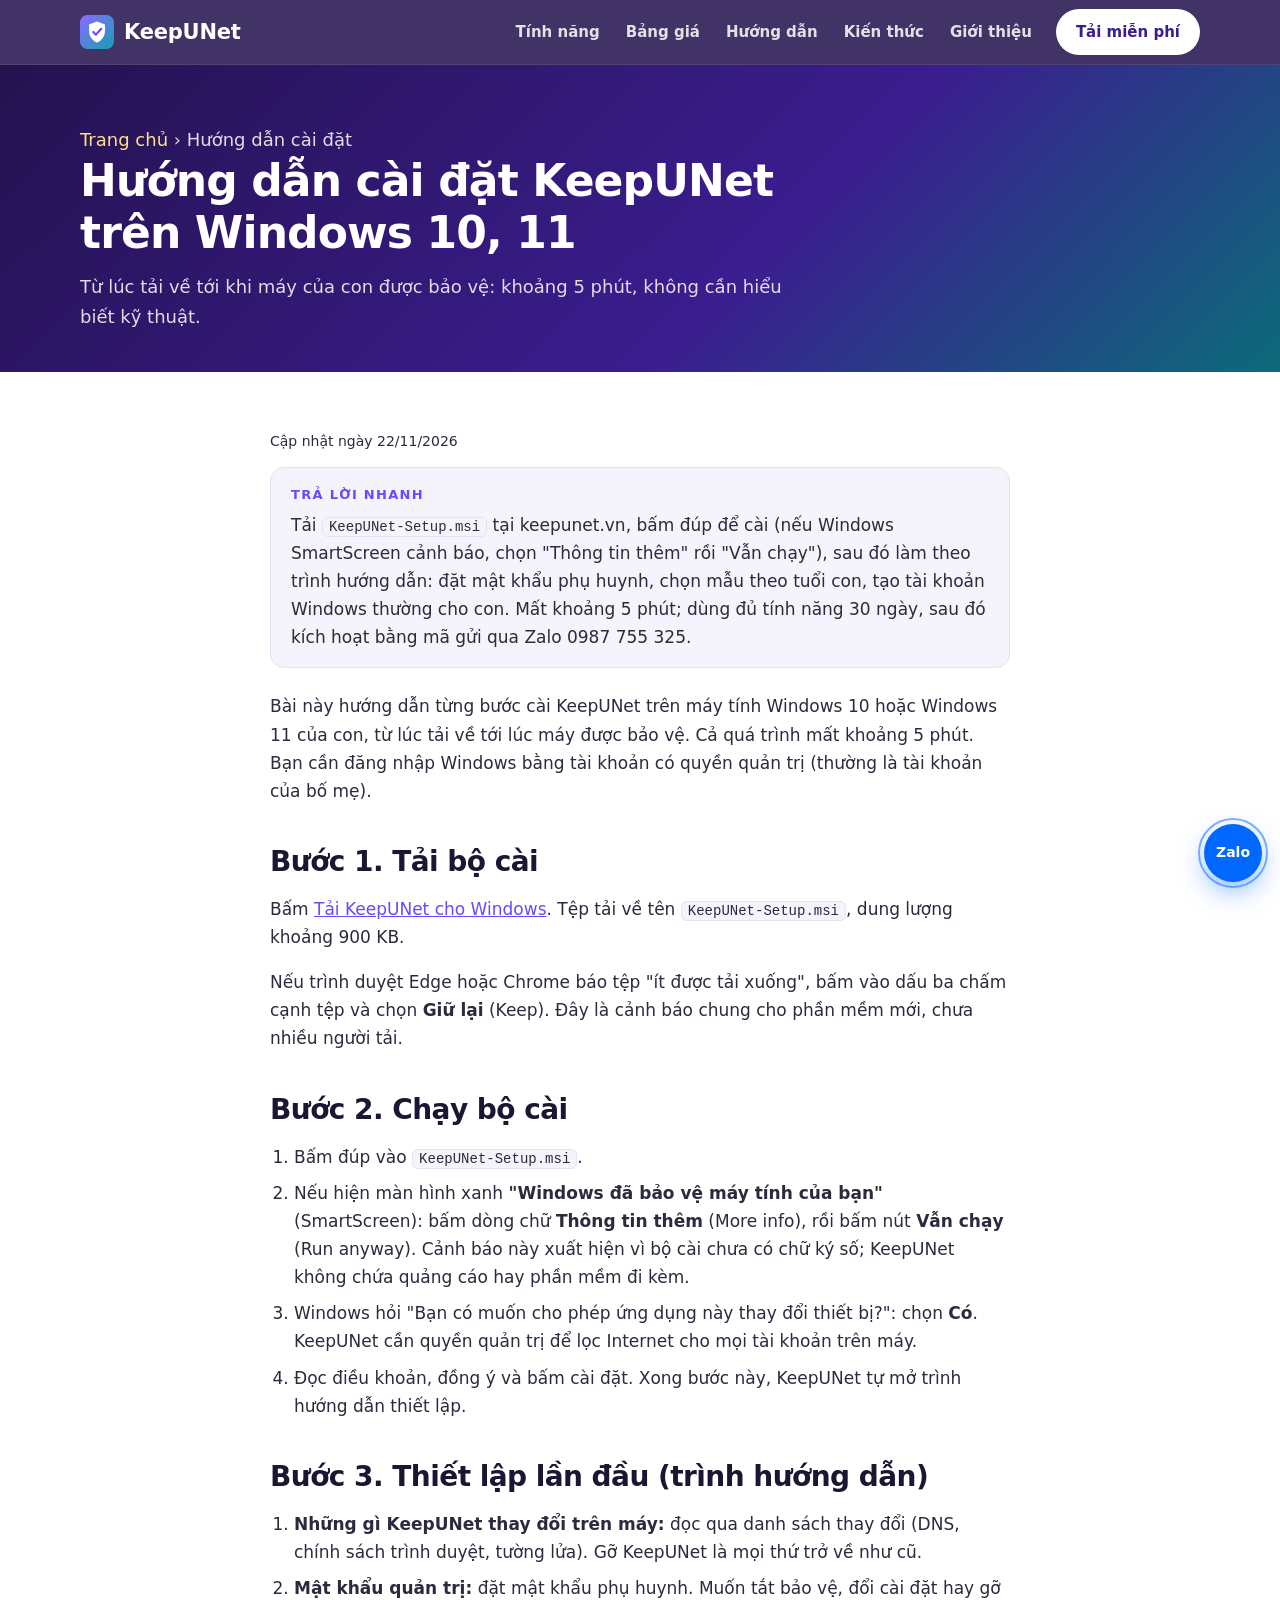
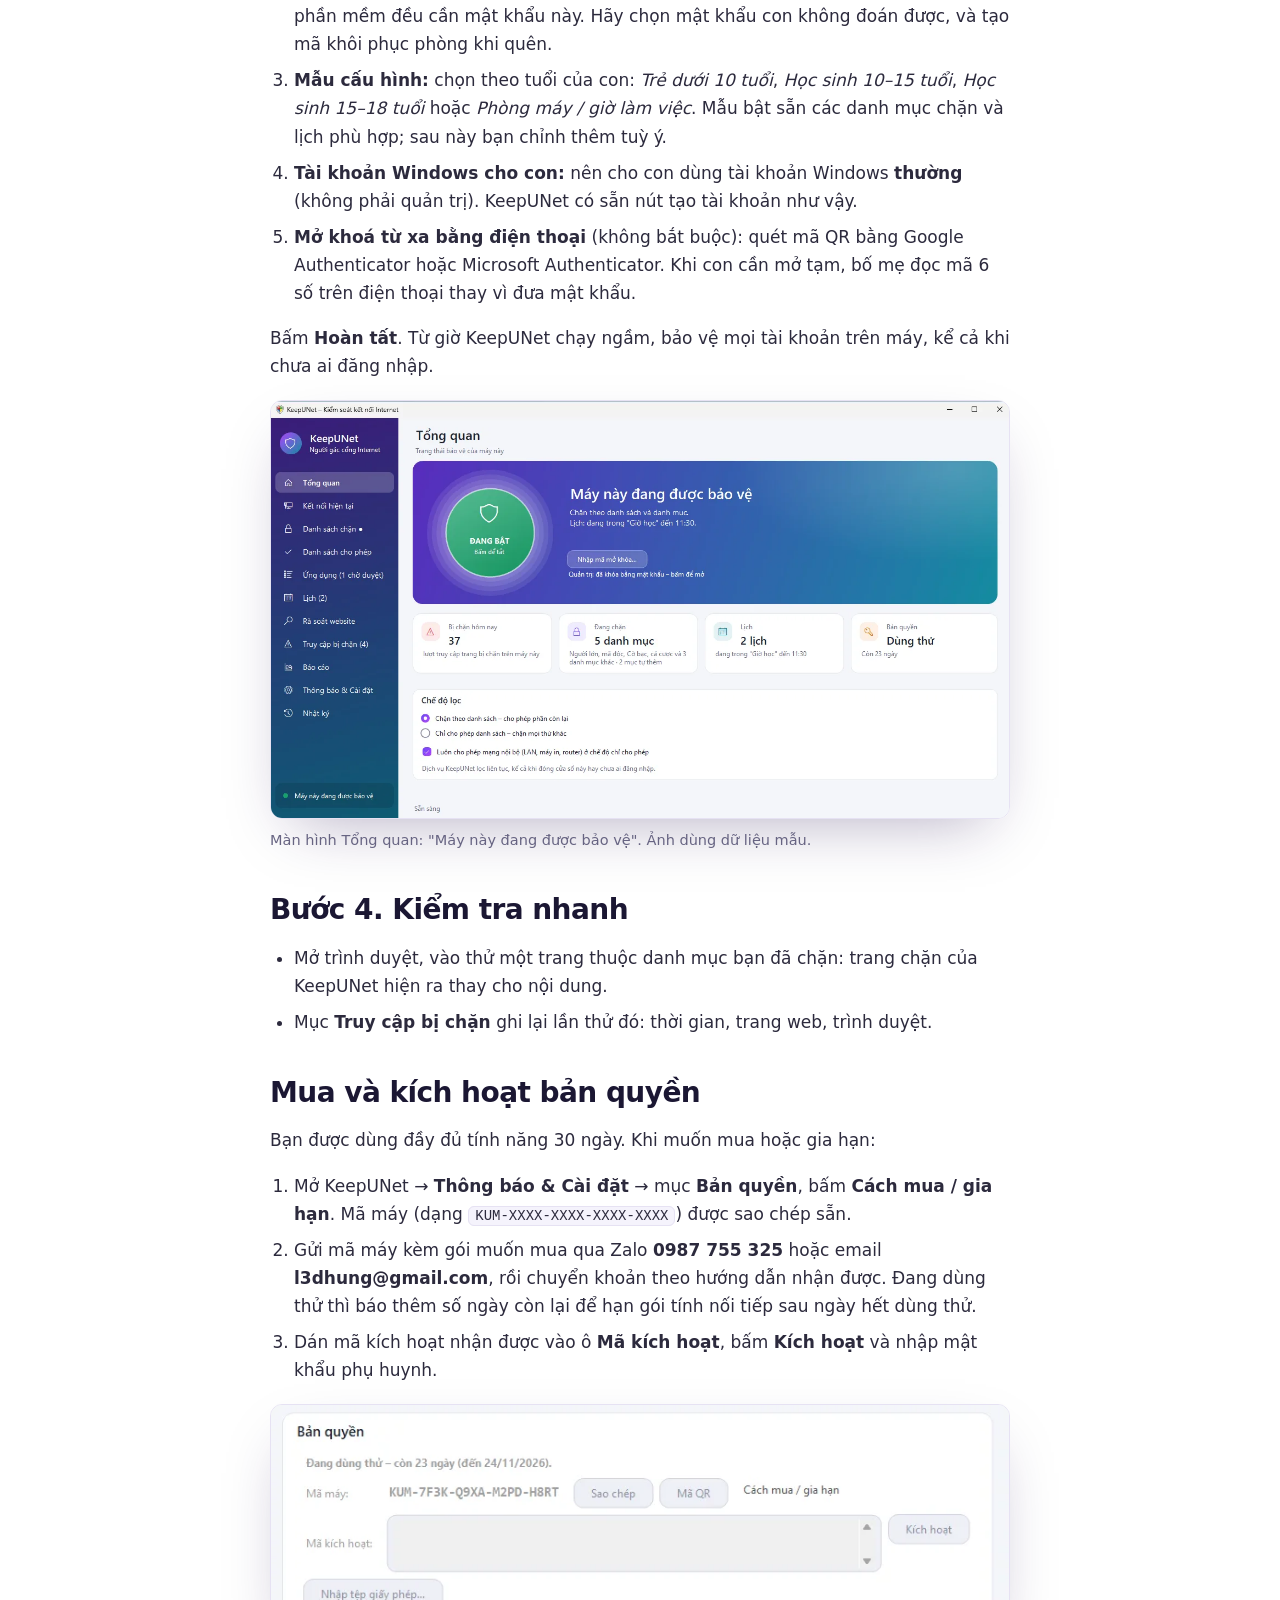
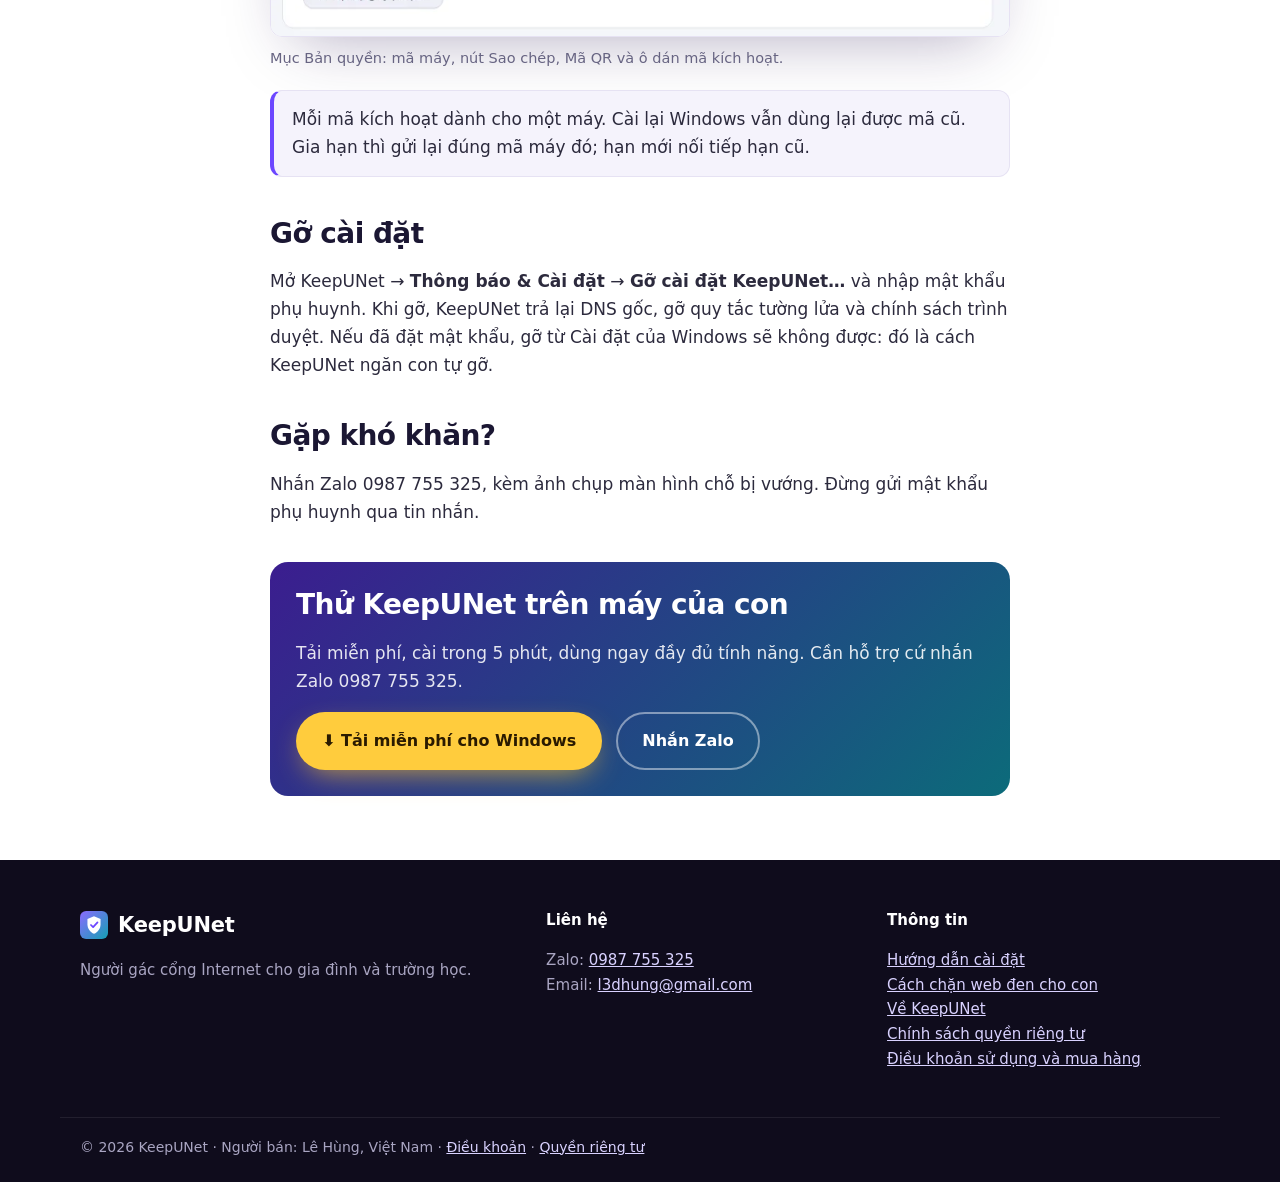
<file: huong-dan-cai-dat.html>
<!doctype html>
<html lang="vi">
<head>
<meta charset="utf-8">
<meta name="viewport" content="width=device-width, initial-scale=1">
<title>Hướng dẫn cài đặt KeepUNet trên Windows 10, 11 – từng bước</title>
<meta name="description" content="Hướng dẫn tải, cài đặt và thiết lập KeepUNet trên máy tính Windows 10, 11 của con trong 5 phút: vượt cảnh báo SmartScreen, đặt mật khẩu phụ huynh, chọn mẫu theo tuổi, kích hoạt bản quyền.">
<meta name="theme-color" content="#2a1667">
<meta name="robots" content="index, follow, max-image-preview:large">
<link rel="canonical" href="https://keepunet.vn/huong-dan-cai-dat.html">
<link rel="icon" href="shield.svg" type="image/svg+xml">
<link rel="icon" href="img/favicon-48.png" sizes="48x48" type="image/png">
<link rel="apple-touch-icon" href="img/apple-touch-icon.png">
<meta property="og:type" content="article">
<meta property="og:locale" content="vi_VN">
<meta property="og:site_name" content="KeepUNet">
<meta property="og:title" content="Hướng dẫn cài đặt KeepUNet trên Windows 10, 11">
<meta property="og:description" content="Hướng dẫn tải, cài đặt và thiết lập KeepUNet trên máy tính Windows 10, 11 của con trong 5 phút: vượt cảnh báo SmartScreen, đặt mật khẩu phụ huynh, chọn mẫu theo tuổi, kích hoạt bản quyền.">
<meta property="og:url" content="https://keepunet.vn/huong-dan-cai-dat.html">
<meta property="og:image" content="https://keepunet.vn/img/og.jpg">
<meta name="twitter:card" content="summary_large_image">
<link rel="stylesheet" href="home.css">
<script type="application/ld+json">
{
 "@context": "https://schema.org",
 "@type": "BreadcrumbList",
 "itemListElement": [
  {
   "@type": "ListItem",
   "position": 1,
   "name": "Trang chủ",
   "item": "https://keepunet.vn/"
  },
  {
   "@type": "ListItem",
   "position": 2,
   "name": "Hướng dẫn cài đặt",
   "item": "https://keepunet.vn/huong-dan-cai-dat.html"
  }
 ]
}
</script>
<script type="application/ld+json">
{
 "@context": "https://schema.org",
 "@type": "HowTo",
 "name": "Cài đặt KeepUNet trên Windows 10, 11",
 "totalTime": "PT5M",
 "step": [
  {
   "@type": "HowToStep",
   "name": "Tải bộ cài",
   "text": "Tải KeepUNet-Setup.msi từ keepunet.vn."
  },
  {
   "@type": "HowToStep",
   "name": "Chạy bộ cài",
   "text": "Bấm đúp tệp .msi; nếu SmartScreen cảnh báo, chọn Thông tin thêm rồi Vẫn chạy; cho phép quyền quản trị."
  },
  {
   "@type": "HowToStep",
   "name": "Thiết lập lần đầu",
   "text": "Đặt mật khẩu phụ huynh, chọn mẫu theo tuổi con, tạo tài khoản Windows thường cho con."
  },
  {
   "@type": "HowToStep",
   "name": "Kiểm tra",
   "text": "Mở thử một trang bị chặn để thấy trang chặn của KeepUNet."
  }
 ]
}
</script>
</head>
<body>
<header class="top" id="top">
  <div class="wrap bar">
    <a class="brand" href="./"><img src="shield.svg" width="34" height="34" alt="">KeepUNet</a>
    <nav class="menu" aria-label="Mục lục">
      <a href="./#tinh-nang">Tính năng</a>
      <a href="./#bang-gia">Bảng giá</a>
      <a href="huong-dan-cai-dat.html">Hướng dẫn</a>
      <a href="chan-web-den-cho-con.html">Kiến thức</a>
      <a href="ve-keepunet.html">Giới thiệu</a>
    </nav>
    <a class="btn btn-small btn-light" href="https://github.com/l3dhung/keepunet-site/releases/latest/download/KeepUNet-Setup.msi">Tải miễn phí</a>
  </div>
</header>
<section class="page-hero">
  <div class="wrap">
    <p class="crumbs"><a href="./">Trang chủ</a> › Hướng dẫn cài đặt</p>
    <h1>Hướng dẫn cài đặt KeepUNet trên Windows 10, 11</h1>
    <p>Từ lúc tải về tới khi máy của con được bảo vệ: khoảng 5 phút, không cần hiểu biết kỹ thuật.</p>
  </div>
</section>
<main class="article">
<p class="updated">Cập nhật ngày 22/11/2026</p>
<div class="quick"><b>Trả lời nhanh</b><p>Tải <kbd>KeepUNet-Setup.msi</kbd> tại keepunet.vn, bấm đúp để cài (nếu Windows SmartScreen cảnh báo, chọn "Thông tin thêm" rồi "Vẫn chạy"), sau đó làm theo trình hướng dẫn: đặt mật khẩu phụ huynh, chọn mẫu theo tuổi con, tạo tài khoản Windows thường cho con. Mất khoảng 5 phút; dùng đủ tính năng 30 ngày, sau đó kích hoạt bằng mã gửi qua Zalo 0987 755 325.</p></div>

<p>Bài này hướng dẫn từng bước cài KeepUNet trên máy tính Windows 10 hoặc Windows 11 của con, từ lúc tải về tới lúc máy được bảo vệ. Cả quá trình mất khoảng 5 phút. Bạn cần đăng nhập Windows bằng tài khoản có quyền quản trị (thường là tài khoản của bố mẹ).</p>

<h2>Bước 1. Tải bộ cài</h2>
<p>Bấm <a href="https://github.com/l3dhung/keepunet-site/releases/latest/download/KeepUNet-Setup.msi">Tải KeepUNet cho Windows</a>. Tệp tải về tên <kbd>KeepUNet-Setup.msi</kbd>, dung lượng khoảng 900 KB.</p>
<p>Nếu trình duyệt Edge hoặc Chrome báo tệp "ít được tải xuống", bấm vào dấu ba chấm cạnh tệp và chọn <b>Giữ lại</b> (Keep). Đây là cảnh báo chung cho phần mềm mới, chưa nhiều người tải.</p>

<h2>Bước 2. Chạy bộ cài</h2>
<ol>
  <li>Bấm đúp vào <kbd>KeepUNet-Setup.msi</kbd>.</li>
  <li>Nếu hiện màn hình xanh <b>"Windows đã bảo vệ máy tính của bạn"</b> (SmartScreen): bấm dòng chữ <b>Thông tin thêm</b> (More info), rồi bấm nút <b>Vẫn chạy</b> (Run anyway). Cảnh báo này xuất hiện vì bộ cài chưa có chữ ký số; KeepUNet không chứa quảng cáo hay phần mềm đi kèm.</li>
  <li>Windows hỏi "Bạn có muốn cho phép ứng dụng này thay đổi thiết bị?": chọn <b>Có</b>. KeepUNet cần quyền quản trị để lọc Internet cho mọi tài khoản trên máy.</li>
  <li>Đọc điều khoản, đồng ý và bấm cài đặt. Xong bước này, KeepUNet tự mở trình hướng dẫn thiết lập.</li>
</ol>

<h2>Bước 3. Thiết lập lần đầu (trình hướng dẫn)</h2>
<ol>
  <li><b>Những gì KeepUNet thay đổi trên máy:</b> đọc qua danh sách thay đổi (DNS, chính sách trình duyệt, tường lửa). Gỡ KeepUNet là mọi thứ trở về như cũ.</li>
  <li><b>Mật khẩu quản trị:</b> đặt mật khẩu phụ huynh. Muốn tắt bảo vệ, đổi cài đặt hay gỡ phần mềm đều cần mật khẩu này. Hãy chọn mật khẩu con không đoán được, và tạo mã khôi phục phòng khi quên.</li>
  <li><b>Mẫu cấu hình:</b> chọn theo tuổi của con: <i>Trẻ dưới 10 tuổi</i>, <i>Học sinh 10–15 tuổi</i>, <i>Học sinh 15–18 tuổi</i> hoặc <i>Phòng máy / giờ làm việc</i>. Mẫu bật sẵn các danh mục chặn và lịch phù hợp; sau này bạn chỉnh thêm tuỳ ý.</li>
  <li><b>Tài khoản Windows cho con:</b> nên cho con dùng tài khoản Windows <b>thường</b> (không phải quản trị). KeepUNet có sẵn nút tạo tài khoản như vậy.</li>
  <li><b>Mở khoá từ xa bằng điện thoại</b> (không bắt buộc): quét mã QR bằng Google Authenticator hoặc Microsoft Authenticator. Khi con cần mở tạm, bố mẹ đọc mã 6 số trên điện thoại thay vì đưa mật khẩu.</li>
</ol>
<p>Bấm <b>Hoàn tất</b>. Từ giờ KeepUNet chạy ngầm, bảo vệ mọi tài khoản trên máy, kể cả khi chưa ai đăng nhập.</p>

<figure>
  <img src="img/app-tong-quan.webp" width="1344" height="760" alt="Màn hình Tổng quan của KeepUNet sau khi cài: máy đang được bảo vệ" loading="lazy">
  <figcaption>Màn hình Tổng quan: "Máy này đang được bảo vệ". Ảnh dùng dữ liệu mẫu.</figcaption>
</figure>

<h2>Bước 4. Kiểm tra nhanh</h2>
<ul>
  <li>Mở trình duyệt, vào thử một trang thuộc danh mục bạn đã chặn: trang chặn của KeepUNet hiện ra thay cho nội dung.</li>
  <li>Mục <b>Truy cập bị chặn</b> ghi lại lần thử đó: thời gian, trang web, trình duyệt.</li>
</ul>

<h2>Mua và kích hoạt bản quyền</h2>
<p>Bạn được dùng đầy đủ tính năng 30 ngày. Khi muốn mua hoặc gia hạn:</p>
<ol>
  <li>Mở KeepUNet → <b>Thông báo &amp; Cài đặt</b> → mục <b>Bản quyền</b>, bấm <b>Cách mua / gia hạn</b>. Mã máy (dạng <kbd>KUM-XXXX-XXXX-XXXX-XXXX</kbd>) được sao chép sẵn.</li>
  <li>Gửi mã máy kèm gói muốn mua qua Zalo <b>0987 755 325</b> hoặc email <b>l3dhung@gmail.com</b>, rồi chuyển khoản theo hướng dẫn nhận được. Đang dùng thử thì báo thêm số ngày còn lại để hạn gói tính nối tiếp sau ngày hết dùng thử.</li>
  <li>Dán mã kích hoạt nhận được vào ô <b>Mã kích hoạt</b>, bấm <b>Kích hoạt</b> và nhập mật khẩu phụ huynh.</li>
</ol>
<figure>
  <img src="img/app-ban-quyen.webp" width="800" height="250" alt="Mục Bản quyền trong KeepUNet: mã máy, nút Sao chép, Mã QR và ô Mã kích hoạt" loading="lazy">
  <figcaption>Mục Bản quyền: mã máy, nút Sao chép, Mã QR và ô dán mã kích hoạt.</figcaption>
</figure>
<div class="tip">Mỗi mã kích hoạt dành cho một máy. Cài lại Windows vẫn dùng lại được mã cũ. Gia hạn thì gửi lại đúng mã máy đó; hạn mới nối tiếp hạn cũ.</div>

<h2>Gỡ cài đặt</h2>
<p>Mở KeepUNet → <b>Thông báo &amp; Cài đặt</b> → <b>Gỡ cài đặt KeepUNet…</b> và nhập mật khẩu phụ huynh. Khi gỡ, KeepUNet trả lại DNS gốc, gỡ quy tắc tường lửa và chính sách trình duyệt. Nếu đã đặt mật khẩu, gỡ từ Cài đặt của Windows sẽ không được: đó là cách KeepUNet ngăn con tự gỡ.</p>

<h2>Gặp khó khăn?</h2>
<p>Nhắn Zalo 0987 755 325, kèm ảnh chụp màn hình chỗ bị vướng. Đừng gửi mật khẩu phụ huynh qua tin nhắn.</p>

<div class="cta-box">
  <h2>Thử KeepUNet trên máy của con</h2>
  <p>Tải miễn phí, cài trong 5 phút, dùng ngay đầy đủ tính năng. Cần hỗ trợ cứ nhắn Zalo 0987 755 325.</p>
  <div class="cta-row"><a class="btn btn-primary" href="https://github.com/l3dhung/keepunet-site/releases/latest/download/KeepUNet-Setup.msi">⬇ Tải miễn phí cho Windows</a><a class="btn btn-ghost" href="https://zalo.me/0987755325" target="_blank" rel="noopener">Nhắn Zalo</a></div>
</div>
</main>
<footer class="foot">
  <div class="wrap foot-grid">
    <div>
      <a class="brand" href="./"><img src="shield.svg" width="28" height="28" alt="">KeepUNet</a>
      <p>Người gác cổng Internet cho gia đình và trường học.</p>
    </div>
    <div>
      <b>Liên hệ</b>
      <p>Zalo: <a href="https://zalo.me/0987755325" target="_blank" rel="noopener">0987 755 325</a><br>Email: <a href="mailto:l3dhung@gmail.com">l3dhung@gmail.com</a></p>
    </div>
    <div>
      <b>Thông tin</b>
      <p><a href="huong-dan-cai-dat.html">Hướng dẫn cài đặt</a><br><a href="chan-web-den-cho-con.html">Cách chặn web đen cho con</a><br><a href="ve-keepunet.html">Về KeepUNet</a><br><a href="privacy.html">Chính sách quyền riêng tư</a><br><a href="dieu-khoan.html">Điều khoản sử dụng và mua hàng</a></p>
    </div>
  </div>
  <p class="wrap copy">© 2026 KeepUNet · Người bán: Lê Hùng, Việt Nam · <a href="dieu-khoan.html">Điều khoản</a> · <a href="privacy.html">Quyền riêng tư</a></p>
</footer>
<a class="zalo-float" href="https://zalo.me/0987755325" target="_blank" rel="noopener" aria-label="Nhắn Zalo">Zalo</a>
</body>
</html>
</file>
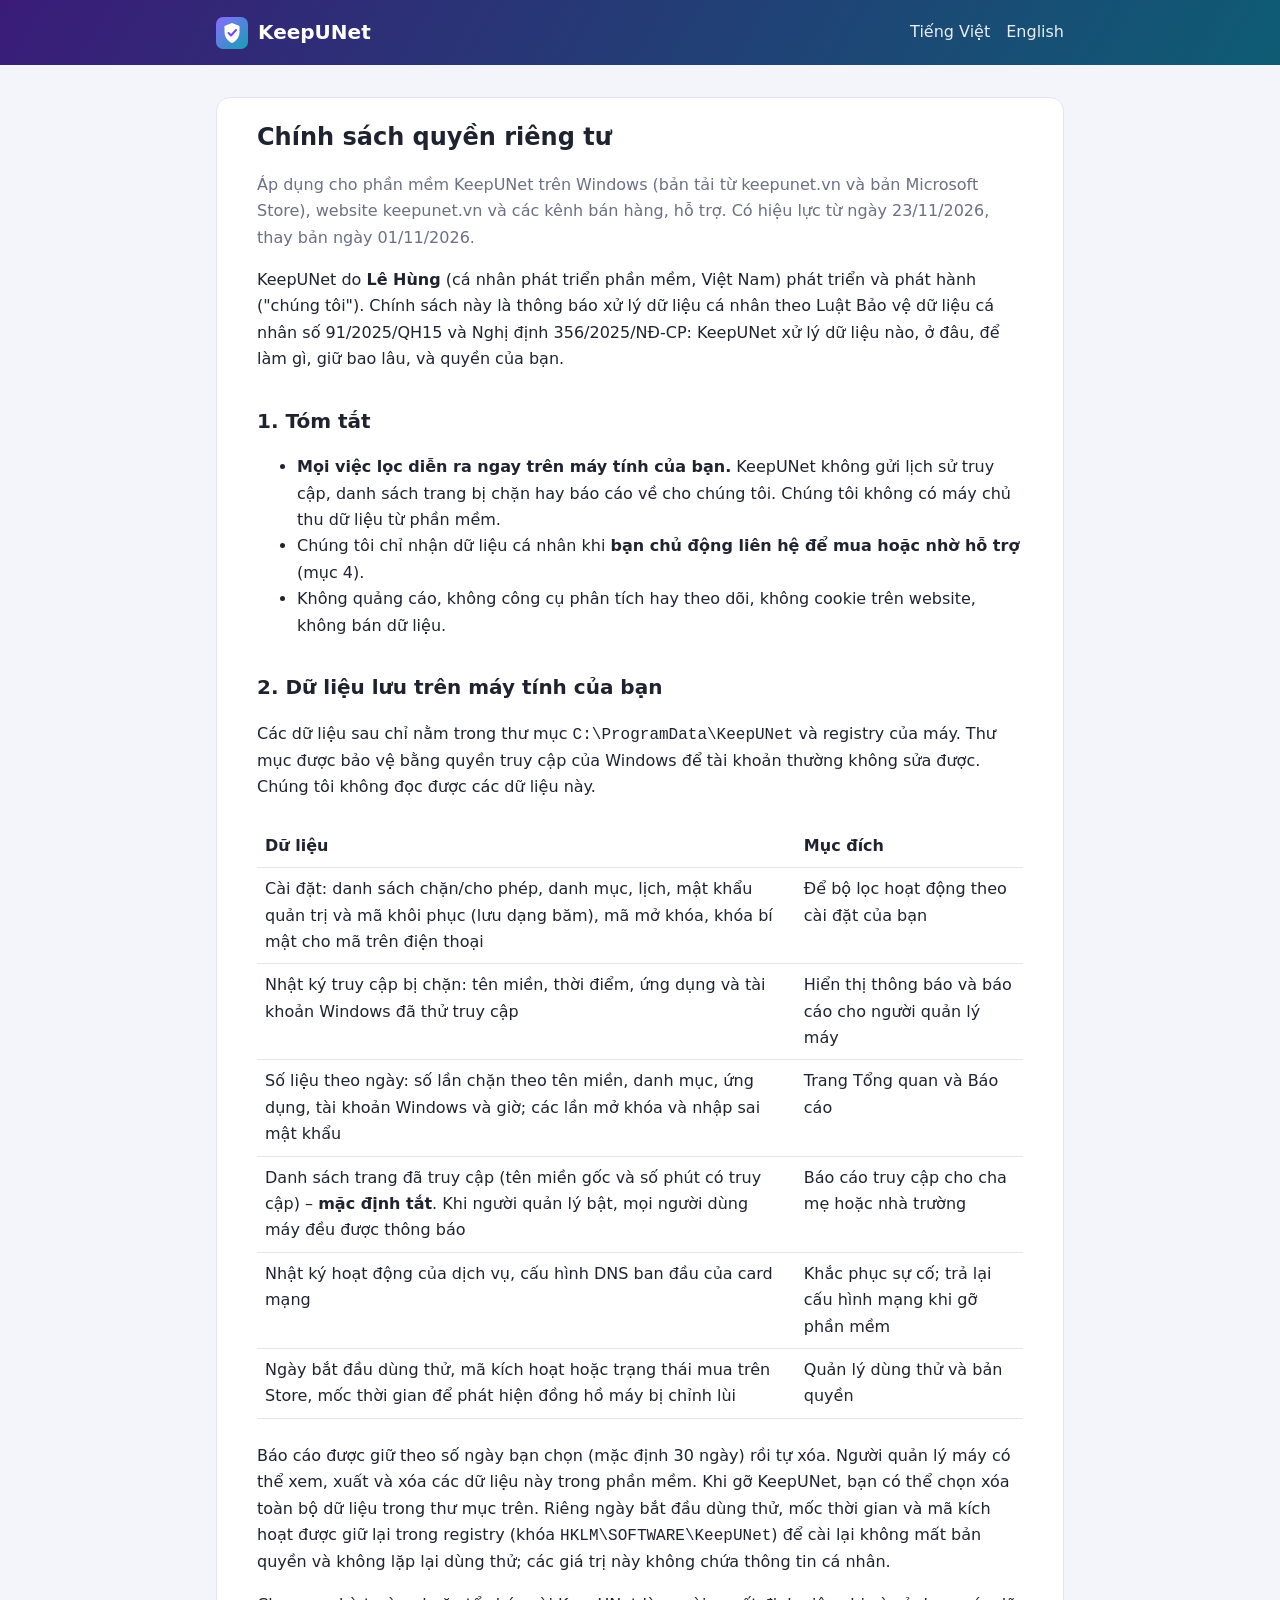
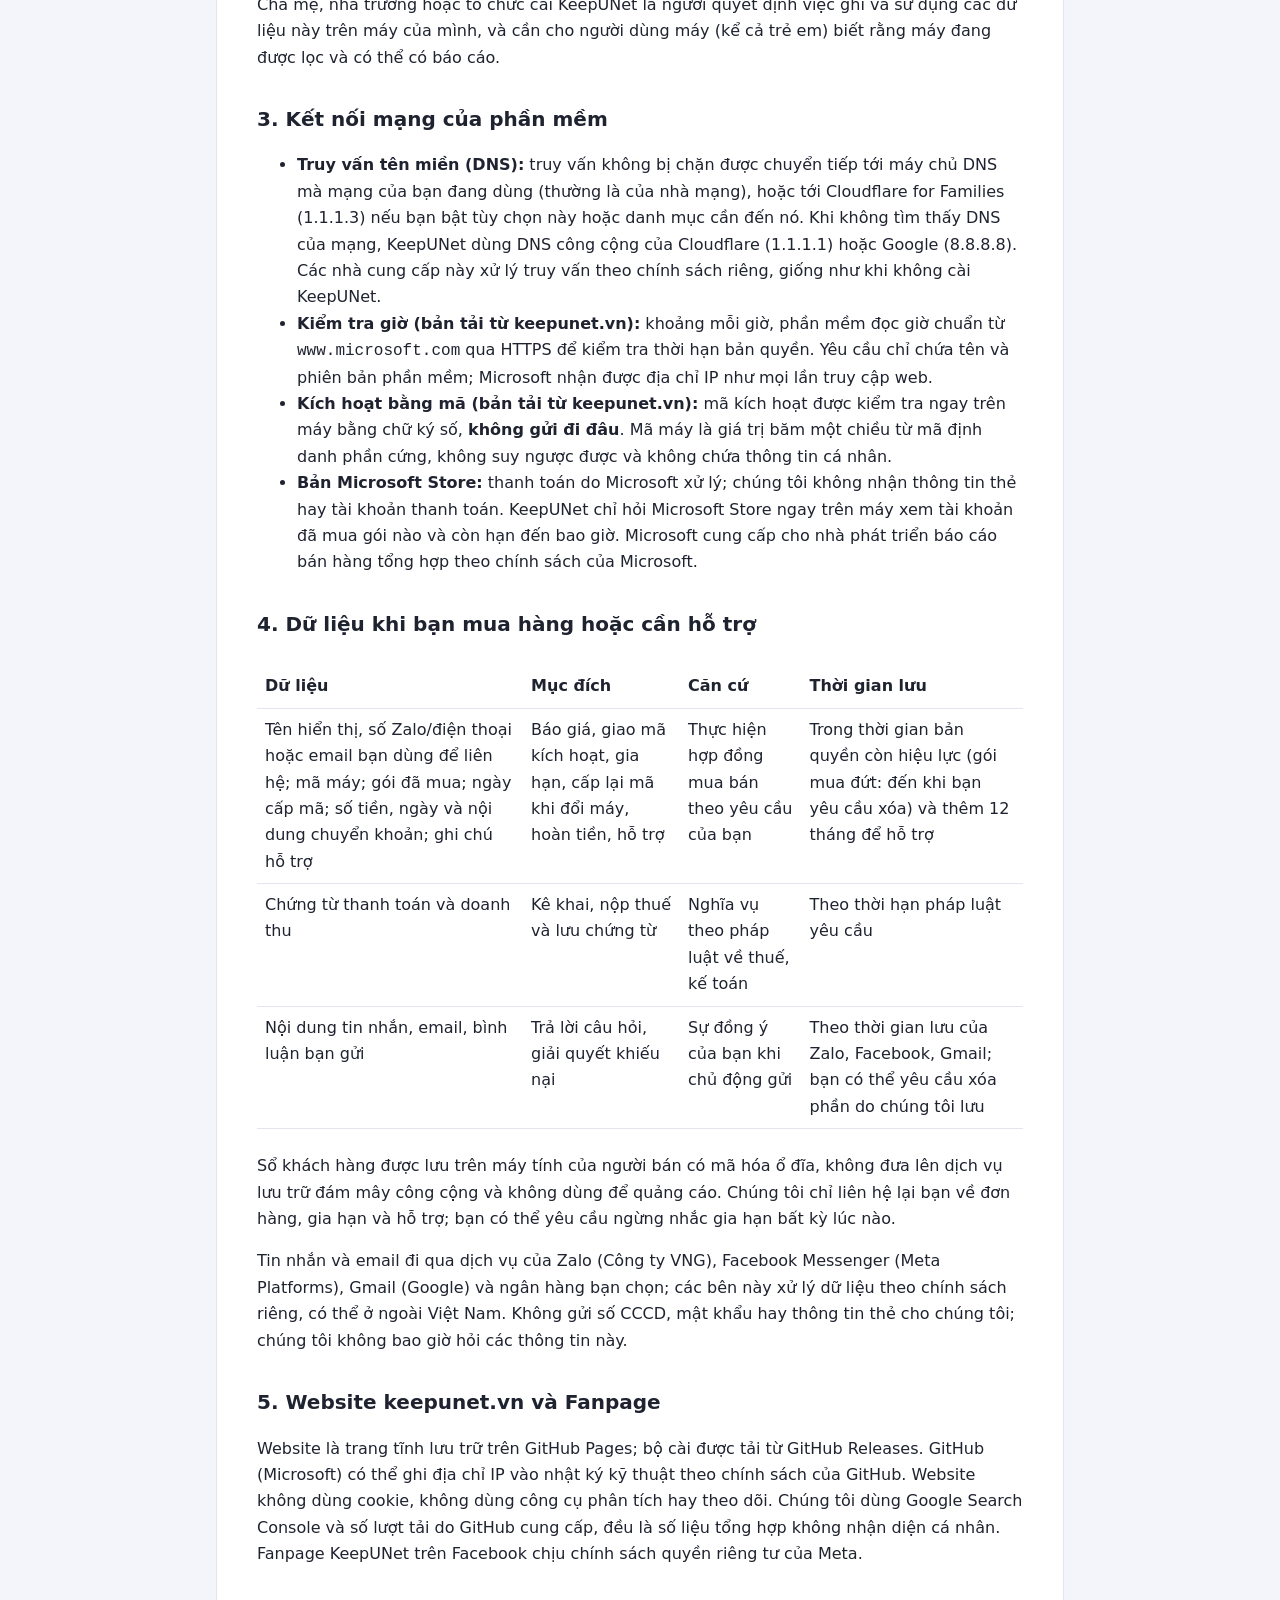
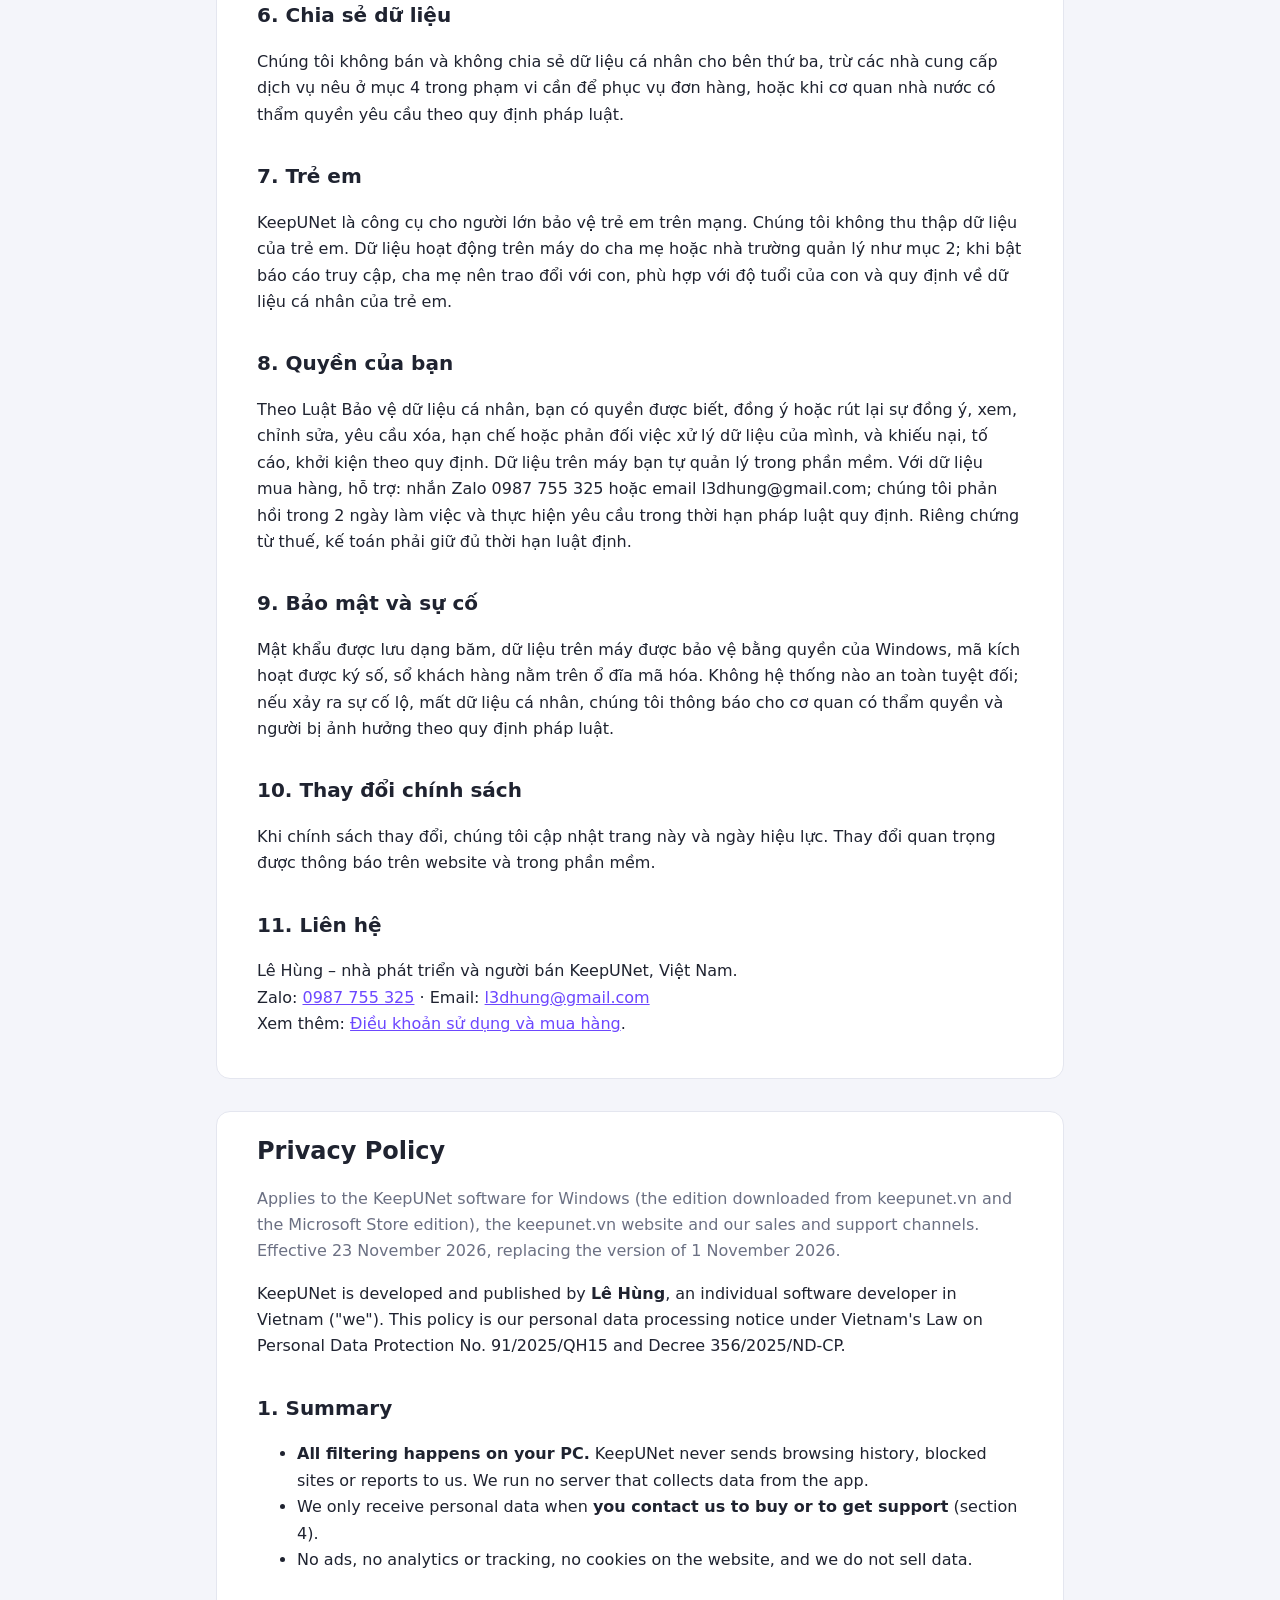
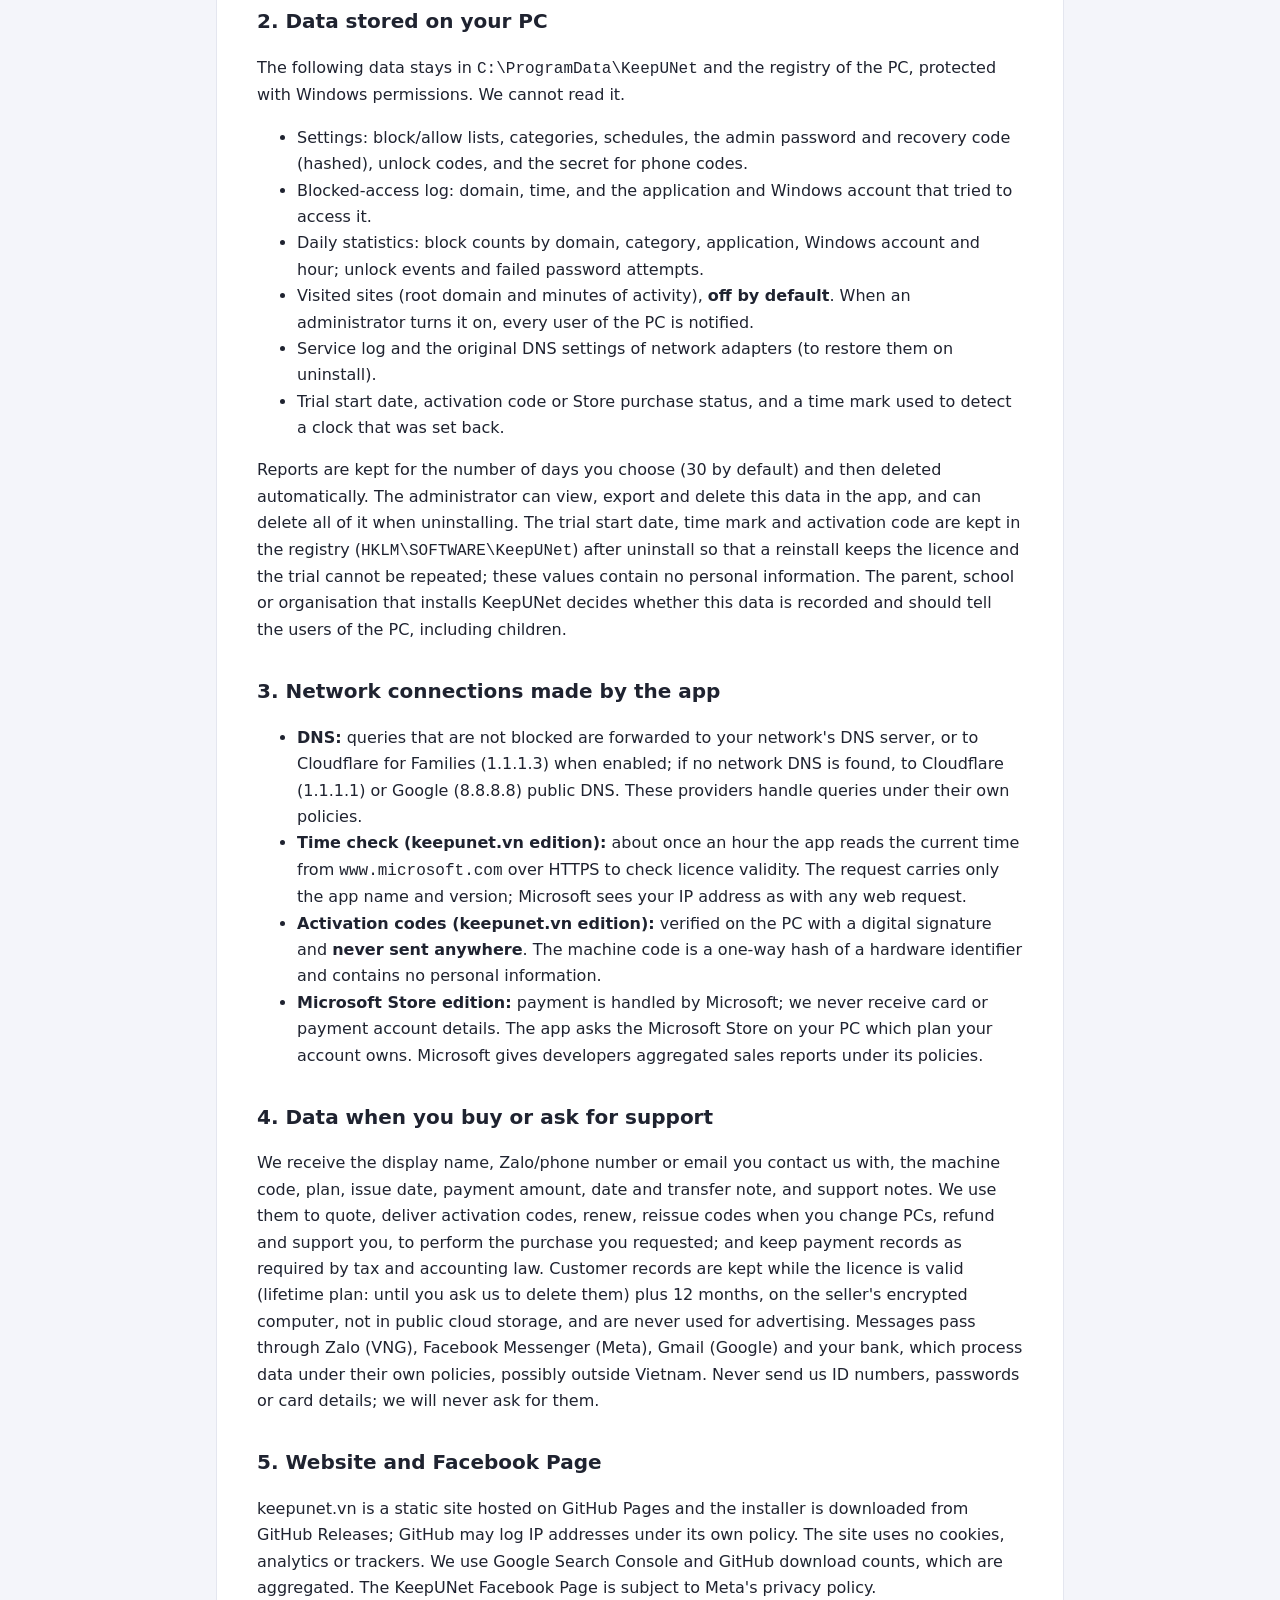
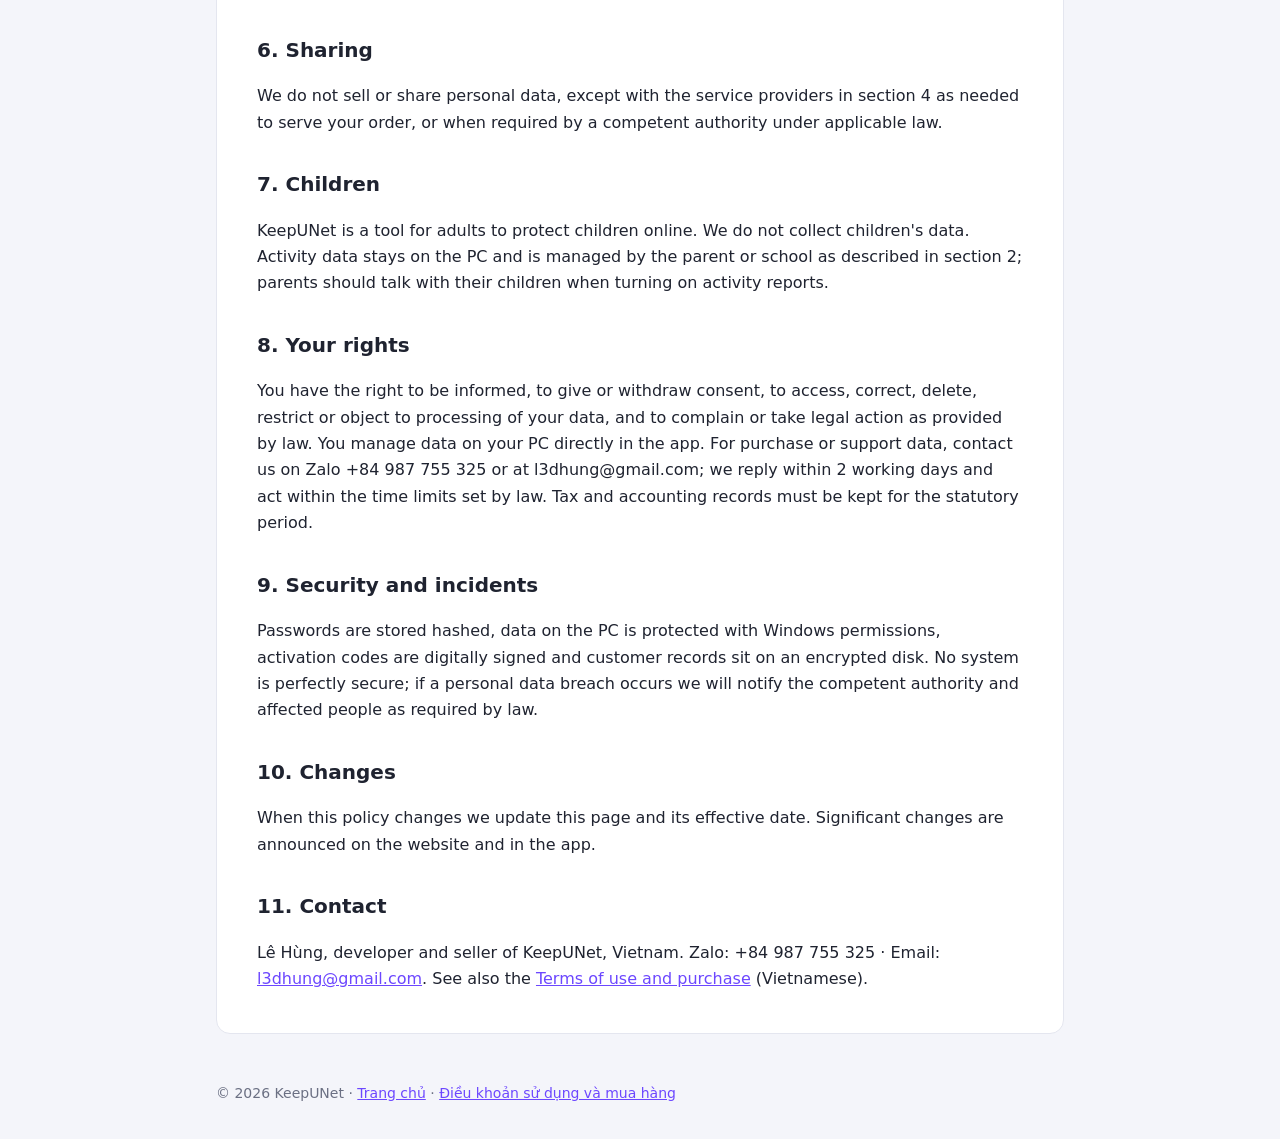
<file: privacy.html>
<!doctype html>
<html lang="vi">
<head>
<meta charset="utf-8">
<meta name="viewport" content="width=device-width, initial-scale=1">
<title>Chính sách quyền riêng tư – KeepUNet</title>
<meta name="description" content="KeepUNet xử lý dữ liệu nào, ở đâu, và quyền của bạn theo Luật Bảo vệ dữ liệu cá nhân 2025 (tiếng Việt và tiếng Anh).">
<link rel="canonical" href="https://keepunet.vn/privacy.html">
<link rel="icon" href="shield.svg" type="image/svg+xml">
<link rel="icon" href="img/favicon-48.png" sizes="48x48" type="image/png">
<link rel="apple-touch-icon" href="img/apple-touch-icon.png">
<link rel="stylesheet" href="style.css">
</head>
<body>
<header>
  <div class="bar">
    <a class="brand" href="./"><img src="shield.svg" width="32" height="32" alt="">KeepUNet</a>
    <nav><a href="#vi">Tiếng Việt</a><a href="#en">English</a></nav>
  </div>
</header>
<main>

<article id="vi" lang="vi">
  <h1>Chính sách quyền riêng tư</h1>
  <p class="meta">Áp dụng cho phần mềm KeepUNet trên Windows (bản tải từ keepunet.vn và bản Microsoft Store), website keepunet.vn và các kênh bán hàng, hỗ trợ. Có hiệu lực từ ngày 23/11/2026, thay bản ngày 01/11/2026.</p>

  <p>KeepUNet do <strong>Lê Hùng</strong> (cá nhân phát triển phần mềm, Việt Nam) phát triển và phát hành ("chúng tôi"). Chính sách này là thông báo xử lý dữ liệu cá nhân theo Luật Bảo vệ dữ liệu cá nhân số 91/2025/QH15 và Nghị định 356/2025/NĐ-CP: KeepUNet xử lý dữ liệu nào, ở đâu, để làm gì, giữ bao lâu, và quyền của bạn.</p>

  <h2>1. Tóm tắt</h2>
  <ul>
    <li><strong>Mọi việc lọc diễn ra ngay trên máy tính của bạn.</strong> KeepUNet không gửi lịch sử truy cập, danh sách trang bị chặn hay báo cáo về cho chúng tôi. Chúng tôi không có máy chủ thu dữ liệu từ phần mềm.</li>
    <li>Chúng tôi chỉ nhận dữ liệu cá nhân khi <strong>bạn chủ động liên hệ để mua hoặc nhờ hỗ trợ</strong> (mục 4).</li>
    <li>Không quảng cáo, không công cụ phân tích hay theo dõi, không cookie trên website, không bán dữ liệu.</li>
  </ul>

  <h2>2. Dữ liệu lưu trên máy tính của bạn</h2>
  <p>Các dữ liệu sau chỉ nằm trong thư mục <code>C:\ProgramData\KeepUNet</code> và registry của máy. Thư mục được bảo vệ bằng quyền truy cập của Windows để tài khoản thường không sửa được. Chúng tôi không đọc được các dữ liệu này.</p>
  <div class="table-wrap"><table>
    <tr><th>Dữ liệu</th><th>Mục đích</th></tr>
    <tr><td>Cài đặt: danh sách chặn/cho phép, danh mục, lịch, mật khẩu quản trị và mã khôi phục (lưu dạng băm), mã mở khóa, khóa bí mật cho mã trên điện thoại</td><td>Để bộ lọc hoạt động theo cài đặt của bạn</td></tr>
    <tr><td>Nhật ký truy cập bị chặn: tên miền, thời điểm, ứng dụng và tài khoản Windows đã thử truy cập</td><td>Hiển thị thông báo và báo cáo cho người quản lý máy</td></tr>
    <tr><td>Số liệu theo ngày: số lần chặn theo tên miền, danh mục, ứng dụng, tài khoản Windows và giờ; các lần mở khóa và nhập sai mật khẩu</td><td>Trang Tổng quan và Báo cáo</td></tr>
    <tr><td>Danh sách trang đã truy cập (tên miền gốc và số phút có truy cập) – <strong>mặc định tắt</strong>. Khi người quản lý bật, mọi người dùng máy đều được thông báo</td><td>Báo cáo truy cập cho cha mẹ hoặc nhà trường</td></tr>
    <tr><td>Nhật ký hoạt động của dịch vụ, cấu hình DNS ban đầu của card mạng</td><td>Khắc phục sự cố; trả lại cấu hình mạng khi gỡ phần mềm</td></tr>
    <tr><td>Ngày bắt đầu dùng thử, mã kích hoạt hoặc trạng thái mua trên Store, mốc thời gian để phát hiện đồng hồ máy bị chỉnh lùi</td><td>Quản lý dùng thử và bản quyền</td></tr>
  </table></div>
  <p>Báo cáo được giữ theo số ngày bạn chọn (mặc định 30 ngày) rồi tự xóa. Người quản lý máy có thể xem, xuất và xóa các dữ liệu này trong phần mềm. Khi gỡ KeepUNet, bạn có thể chọn xóa toàn bộ dữ liệu trong thư mục trên. Riêng ngày bắt đầu dùng thử, mốc thời gian và mã kích hoạt được giữ lại trong registry (khóa <code>HKLM\SOFTWARE\KeepUNet</code>) để cài lại không mất bản quyền và không lặp lại dùng thử; các giá trị này không chứa thông tin cá nhân.</p>
  <p>Cha mẹ, nhà trường hoặc tổ chức cài KeepUNet là người quyết định việc ghi và sử dụng các dữ liệu này trên máy của mình, và cần cho người dùng máy (kể cả trẻ em) biết rằng máy đang được lọc và có thể có báo cáo.</p>

  <h2>3. Kết nối mạng của phần mềm</h2>
  <ul>
    <li><strong>Truy vấn tên miền (DNS):</strong> truy vấn không bị chặn được chuyển tiếp tới máy chủ DNS mà mạng của bạn đang dùng (thường là của nhà mạng), hoặc tới Cloudflare for Families (1.1.1.3) nếu bạn bật tùy chọn này hoặc danh mục cần đến nó. Khi không tìm thấy DNS của mạng, KeepUNet dùng DNS công cộng của Cloudflare (1.1.1.1) hoặc Google (8.8.8.8). Các nhà cung cấp này xử lý truy vấn theo chính sách riêng, giống như khi không cài KeepUNet.</li>
    <li><strong>Kiểm tra giờ (bản tải từ keepunet.vn):</strong> khoảng mỗi giờ, phần mềm đọc giờ chuẩn từ <code>www.microsoft.com</code> qua HTTPS để kiểm tra thời hạn bản quyền. Yêu cầu chỉ chứa tên và phiên bản phần mềm; Microsoft nhận được địa chỉ IP như mọi lần truy cập web.</li>
    <li><strong>Kích hoạt bằng mã (bản tải từ keepunet.vn):</strong> mã kích hoạt được kiểm tra ngay trên máy bằng chữ ký số, <strong>không gửi đi đâu</strong>. Mã máy là giá trị băm một chiều từ mã định danh phần cứng, không suy ngược được và không chứa thông tin cá nhân.</li>
    <li><strong>Bản Microsoft Store:</strong> thanh toán do Microsoft xử lý; chúng tôi không nhận thông tin thẻ hay tài khoản thanh toán. KeepUNet chỉ hỏi Microsoft Store ngay trên máy xem tài khoản đã mua gói nào và còn hạn đến bao giờ. Microsoft cung cấp cho nhà phát triển báo cáo bán hàng tổng hợp theo chính sách của Microsoft.</li>
  </ul>

  <h2>4. Dữ liệu khi bạn mua hàng hoặc cần hỗ trợ</h2>
  <div class="table-wrap"><table>
    <tr><th>Dữ liệu</th><th>Mục đích</th><th>Căn cứ</th><th>Thời gian lưu</th></tr>
    <tr><td>Tên hiển thị, số Zalo/điện thoại hoặc email bạn dùng để liên hệ; mã máy; gói đã mua; ngày cấp mã; số tiền, ngày và nội dung chuyển khoản; ghi chú hỗ trợ</td><td>Báo giá, giao mã kích hoạt, gia hạn, cấp lại mã khi đổi máy, hoàn tiền, hỗ trợ</td><td>Thực hiện hợp đồng mua bán theo yêu cầu của bạn</td><td>Trong thời gian bản quyền còn hiệu lực (gói mua đứt: đến khi bạn yêu cầu xóa) và thêm 12 tháng để hỗ trợ</td></tr>
    <tr><td>Chứng từ thanh toán và doanh thu</td><td>Kê khai, nộp thuế và lưu chứng từ</td><td>Nghĩa vụ theo pháp luật về thuế, kế toán</td><td>Theo thời hạn pháp luật yêu cầu</td></tr>
    <tr><td>Nội dung tin nhắn, email, bình luận bạn gửi</td><td>Trả lời câu hỏi, giải quyết khiếu nại</td><td>Sự đồng ý của bạn khi chủ động gửi</td><td>Theo thời gian lưu của Zalo, Facebook, Gmail; bạn có thể yêu cầu xóa phần do chúng tôi lưu</td></tr>
  </table></div>
  <p>Sổ khách hàng được lưu trên máy tính của người bán có mã hóa ổ đĩa, không đưa lên dịch vụ lưu trữ đám mây công cộng và không dùng để quảng cáo. Chúng tôi chỉ liên hệ lại bạn về đơn hàng, gia hạn và hỗ trợ; bạn có thể yêu cầu ngừng nhắc gia hạn bất kỳ lúc nào.</p>
  <p>Tin nhắn và email đi qua dịch vụ của Zalo (Công ty VNG), Facebook Messenger (Meta Platforms), Gmail (Google) và ngân hàng bạn chọn; các bên này xử lý dữ liệu theo chính sách riêng, có thể ở ngoài Việt Nam. Không gửi số CCCD, mật khẩu hay thông tin thẻ cho chúng tôi; chúng tôi không bao giờ hỏi các thông tin này.</p>

  <h2>5. Website keepunet.vn và Fanpage</h2>
  <p>Website là trang tĩnh lưu trữ trên GitHub Pages; bộ cài được tải từ GitHub Releases. GitHub (Microsoft) có thể ghi địa chỉ IP vào nhật ký kỹ thuật theo chính sách của GitHub. Website không dùng cookie, không dùng công cụ phân tích hay theo dõi. Chúng tôi dùng Google Search Console và số lượt tải do GitHub cung cấp, đều là số liệu tổng hợp không nhận diện cá nhân. Fanpage KeepUNet trên Facebook chịu chính sách quyền riêng tư của Meta.</p>

  <h2>6. Chia sẻ dữ liệu</h2>
  <p>Chúng tôi không bán và không chia sẻ dữ liệu cá nhân cho bên thứ ba, trừ các nhà cung cấp dịch vụ nêu ở mục 4 trong phạm vi cần để phục vụ đơn hàng, hoặc khi cơ quan nhà nước có thẩm quyền yêu cầu theo quy định pháp luật.</p>

  <h2>7. Trẻ em</h2>
  <p>KeepUNet là công cụ cho người lớn bảo vệ trẻ em trên mạng. Chúng tôi không thu thập dữ liệu của trẻ em. Dữ liệu hoạt động trên máy do cha mẹ hoặc nhà trường quản lý như mục 2; khi bật báo cáo truy cập, cha mẹ nên trao đổi với con, phù hợp với độ tuổi của con và quy định về dữ liệu cá nhân của trẻ em.</p>

  <h2>8. Quyền của bạn</h2>
  <p>Theo Luật Bảo vệ dữ liệu cá nhân, bạn có quyền được biết, đồng ý hoặc rút lại sự đồng ý, xem, chỉnh sửa, yêu cầu xóa, hạn chế hoặc phản đối việc xử lý dữ liệu của mình, và khiếu nại, tố cáo, khởi kiện theo quy định. Dữ liệu trên máy bạn tự quản lý trong phần mềm. Với dữ liệu mua hàng, hỗ trợ: nhắn Zalo 0987 755 325 hoặc email l3dhung@gmail.com; chúng tôi phản hồi trong 2 ngày làm việc và thực hiện yêu cầu trong thời hạn pháp luật quy định. Riêng chứng từ thuế, kế toán phải giữ đủ thời hạn luật định.</p>

  <h2>9. Bảo mật và sự cố</h2>
  <p>Mật khẩu được lưu dạng băm, dữ liệu trên máy được bảo vệ bằng quyền của Windows, mã kích hoạt được ký số, sổ khách hàng nằm trên ổ đĩa mã hóa. Không hệ thống nào an toàn tuyệt đối; nếu xảy ra sự cố lộ, mất dữ liệu cá nhân, chúng tôi thông báo cho cơ quan có thẩm quyền và người bị ảnh hưởng theo quy định pháp luật.</p>

  <h2>10. Thay đổi chính sách</h2>
  <p>Khi chính sách thay đổi, chúng tôi cập nhật trang này và ngày hiệu lực. Thay đổi quan trọng được thông báo trên website và trong phần mềm.</p>

  <h2>11. Liên hệ</h2>
  <p>Lê Hùng – nhà phát triển và người bán KeepUNet, Việt Nam.<br>Zalo: <a href="https://zalo.me/0987755325">0987 755 325</a> · Email: <a href="mailto:l3dhung@gmail.com">l3dhung@gmail.com</a><br>Xem thêm: <a href="dieu-khoan.html">Điều khoản sử dụng và mua hàng</a>.</p>
</article>

<article id="en" lang="en" style="margin-top:32px">
  <h1>Privacy Policy</h1>
  <p class="meta">Applies to the KeepUNet software for Windows (the edition downloaded from keepunet.vn and the Microsoft Store edition), the keepunet.vn website and our sales and support channels. Effective 23 November 2026, replacing the version of 1 November 2026.</p>

  <p>KeepUNet is developed and published by <strong>Lê Hùng</strong>, an individual software developer in Vietnam ("we"). This policy is our personal data processing notice under Vietnam's Law on Personal Data Protection No. 91/2025/QH15 and Decree 356/2025/ND-CP.</p>

  <h2>1. Summary</h2>
  <ul>
    <li><strong>All filtering happens on your PC.</strong> KeepUNet never sends browsing history, blocked sites or reports to us. We run no server that collects data from the app.</li>
    <li>We only receive personal data when <strong>you contact us to buy or to get support</strong> (section 4).</li>
    <li>No ads, no analytics or tracking, no cookies on the website, and we do not sell data.</li>
  </ul>

  <h2>2. Data stored on your PC</h2>
  <p>The following data stays in <code>C:\ProgramData\KeepUNet</code> and the registry of the PC, protected with Windows permissions. We cannot read it.</p>
  <ul>
    <li>Settings: block/allow lists, categories, schedules, the admin password and recovery code (hashed), unlock codes, and the secret for phone codes.</li>
    <li>Blocked-access log: domain, time, and the application and Windows account that tried to access it.</li>
    <li>Daily statistics: block counts by domain, category, application, Windows account and hour; unlock events and failed password attempts.</li>
    <li>Visited sites (root domain and minutes of activity), <strong>off by default</strong>. When an administrator turns it on, every user of the PC is notified.</li>
    <li>Service log and the original DNS settings of network adapters (to restore them on uninstall).</li>
    <li>Trial start date, activation code or Store purchase status, and a time mark used to detect a clock that was set back.</li>
  </ul>
  <p>Reports are kept for the number of days you choose (30 by default) and then deleted automatically. The administrator can view, export and delete this data in the app, and can delete all of it when uninstalling. The trial start date, time mark and activation code are kept in the registry (<code>HKLM\SOFTWARE\KeepUNet</code>) after uninstall so that a reinstall keeps the licence and the trial cannot be repeated; these values contain no personal information. The parent, school or organisation that installs KeepUNet decides whether this data is recorded and should tell the users of the PC, including children.</p>

  <h2>3. Network connections made by the app</h2>
  <ul>
    <li><strong>DNS:</strong> queries that are not blocked are forwarded to your network's DNS server, or to Cloudflare for Families (1.1.1.3) when enabled; if no network DNS is found, to Cloudflare (1.1.1.1) or Google (8.8.8.8) public DNS. These providers handle queries under their own policies.</li>
    <li><strong>Time check (keepunet.vn edition):</strong> about once an hour the app reads the current time from <code>www.microsoft.com</code> over HTTPS to check licence validity. The request carries only the app name and version; Microsoft sees your IP address as with any web request.</li>
    <li><strong>Activation codes (keepunet.vn edition):</strong> verified on the PC with a digital signature and <strong>never sent anywhere</strong>. The machine code is a one-way hash of a hardware identifier and contains no personal information.</li>
    <li><strong>Microsoft Store edition:</strong> payment is handled by Microsoft; we never receive card or payment account details. The app asks the Microsoft Store on your PC which plan your account owns. Microsoft gives developers aggregated sales reports under its policies.</li>
  </ul>

  <h2>4. Data when you buy or ask for support</h2>
  <p>We receive the display name, Zalo/phone number or email you contact us with, the machine code, plan, issue date, payment amount, date and transfer note, and support notes. We use them to quote, deliver activation codes, renew, reissue codes when you change PCs, refund and support you, to perform the purchase you requested; and keep payment records as required by tax and accounting law. Customer records are kept while the licence is valid (lifetime plan: until you ask us to delete them) plus 12 months, on the seller's encrypted computer, not in public cloud storage, and are never used for advertising. Messages pass through Zalo (VNG), Facebook Messenger (Meta), Gmail (Google) and your bank, which process data under their own policies, possibly outside Vietnam. Never send us ID numbers, passwords or card details; we will never ask for them.</p>

  <h2>5. Website and Facebook Page</h2>
  <p>keepunet.vn is a static site hosted on GitHub Pages and the installer is downloaded from GitHub Releases; GitHub may log IP addresses under its own policy. The site uses no cookies, analytics or trackers. We use Google Search Console and GitHub download counts, which are aggregated. The KeepUNet Facebook Page is subject to Meta's privacy policy.</p>

  <h2>6. Sharing</h2>
  <p>We do not sell or share personal data, except with the service providers in section 4 as needed to serve your order, or when required by a competent authority under applicable law.</p>

  <h2>7. Children</h2>
  <p>KeepUNet is a tool for adults to protect children online. We do not collect children's data. Activity data stays on the PC and is managed by the parent or school as described in section 2; parents should talk with their children when turning on activity reports.</p>

  <h2>8. Your rights</h2>
  <p>You have the right to be informed, to give or withdraw consent, to access, correct, delete, restrict or object to processing of your data, and to complain or take legal action as provided by law. You manage data on your PC directly in the app. For purchase or support data, contact us on Zalo +84 987 755 325 or at l3dhung@gmail.com; we reply within 2 working days and act within the time limits set by law. Tax and accounting records must be kept for the statutory period.</p>

  <h2>9. Security and incidents</h2>
  <p>Passwords are stored hashed, data on the PC is protected with Windows permissions, activation codes are digitally signed and customer records sit on an encrypted disk. No system is perfectly secure; if a personal data breach occurs we will notify the competent authority and affected people as required by law.</p>

  <h2>10. Changes</h2>
  <p>When this policy changes we update this page and its effective date. Significant changes are announced on the website and in the app.</p>

  <h2>11. Contact</h2>
  <p>Lê Hùng, developer and seller of KeepUNet, Vietnam. Zalo: +84 987 755 325 · Email: <a href="mailto:l3dhung@gmail.com">l3dhung@gmail.com</a>. See also the <a href="dieu-khoan.html">Terms of use and purchase</a> (Vietnamese).</p>
</article>

</main>
<footer>© 2026 KeepUNet · <a href="./">Trang chủ</a> · <a href="dieu-khoan.html">Điều khoản sử dụng và mua hàng</a></footer>
</body>
</html>
</file>
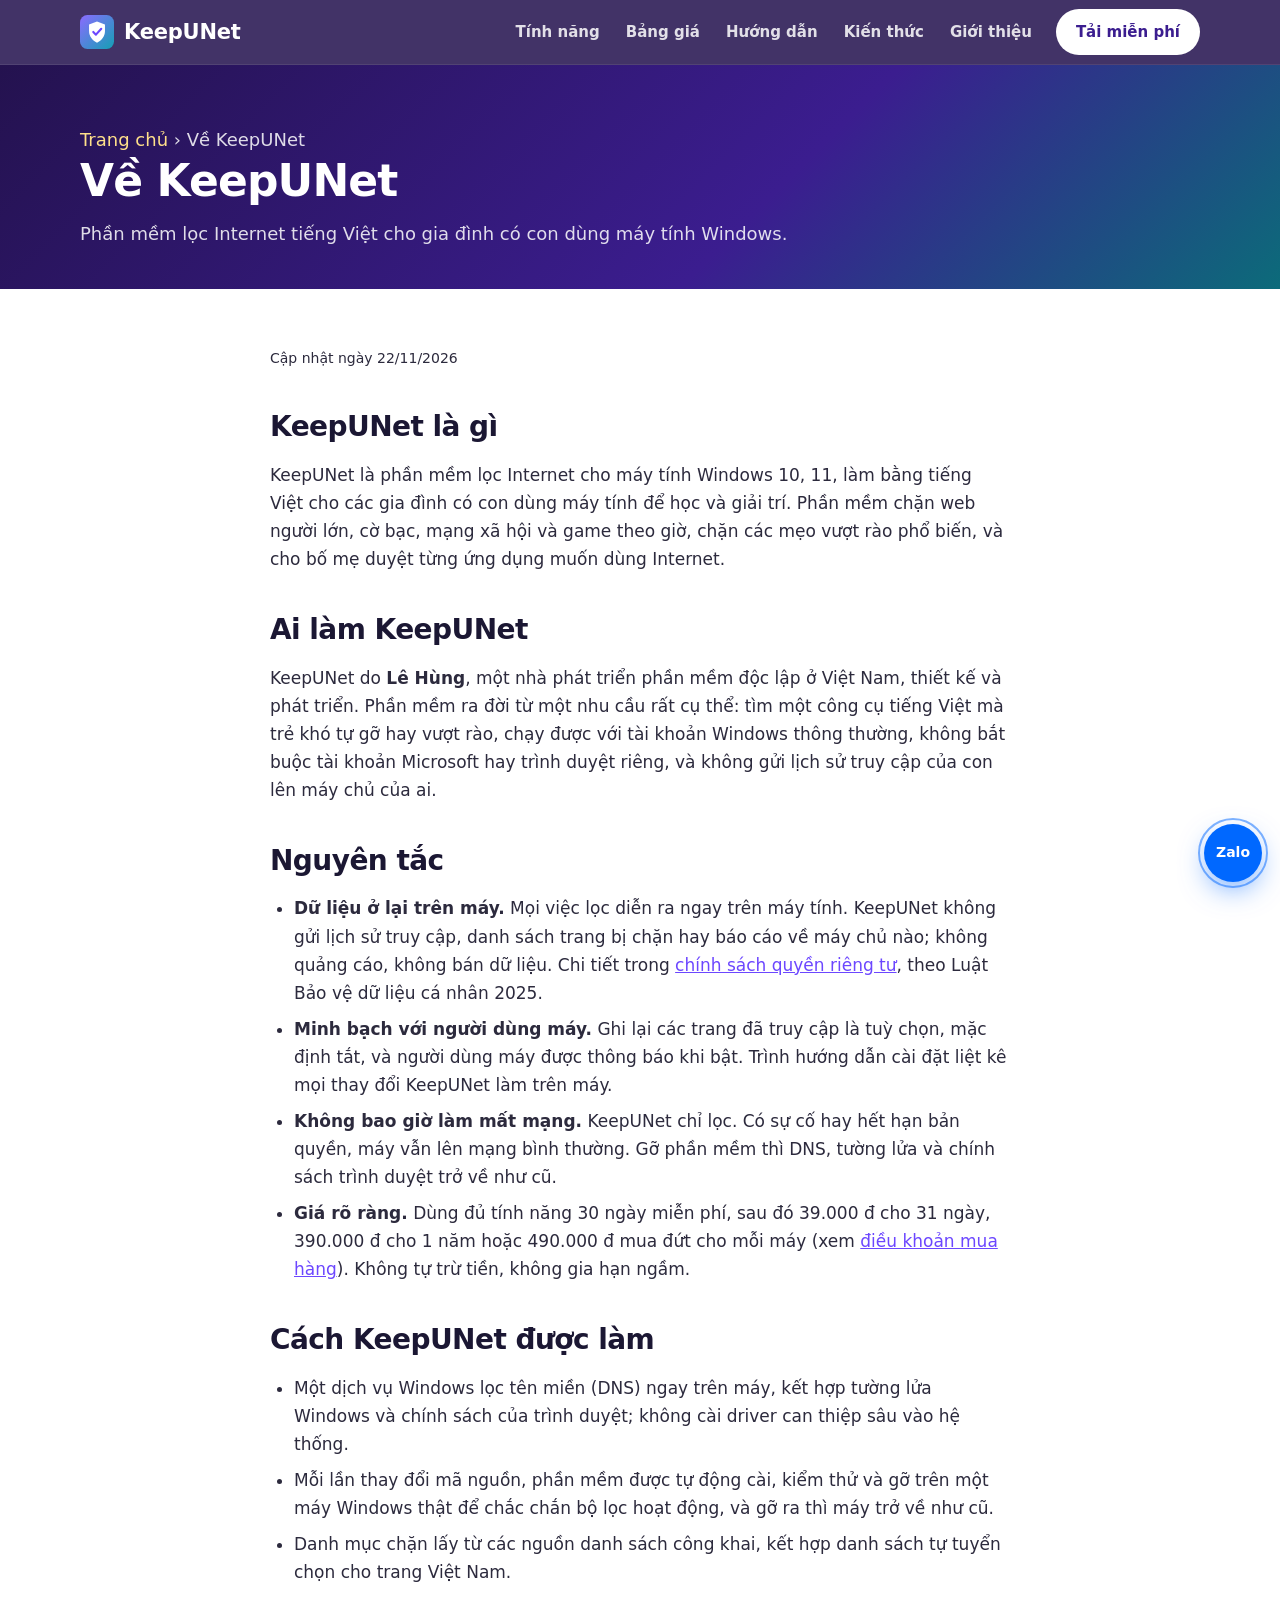
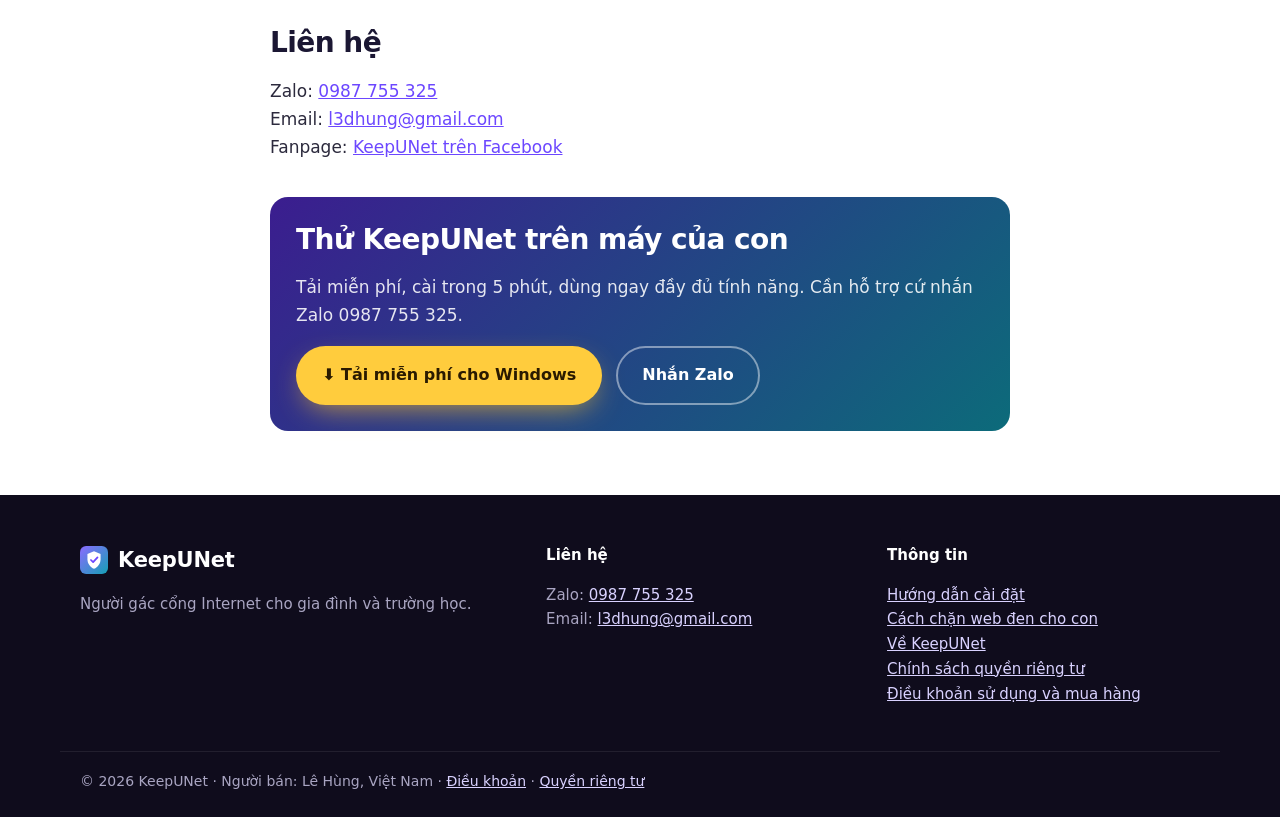
<file: ve-keepunet.html>
<!doctype html>
<html lang="vi">
<head>
<meta charset="utf-8">
<meta name="viewport" content="width=device-width, initial-scale=1">
<title>Về KeepUNet – phần mềm lọc Internet tiếng Việt cho gia đình</title>
<meta name="description" content="KeepUNet là phần mềm lọc Internet tiếng Việt cho máy tính Windows, do nhà phát triển độc lập Lê Hùng làm ra. Nguyên tắc: dữ liệu ở lại trên máy, không làm mất mạng, giá rõ ràng.">
<meta name="theme-color" content="#2a1667">
<meta name="robots" content="index, follow, max-image-preview:large">
<link rel="canonical" href="https://keepunet.vn/ve-keepunet.html">
<link rel="icon" href="shield.svg" type="image/svg+xml">
<link rel="icon" href="img/favicon-48.png" sizes="48x48" type="image/png">
<link rel="apple-touch-icon" href="img/apple-touch-icon.png">
<meta property="og:type" content="article">
<meta property="og:locale" content="vi_VN">
<meta property="og:site_name" content="KeepUNet">
<meta property="og:title" content="Về KeepUNet">
<meta property="og:description" content="KeepUNet là phần mềm lọc Internet tiếng Việt cho máy tính Windows, do nhà phát triển độc lập Lê Hùng làm ra. Nguyên tắc: dữ liệu ở lại trên máy, không làm mất mạng, giá rõ ràng.">
<meta property="og:url" content="https://keepunet.vn/ve-keepunet.html">
<meta property="og:image" content="https://keepunet.vn/img/og.jpg">
<meta name="twitter:card" content="summary_large_image">
<link rel="stylesheet" href="home.css">
<script type="application/ld+json">
{
 "@context": "https://schema.org",
 "@type": "BreadcrumbList",
 "itemListElement": [
  {
   "@type": "ListItem",
   "position": 1,
   "name": "Trang chủ",
   "item": "https://keepunet.vn/"
  },
  {
   "@type": "ListItem",
   "position": 2,
   "name": "Về KeepUNet",
   "item": "https://keepunet.vn/ve-keepunet.html"
  }
 ]
}
</script>
<script type="application/ld+json">
{
 "@context": "https://schema.org",
 "@type": "AboutPage",
 "url": "https://keepunet.vn/ve-keepunet.html",
 "inLanguage": "vi",
 "about": {
  "@type": "Organization",
  "name": "KeepUNet",
  "url": "https://keepunet.vn/",
  "founder": {
   "@type": "Person",
   "name": "Lê Hùng",
   "nationality": "VN"
  },
  "sameAs": [
   "https://www.facebook.com/1377880948752546"
  ]
 }
}
</script>
</head>
<body>
<header class="top" id="top">
  <div class="wrap bar">
    <a class="brand" href="./"><img src="shield.svg" width="34" height="34" alt="">KeepUNet</a>
    <nav class="menu" aria-label="Mục lục">
      <a href="./#tinh-nang">Tính năng</a>
      <a href="./#bang-gia">Bảng giá</a>
      <a href="huong-dan-cai-dat.html">Hướng dẫn</a>
      <a href="chan-web-den-cho-con.html">Kiến thức</a>
      <a href="ve-keepunet.html">Giới thiệu</a>
    </nav>
    <a class="btn btn-small btn-light" href="https://github.com/l3dhung/keepunet-site/releases/latest/download/KeepUNet-Setup.msi">Tải miễn phí</a>
  </div>
</header>
<section class="page-hero">
  <div class="wrap">
    <p class="crumbs"><a href="./">Trang chủ</a> › Về KeepUNet</p>
    <h1>Về KeepUNet</h1>
    <p>Phần mềm lọc Internet tiếng Việt cho gia đình có con dùng máy tính Windows.</p>
  </div>
</section>
<main class="article">
<p class="updated">Cập nhật ngày 22/11/2026</p>

<h2>KeepUNet là gì</h2>
<p>KeepUNet là phần mềm lọc Internet cho máy tính Windows 10, 11, làm bằng tiếng Việt cho các gia đình có con dùng máy tính để học và giải trí. Phần mềm chặn web người lớn, cờ bạc, mạng xã hội và game theo giờ, chặn các mẹo vượt rào phổ biến, và cho bố mẹ duyệt từng ứng dụng muốn dùng Internet.</p>

<h2>Ai làm KeepUNet</h2>
<p>KeepUNet do <b>Lê Hùng</b>, một nhà phát triển phần mềm độc lập ở Việt Nam, thiết kế và phát triển. Phần mềm ra đời từ một nhu cầu rất cụ thể: tìm một công cụ tiếng Việt mà trẻ khó tự gỡ hay vượt rào, chạy được với tài khoản Windows thông thường, không bắt buộc tài khoản Microsoft hay trình duyệt riêng, và không gửi lịch sử truy cập của con lên máy chủ của ai.</p>

<h2>Nguyên tắc</h2>
<ul>
  <li><b>Dữ liệu ở lại trên máy.</b> Mọi việc lọc diễn ra ngay trên máy tính. KeepUNet không gửi lịch sử truy cập, danh sách trang bị chặn hay báo cáo về máy chủ nào; không quảng cáo, không bán dữ liệu. Chi tiết trong <a href="privacy.html">chính sách quyền riêng tư</a>, theo Luật Bảo vệ dữ liệu cá nhân 2025.</li>
  <li><b>Minh bạch với người dùng máy.</b> Ghi lại các trang đã truy cập là tuỳ chọn, mặc định tắt, và người dùng máy được thông báo khi bật. Trình hướng dẫn cài đặt liệt kê mọi thay đổi KeepUNet làm trên máy.</li>
  <li><b>Không bao giờ làm mất mạng.</b> KeepUNet chỉ lọc. Có sự cố hay hết hạn bản quyền, máy vẫn lên mạng bình thường. Gỡ phần mềm thì DNS, tường lửa và chính sách trình duyệt trở về như cũ.</li>
  <li><b>Giá rõ ràng.</b> Dùng đủ tính năng 30 ngày miễn phí, sau đó 39.000 đ cho 31 ngày, 390.000 đ cho 1 năm hoặc 490.000 đ mua đứt cho mỗi máy (xem <a href="dieu-khoan.html">điều khoản mua hàng</a>). Không tự trừ tiền, không gia hạn ngầm.</li>
</ul>

<h2>Cách KeepUNet được làm</h2>
<ul>
  <li>Một dịch vụ Windows lọc tên miền (DNS) ngay trên máy, kết hợp tường lửa Windows và chính sách của trình duyệt; không cài driver can thiệp sâu vào hệ thống.</li>
  <li>Mỗi lần thay đổi mã nguồn, phần mềm được tự động cài, kiểm thử và gỡ trên một máy Windows thật để chắc chắn bộ lọc hoạt động, và gỡ ra thì máy trở về như cũ.</li>
  <li>Danh mục chặn lấy từ các nguồn danh sách công khai, kết hợp danh sách tự tuyển chọn cho trang Việt Nam.</li>
</ul>

<h2>Liên hệ</h2>
<p>Zalo: <a href="https://zalo.me/0987755325" target="_blank" rel="noopener">0987 755 325</a><br>
Email: <a href="mailto:l3dhung@gmail.com">l3dhung@gmail.com</a><br>
Fanpage: <a href="https://www.facebook.com/1377880948752546" target="_blank" rel="noopener">KeepUNet trên Facebook</a></p>

<div class="cta-box">
  <h2>Thử KeepUNet trên máy của con</h2>
  <p>Tải miễn phí, cài trong 5 phút, dùng ngay đầy đủ tính năng. Cần hỗ trợ cứ nhắn Zalo 0987 755 325.</p>
  <div class="cta-row"><a class="btn btn-primary" href="https://github.com/l3dhung/keepunet-site/releases/latest/download/KeepUNet-Setup.msi">⬇ Tải miễn phí cho Windows</a><a class="btn btn-ghost" href="https://zalo.me/0987755325" target="_blank" rel="noopener">Nhắn Zalo</a></div>
</div>
</main>
<footer class="foot">
  <div class="wrap foot-grid">
    <div>
      <a class="brand" href="./"><img src="shield.svg" width="28" height="28" alt="">KeepUNet</a>
      <p>Người gác cổng Internet cho gia đình và trường học.</p>
    </div>
    <div>
      <b>Liên hệ</b>
      <p>Zalo: <a href="https://zalo.me/0987755325" target="_blank" rel="noopener">0987 755 325</a><br>Email: <a href="mailto:l3dhung@gmail.com">l3dhung@gmail.com</a></p>
    </div>
    <div>
      <b>Thông tin</b>
      <p><a href="huong-dan-cai-dat.html">Hướng dẫn cài đặt</a><br><a href="chan-web-den-cho-con.html">Cách chặn web đen cho con</a><br><a href="ve-keepunet.html">Về KeepUNet</a><br><a href="privacy.html">Chính sách quyền riêng tư</a><br><a href="dieu-khoan.html">Điều khoản sử dụng và mua hàng</a></p>
    </div>
  </div>
  <p class="wrap copy">© 2026 KeepUNet · Người bán: Lê Hùng, Việt Nam · <a href="dieu-khoan.html">Điều khoản</a> · <a href="privacy.html">Quyền riêng tư</a></p>
</footer>
<a class="zalo-float" href="https://zalo.me/0987755325" target="_blank" rel="noopener" aria-label="Nhắn Zalo">Zalo</a>
</body>
</html>
</file>
<file: home.css>
/* Trang bán hàng KeepUNet. Màu theo giao diện phần mềm: tím đậm -> xanh mòng két, nút chính vàng ấm. */
:root {
  --ink: #1b1733;
  --text: #2c2a3d;
  --muted: #676482;
  --bg: #ffffff;
  --soft: #f5f3fc;
  --card: #ffffff;
  --line: #e6e2f3;
  --brand: #6c47ff;
  --brand-2: #14a0b4;
  --hero-a: #24124f;
  --hero-b: #3b1d8f;
  --hero-c: #0c6b7a;
  --cta: #ffcc3d;
  --cta-ink: #2a1a00;
  --ok: #1f9d5b;
  --radius: 18px;
  --shadow: 0 24px 60px -24px rgba(36, 18, 79, .35);
}
@media (prefers-color-scheme: dark) {
  :root {
    --ink: #f1eefc;
    --text: #dcd8ee;
    --muted: #a19dbb;
    --bg: #12101d;
    --soft: #191627;
    --card: #1e1a2e;
    --line: #2d2842;
    --brand: #a48bff;
    --shadow: 0 24px 60px -24px rgba(0, 0, 0, .7);
  }
}
* { box-sizing: border-box; }
html { scroll-behavior: smooth; scroll-padding-top: 76px; }
body {
  margin: 0; background: var(--bg); color: var(--text);
  font: 17px/1.65 "Segoe UI", system-ui, -apple-system, Roboto, "Helvetica Neue", Arial, sans-serif;
  -webkit-font-smoothing: antialiased;
}
img { max-width: 100%; height: auto; display: block; }
a { color: var(--brand); }
h1, h2, h3 { color: var(--ink); line-height: 1.2; margin: 0; }
h2 { font-size: clamp(26px, 4vw, 38px); letter-spacing: -.02em; margin-bottom: 14px; text-wrap: balance; }
h3 { font-size: 19px; }
.wrap { max-width: 1160px; margin: 0 auto; padding: 0 20px; }
.narrow { max-width: 820px; }
.center { text-align: center; }
section { padding: clamp(56px, 8vw, 96px) 0; }
.eyebrow { text-transform: uppercase; letter-spacing: .12em; font-size: 13px; font-weight: 700; color: #cbbcff; margin: 0 0 12px; }
.eyebrow.dark { color: var(--brand); }
.sub { color: var(--muted); font-size: 18px; margin: 0 auto 36px; max-width: 640px; }
.note { color: var(--muted); font-size: 15px; margin-top: 22px; }

/* Nút */
.btn {
  display: inline-flex; align-items: center; justify-content: center; gap: 8px;
  padding: 14px 24px; border-radius: 999px; font-weight: 700; font-size: 16px;
  text-decoration: none; border: 2px solid transparent; transition: transform .15s, box-shadow .15s, background .15s;
  white-space: nowrap;
}
.btn:hover { transform: translateY(-2px); }
.btn-primary { background: var(--cta); color: var(--cta-ink); box-shadow: 0 10px 30px -10px rgba(255, 196, 40, .8); }
.btn-primary:hover { box-shadow: 0 16px 36px -10px rgba(255, 196, 40, .95); }
.btn-ghost { color: #fff; border-color: rgba(255, 255, 255, .45); }
.btn-ghost:hover { background: rgba(255, 255, 255, .1); }
.btn-light { background: #fff; color: var(--hero-b); }
.btn-outline { color: var(--brand); border-color: var(--brand); background: transparent; }
.btn-outline:hover { background: var(--brand); color: #fff; }
.btn-small { padding: 9px 18px; font-size: 15px; }
.btn-big { padding: 18px 32px; font-size: 18px; }

/* Thanh trên cùng */
.top {
  position: sticky; top: 0; z-index: 50;
  background: rgba(36, 18, 79, .86); backdrop-filter: saturate(160%) blur(12px); -webkit-backdrop-filter: saturate(160%) blur(12px);
  border-bottom: 1px solid rgba(255, 255, 255, .08);
}
.bar { display: flex; align-items: center; gap: 24px; height: 64px; }
.brand { display: flex; align-items: center; gap: 10px; color: #fff; font-weight: 800; font-size: 21px; text-decoration: none; letter-spacing: -.01em; }
.menu { display: flex; gap: 26px; margin-left: auto; }
.menu a { color: rgba(255, 255, 255, .85); text-decoration: none; font-weight: 600; font-size: 15px; }
.menu a:hover { color: #fff; }

/* Hero */
.hero {
  position: relative; overflow: hidden; color: #fff; padding: clamp(48px, 7vw, 88px) 0 clamp(64px, 9vw, 110px);
  background: radial-gradient(1200px 600px at 85% 10%, rgba(20, 160, 180, .45), transparent 60%),
              linear-gradient(135deg, var(--hero-a) 0%, var(--hero-b) 50%, var(--hero-c) 100%);
}
.glow { position: absolute; inset: auto -10% -40% auto; width: 620px; height: 620px; border-radius: 50%;
  background: radial-gradient(circle, rgba(255, 204, 61, .18), transparent 65%); pointer-events: none; }
.hero-grid { position: relative; display: grid; grid-template-columns: 1fr 1.15fr; gap: 56px; align-items: center; }
.hero h1 { color: #fff; font-size: clamp(36px, 5.6vw, 62px); letter-spacing: -.03em; margin-bottom: 20px; }
.hero h1 span { background: linear-gradient(90deg, #ffe08a, #7fe3cf); -webkit-background-clip: text; background-clip: text; color: transparent; }
.lead { font-size: clamp(17px, 2vw, 20px); color: rgba(255, 255, 255, .88); max-width: 560px; margin: 0 0 30px; }
.cta-row { display: flex; gap: 14px; flex-wrap: wrap; }
.cta-row.center { justify-content: center; }
.ticks { list-style: none; padding: 0; margin: 24px 0 0; display: flex; flex-wrap: wrap; gap: 8px 22px; color: rgba(255, 255, 255, .85); font-size: 15px; }
.ticks li::before { content: "✓"; color: #7fe3cf; font-weight: 800; margin-right: 7px; }
.hero-shot { position: relative; }
.window { border-radius: 14px; overflow: hidden; background: #fff; box-shadow: 0 40px 80px -30px rgba(0, 0, 0, .6), 0 0 0 1px rgba(255, 255, 255, .12); }
.window-bar { height: 26px; background: #ece9f7; display: flex; align-items: center; gap: 6px; padding: 0 12px; }
.window-bar i { width: 10px; height: 10px; border-radius: 50%; background: #cfc8e8; }
.hero .window { transform: perspective(2000px) rotateY(-4deg); }
.float {
  position: absolute; background: #fff; color: var(--text); border-radius: 12px; padding: 10px 14px; font-size: 13.5px; line-height: 1.35;
  box-shadow: 0 18px 40px -14px rgba(0, 0, 0, .45); display: flex; flex-direction: column; animation: bob 6s ease-in-out infinite;
}
.float b { color: #1b1733; font-size: 14px; }
.f1 { left: -28px; bottom: 18%; }
.f2 { right: -14px; top: -18px; animation-delay: -2s; }
.f3 { right: 8%; bottom: -26px; animation-delay: -4s; }
@keyframes bob { 0%, 100% { transform: translateY(0); } 50% { transform: translateY(-8px); } }
@media (prefers-reduced-motion: reduce) { .float { animation: none; } .btn:hover { transform: none; } html { scroll-behavior: auto; } }

/* Nỗi lo */
.worry { background: var(--soft); }
.worry-grid { display: grid; grid-template-columns: repeat(4, 1fr); gap: 16px; margin-top: 30px; }
.worry-item { background: var(--card); border: 1px solid var(--line); border-radius: var(--radius); padding: 22px; }
.worry-item span { font-size: 30px; }
.worry-item p { margin: 10px 0 0; color: var(--text); font-weight: 600; }
.worry-answer { text-align: center; max-width: 720px; margin: 34px auto 0; font-size: 19px; color: var(--muted); }
.worry-answer b { color: var(--ink); }

/* Tính năng */
.feat-grid { display: grid; grid-template-columns: repeat(4, 1fr); gap: 18px; margin-top: 40px; }
.feat { background: var(--card); border: 1px solid var(--line); border-radius: var(--radius); padding: 24px; transition: transform .2s, box-shadow .2s; }
.feat:hover { transform: translateY(-4px); box-shadow: var(--shadow); }
.feat h3 { margin: 16px 0 8px; font-size: 18px; }
.feat p { margin: 0; color: var(--muted); font-size: 15.5px; }
.ico { width: 48px; height: 48px; border-radius: 14px; display: grid; place-items: center; background: linear-gradient(135deg, var(--brand), var(--brand-2)); }
.ico svg { width: 26px; height: 26px; fill: none; stroke: #fff; stroke-width: 1.8; stroke-linecap: round; stroke-linejoin: round; }

/* Xem thực tế */
.tour { background: linear-gradient(180deg, var(--soft), var(--bg)); }
.tabs { display: flex; justify-content: center; flex-wrap: wrap; gap: 8px; margin: 30px 0 26px; }
.tabs button {
  border: 1px solid var(--line); background: var(--card); color: var(--text); font: inherit; font-weight: 600; font-size: 15px;
  padding: 9px 18px; border-radius: 999px; cursor: pointer;
}
.tabs button[aria-selected="true"] { background: var(--brand); border-color: var(--brand); color: #fff; }
.tour-shot { max-width: 980px; margin: 0 auto; }
.tour-shot .window { box-shadow: var(--shadow), 0 0 0 1px var(--line); }
.tour-shot figcaption { text-align: center; color: var(--muted); margin-top: 18px; font-size: 16px; }

/* Các bước */
.steps { list-style: none; counter-reset: s; padding: 0; margin: 44px 0 0; display: grid; grid-template-columns: repeat(3, 1fr); gap: 22px; }
.steps li { counter-increment: s; position: relative; background: var(--card); border: 1px solid var(--line); border-radius: var(--radius); padding: 30px 24px 24px; }
.steps li::before {
  content: counter(s); position: absolute; top: -20px; left: 24px; width: 40px; height: 40px; border-radius: 50%;
  display: grid; place-items: center; font-weight: 800; color: #fff; background: linear-gradient(135deg, var(--brand), var(--brand-2));
}
.steps b { display: block; color: var(--ink); font-size: 19px; margin-bottom: 6px; }
.steps span { color: var(--muted); }

/* Tin cậy */
.trust { background: linear-gradient(135deg, var(--hero-a), var(--hero-b) 60%, var(--hero-c)); color: rgba(255, 255, 255, .88); }
.trust-grid { display: grid; grid-template-columns: repeat(3, 1fr); gap: 28px; }
.trust h3 { color: #fff; margin-bottom: 10px; }
.trust p { margin: 0; }
.trust a { color: #ffe08a; }

/* Bảng giá */
.price-grid { display: grid; grid-template-columns: repeat(3, 1fr); gap: 22px; align-items: stretch; max-width: 1020px; margin: 0 auto; }
.price { position: relative; background: var(--card); border: 1px solid var(--line); border-radius: 22px; padding: 30px 28px; display: flex; flex-direction: column; }
.price h3 { font-size: 20px; }
.amount { font-size: 44px; font-weight: 800; color: var(--ink); margin: 12px 0 0; letter-spacing: -.02em; line-height: 1.1; }
.amount small { font-size: 22px; margin-left: 4px; }
.per { color: var(--muted); margin: 6px 0 18px; font-size: 15px; }
.price ul { list-style: none; padding: 0; margin: 0 0 26px; flex: 1; }
.price li { padding: 6px 0 6px 28px; position: relative; font-size: 15.5px; }
.price li::before { content: "✓"; position: absolute; left: 0; color: var(--ok); font-weight: 800; }
.price .btn { width: 100%; }
.price.best { border: 2px solid var(--brand); box-shadow: var(--shadow); transform: translateY(-10px); }
.tag {
  position: absolute; top: -14px; left: 50%; transform: translateX(-50%); white-space: nowrap;
  background: linear-gradient(90deg, var(--brand), var(--brand-2)); color: #fff; font-size: 13px; font-weight: 700; padding: 5px 14px; border-radius: 999px;
}

/* Mua */
.buy { background: var(--soft); }
.buy-grid { display: grid; grid-template-columns: repeat(3, 1fr); gap: 20px; margin-top: 34px; }
.buy-step { background: var(--card); border: 1px solid var(--line); border-radius: var(--radius); padding: 24px; }
.buy-step h3 { margin: 12px 0 6px; }
.buy-step p { margin: 0; color: var(--muted); font-size: 15.5px; }
.num { display: inline-grid; place-items: center; width: 34px; height: 34px; border-radius: 10px; background: var(--brand); color: #fff; font-weight: 800; }
.contact-row { display: flex; justify-content: center; gap: 16px; flex-wrap: wrap; margin-top: 30px; }
.contact {
  display: flex; flex-direction: column; min-width: 240px; padding: 16px 24px; border-radius: 16px; text-decoration: none;
  color: #fff; font-size: 18px; font-weight: 700; box-shadow: var(--shadow);
}
.contact b { font-size: 13px; text-transform: uppercase; letter-spacing: .1em; opacity: .85; }
.contact.zalo { background: linear-gradient(135deg, #0068ff, #00a2ff); }
.contact.mail { background: linear-gradient(135deg, var(--hero-b), var(--hero-c)); }

/* Hỏi đáp */
.faq details { background: var(--card); border: 1px solid var(--line); border-radius: 14px; margin-top: 12px; padding: 0 22px; }
.faq details:first-of-type { margin-top: 34px; }
.faq summary { cursor: pointer; list-style: none; font-weight: 700; color: var(--ink); padding: 18px 30px 18px 0; position: relative; }
.faq summary::-webkit-details-marker { display: none; }
.faq summary::after { content: "+"; position: absolute; right: 0; top: 14px; font-size: 24px; color: var(--brand); transition: transform .2s; }
.faq details[open] summary::after { transform: rotate(45deg); }
.faq details p { margin: 0 0 18px; color: var(--muted); }

/* Kêu gọi cuối */
.final {
  color: #fff; background: radial-gradient(800px 400px at 50% 0%, rgba(255, 204, 61, .2), transparent 60%),
    linear-gradient(135deg, var(--hero-a), var(--hero-b) 55%, var(--hero-c));
}
.final h2 { color: #fff; max-width: 760px; margin: 0 auto 12px; }
.final p { color: rgba(255, 255, 255, .85); font-size: 19px; margin: 0 0 30px; }
.final .small { font-size: 14px; margin: 18px 0 0; color: rgba(255, 255, 255, .7); }

/* Chân trang */
.foot { background: #0f0c1c; color: #a9a5c2; padding: 48px 0 24px; font-size: 15px; }
.foot-grid { display: grid; grid-template-columns: 1.4fr 1fr 1fr; gap: 28px; }
.foot b { color: #fff; }
.foot a { color: #d9d2ff; }
.foot .brand { color: #fff; }
.copy { margin-top: 30px; padding-top: 18px; border-top: 1px solid rgba(255, 255, 255, .08); font-size: 14px; }

/* Nút Zalo nổi */
.zalo-float {
  position: fixed; right: 18px; bottom: 18px; z-index: 60; width: 58px; height: 58px; border-radius: 50%;
  display: grid; place-items: center; background: #0068ff; color: #fff; font-weight: 800; font-size: 14px; text-decoration: none;
  box-shadow: 0 10px 30px -6px rgba(0, 104, 255, .7);
}
.zalo-float::after { content: ""; position: absolute; inset: -6px; border-radius: 50%; border: 2px solid rgba(0, 104, 255, .5); animation: ring 2.4s ease-out infinite; }
@keyframes ring { from { transform: scale(.85); opacity: 1; } to { transform: scale(1.3); opacity: 0; } }
@media (prefers-reduced-motion: reduce) { .zalo-float::after { animation: none; } }

/* Màn hình nhỏ */
@media (max-width: 1020px) {
  .hero-grid { grid-template-columns: 1fr; gap: 64px; }
  .hero .window { transform: none; }
  .feat-grid { grid-template-columns: repeat(2, 1fr); }
  .worry-grid { grid-template-columns: repeat(2, 1fr); }
}
@media (max-width: 760px) {
  body { font-size: 16px; }
  .wrap { padding: 0 16px; }
  .menu { display: none; }
  .bar { justify-content: space-between; }
  .feat-grid, .worry-grid, .steps, .trust-grid, .price-grid, .buy-grid, .foot-grid { grid-template-columns: 1fr; }
  .steps { gap: 34px; }
  .price.best { transform: none; order: -1; }
  .f1 { left: 4px; bottom: -22px; }
  .f2 { right: 4px; top: -24px; }
  .f3 { display: none; }
  .float { font-size: 12.5px; padding: 8px 11px; }
  .cta-row .btn { width: 100%; }
  .contact { min-width: 0; width: 100%; }
  .btn { white-space: normal; text-align: center; }
}
.was { display: block; font-size: 17px; font-weight: 600; color: var(--muted); margin-top: 4px; letter-spacing: 0; }

/* Trang bài viết (hướng dẫn, kiến thức) */
.page-hero { background: linear-gradient(135deg, var(--hero-a), var(--hero-b) 60%, var(--hero-c)); color: #fff; padding: 48px 0 40px; }
.page-hero h1 { color: #fff; font-size: clamp(28px, 4.4vw, 44px); letter-spacing: -.02em; max-width: 820px; text-wrap: balance; }
.page-hero p { color: rgba(255, 255, 255, .85); max-width: 720px; margin: 12px 0 0; font-size: 18px; }
.crumbs { font-size: 14px; margin-bottom: 14px; color: rgba(255, 255, 255, .75); }
.crumbs a { color: #ffe08a; text-decoration: none; }
.article { max-width: 780px; margin: 0 auto; padding: 44px 20px 64px; }
.article h2 { font-size: clamp(22px, 3vw, 28px); margin: 40px 0 12px; }
.article h3 { margin: 26px 0 8px; }
.article p, .article li { color: var(--text); }
.article ol, .article ul { padding-left: 24px; }
.article li { margin-bottom: 8px; }
.article figure { margin: 20px 0; }
.article figure img { border-radius: 12px; border: 1px solid var(--line); box-shadow: var(--shadow); }
.article figcaption { color: var(--muted); font-size: 14.5px; margin-top: 10px; }
.article .tip { background: var(--soft); border: 1px solid var(--line); border-left: 4px solid var(--brand); border-radius: 12px; padding: 14px 18px; margin: 18px 0; }
.article .cta-box { background: linear-gradient(135deg, var(--hero-b), var(--hero-c)); color: #fff; border-radius: 18px; padding: 26px; margin: 36px 0 0; }
.article .cta-box h2 { color: #fff; margin: 0 0 8px; }
.article .cta-box p { color: rgba(255, 255, 255, .88); }
.article table { width: 100%; border-collapse: collapse; font-size: 15.5px; }
.article th, .article td { text-align: left; vertical-align: top; padding: 10px 12px; border-bottom: 1px solid var(--line); }
.article th { background: var(--soft); }
.table-scroll { overflow-x: auto; border: 1px solid var(--line); border-radius: 12px; margin: 16px 0; }
.table-scroll table { min-width: 620px; }
.article kbd { font-family: ui-monospace, Menlo, Consolas, monospace; font-size: 14px; background: var(--soft); border: 1px solid var(--line); border-radius: 6px; padding: 1px 6px; }
.updated { color: var(--muted); font-size: 14px; }
.article .quick { background: var(--soft); border: 1px solid var(--line); border-radius: 14px; padding: 16px 20px; margin: 8px 0 24px; }
.article .quick b { display: block; color: var(--brand); font-size: 13px; letter-spacing: .1em; text-transform: uppercase; margin-bottom: 6px; }
.article .quick p { margin: 0; }
</file>
<file: style.css>
:root {
  --bg: #f4f5fa;
  --card: #ffffff;
  --text: #1f2330;
  --muted: #6b7083;
  --border: #e4e6ef;
  --accent: #6c47ff;
  --hero-a: #3a1c78;
  --hero-b: #0e5c74;
}
@media (prefers-color-scheme: dark) {
  :root {
    --bg: #14151c;
    --card: #1d1f29;
    --text: #e8e9f0;
    --muted: #9a9fb3;
    --border: #2c2f3d;
    --accent: #a48bff;
  }
}
* { box-sizing: border-box; }
body {
  margin: 0;
  background: var(--bg);
  color: var(--text);
  font: 16px/1.65 "Segoe UI", system-ui, -apple-system, Roboto, sans-serif;
}
a { color: var(--accent); }
header {
  background: linear-gradient(120deg, var(--hero-a), var(--hero-b));
  color: #fff;
}
header a { color: #fff; }
.bar {
  max-width: 880px;
  margin: 0 auto;
  padding: 16px;
  display: flex;
  align-items: center;
  gap: 16px;
  flex-wrap: wrap;
}
.brand {
  display: flex;
  align-items: center;
  gap: 10px;
  font-weight: 600;
  font-size: 20px;
  text-decoration: none;
}
.bar nav { margin-left: auto; display: flex; gap: 16px; }
.bar nav a { text-decoration: none; opacity: .9; }
.bar nav a:hover { opacity: 1; text-decoration: underline; }
.hero { max-width: 880px; margin: 0 auto; padding: 32px 16px 48px; }
.hero h1 { font-size: clamp(28px, 5vw, 40px); line-height: 1.2; margin: 0 0 12px; }
.hero p { font-size: 18px; max-width: 640px; opacity: .92; margin: 0; }
main { max-width: 880px; margin: 0 auto; padding: 32px 16px 48px; }
.grid { display: grid; grid-template-columns: repeat(auto-fit, minmax(240px, 1fr)); gap: 16px; }
.card {
  background: var(--card);
  border: 1px solid var(--border);
  border-radius: 14px;
  padding: 20px;
}
.card h3 { margin: 0 0 6px; font-size: 17px; }
.card p { margin: 0; color: var(--muted); }
article {
  background: var(--card);
  border: 1px solid var(--border);
  border-radius: 14px;
  padding: 24px clamp(16px, 4vw, 40px);
}
article h1 { margin-top: 0; line-height: 1.25; }
article h2 { margin-top: 32px; font-size: 20px; }
.meta { color: var(--muted); }
.lang { display: flex; gap: 8px; margin: 0 0 24px; }
.lang a {
  padding: 4px 12px;
  border: 1px solid var(--border);
  border-radius: 999px;
  text-decoration: none;
}
table { border-collapse: collapse; width: 100%; margin: 8px 0; }
th, td { text-align: left; vertical-align: top; padding: 8px; border-bottom: 1px solid var(--border); }
th { font-weight: 600; }
.table-wrap { overflow-x: auto; }
footer { max-width: 880px; margin: 0 auto; padding: 0 16px 40px; color: var(--muted); font-size: 14px; }
</file>
